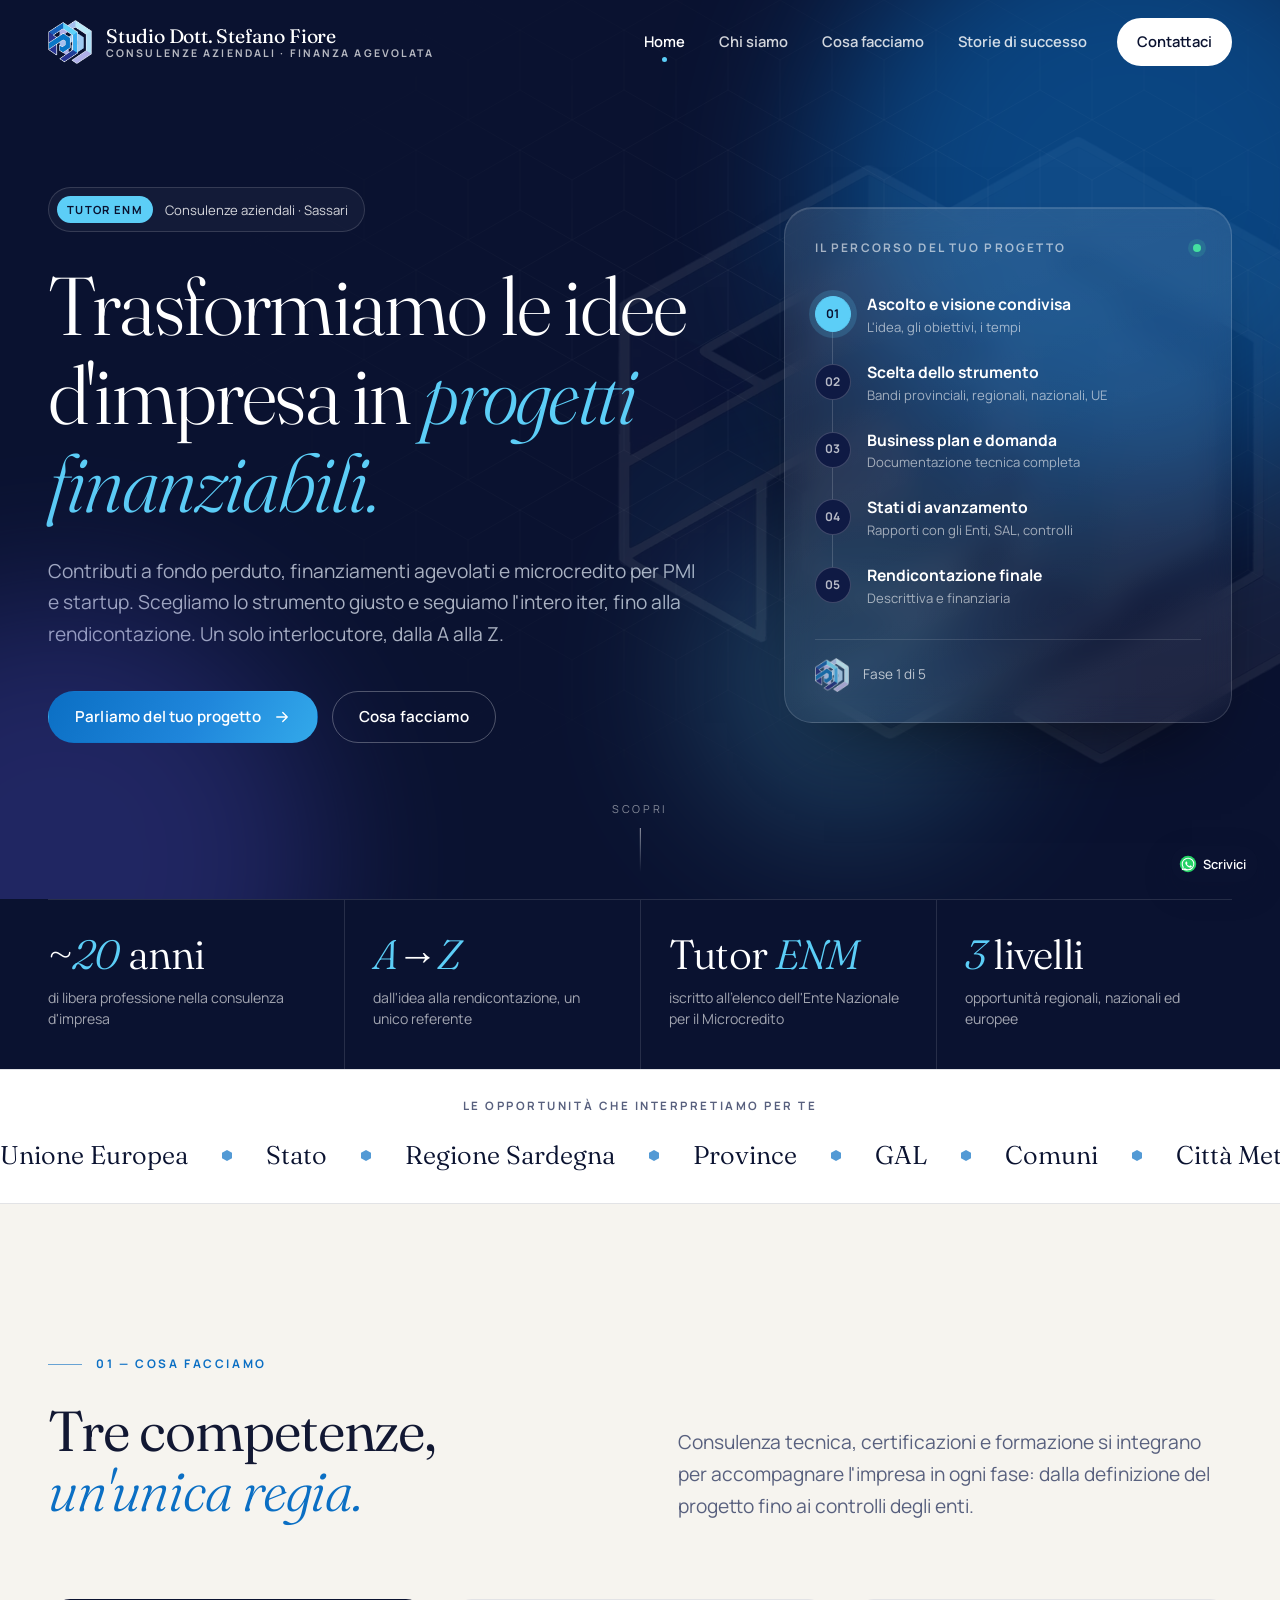
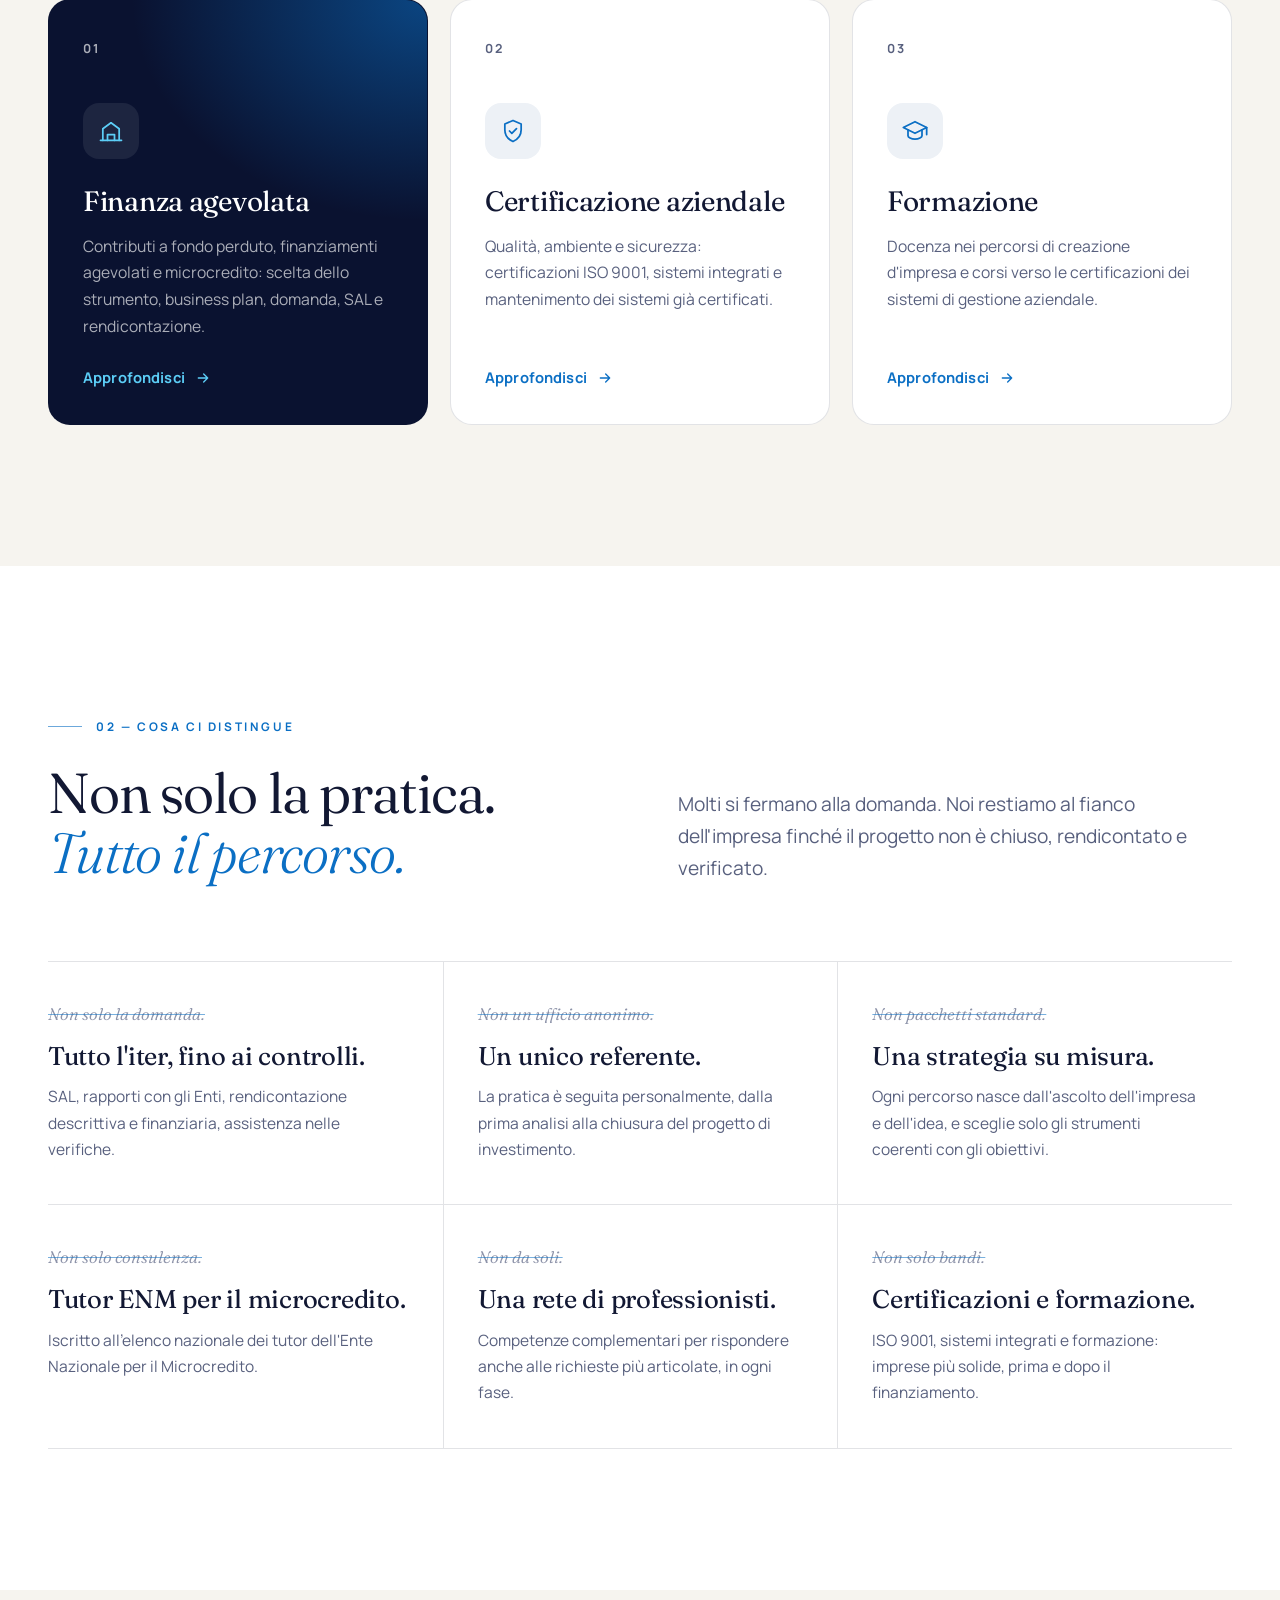
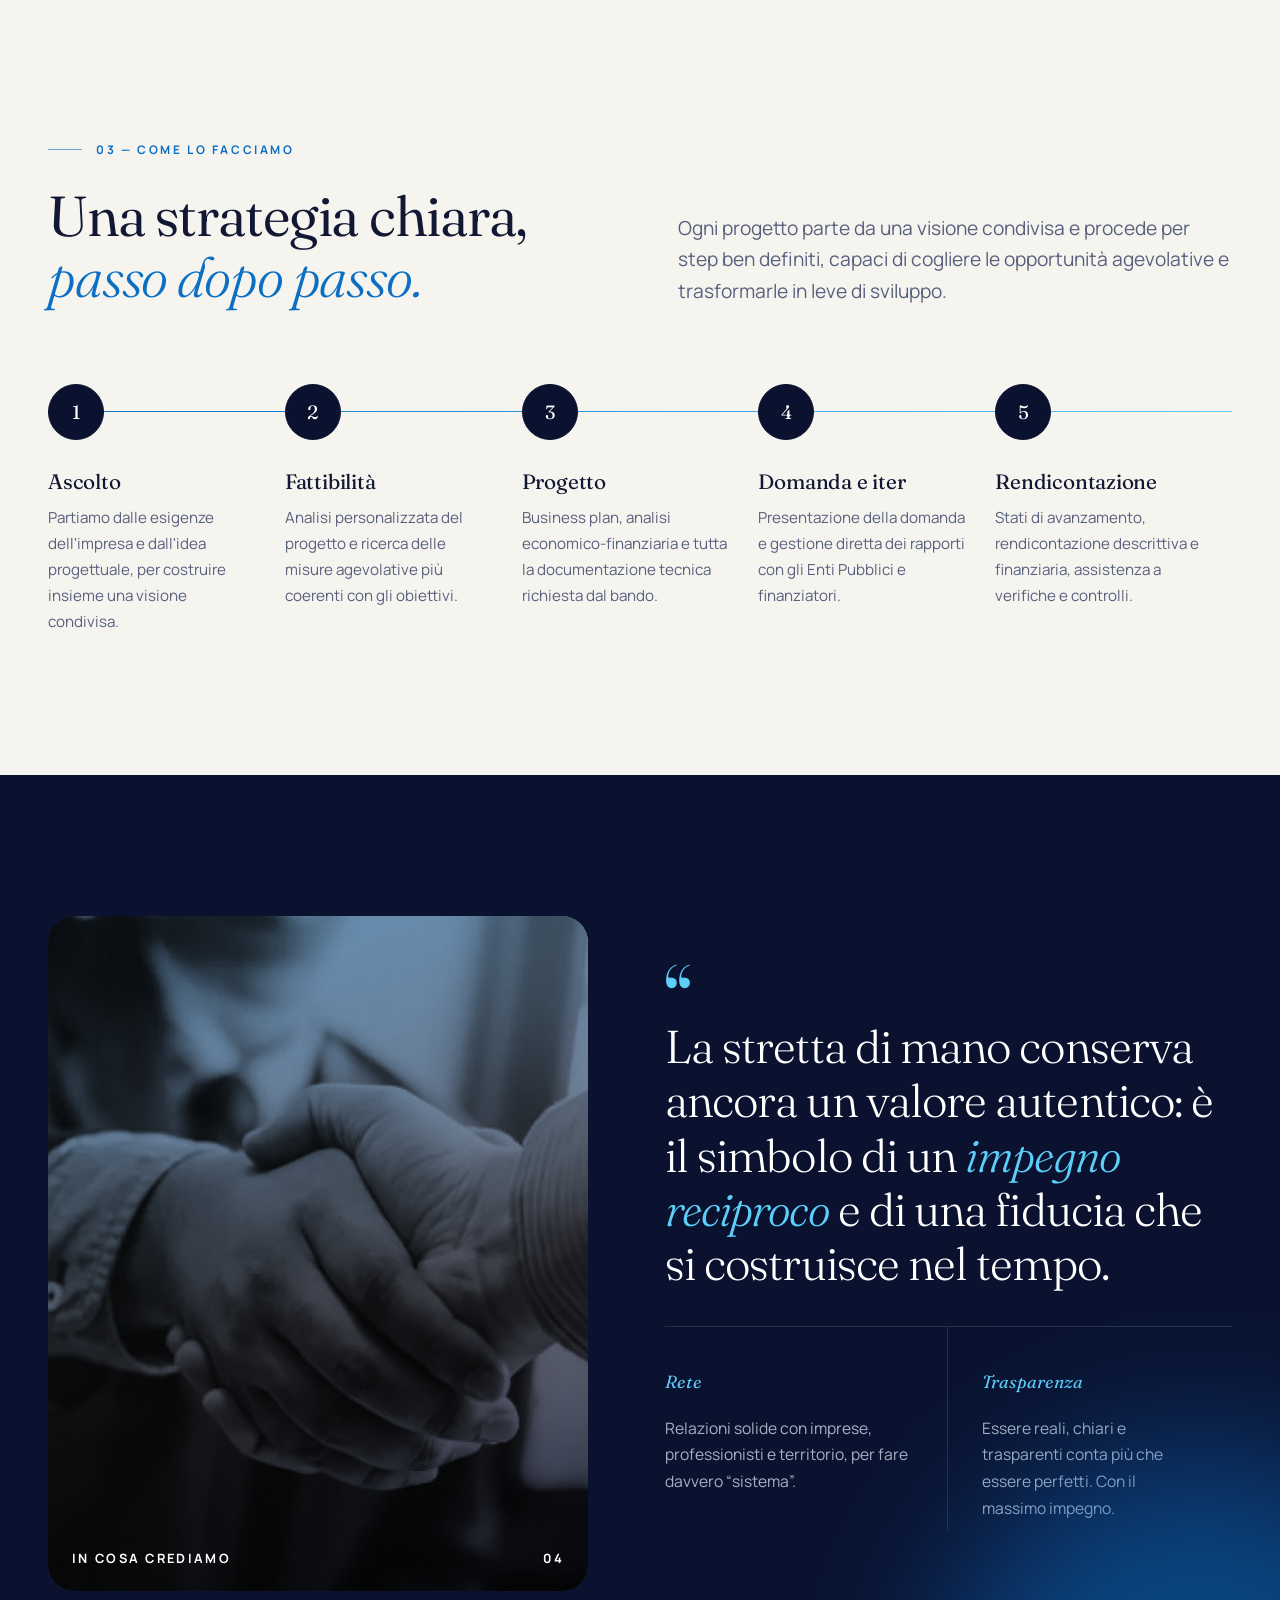
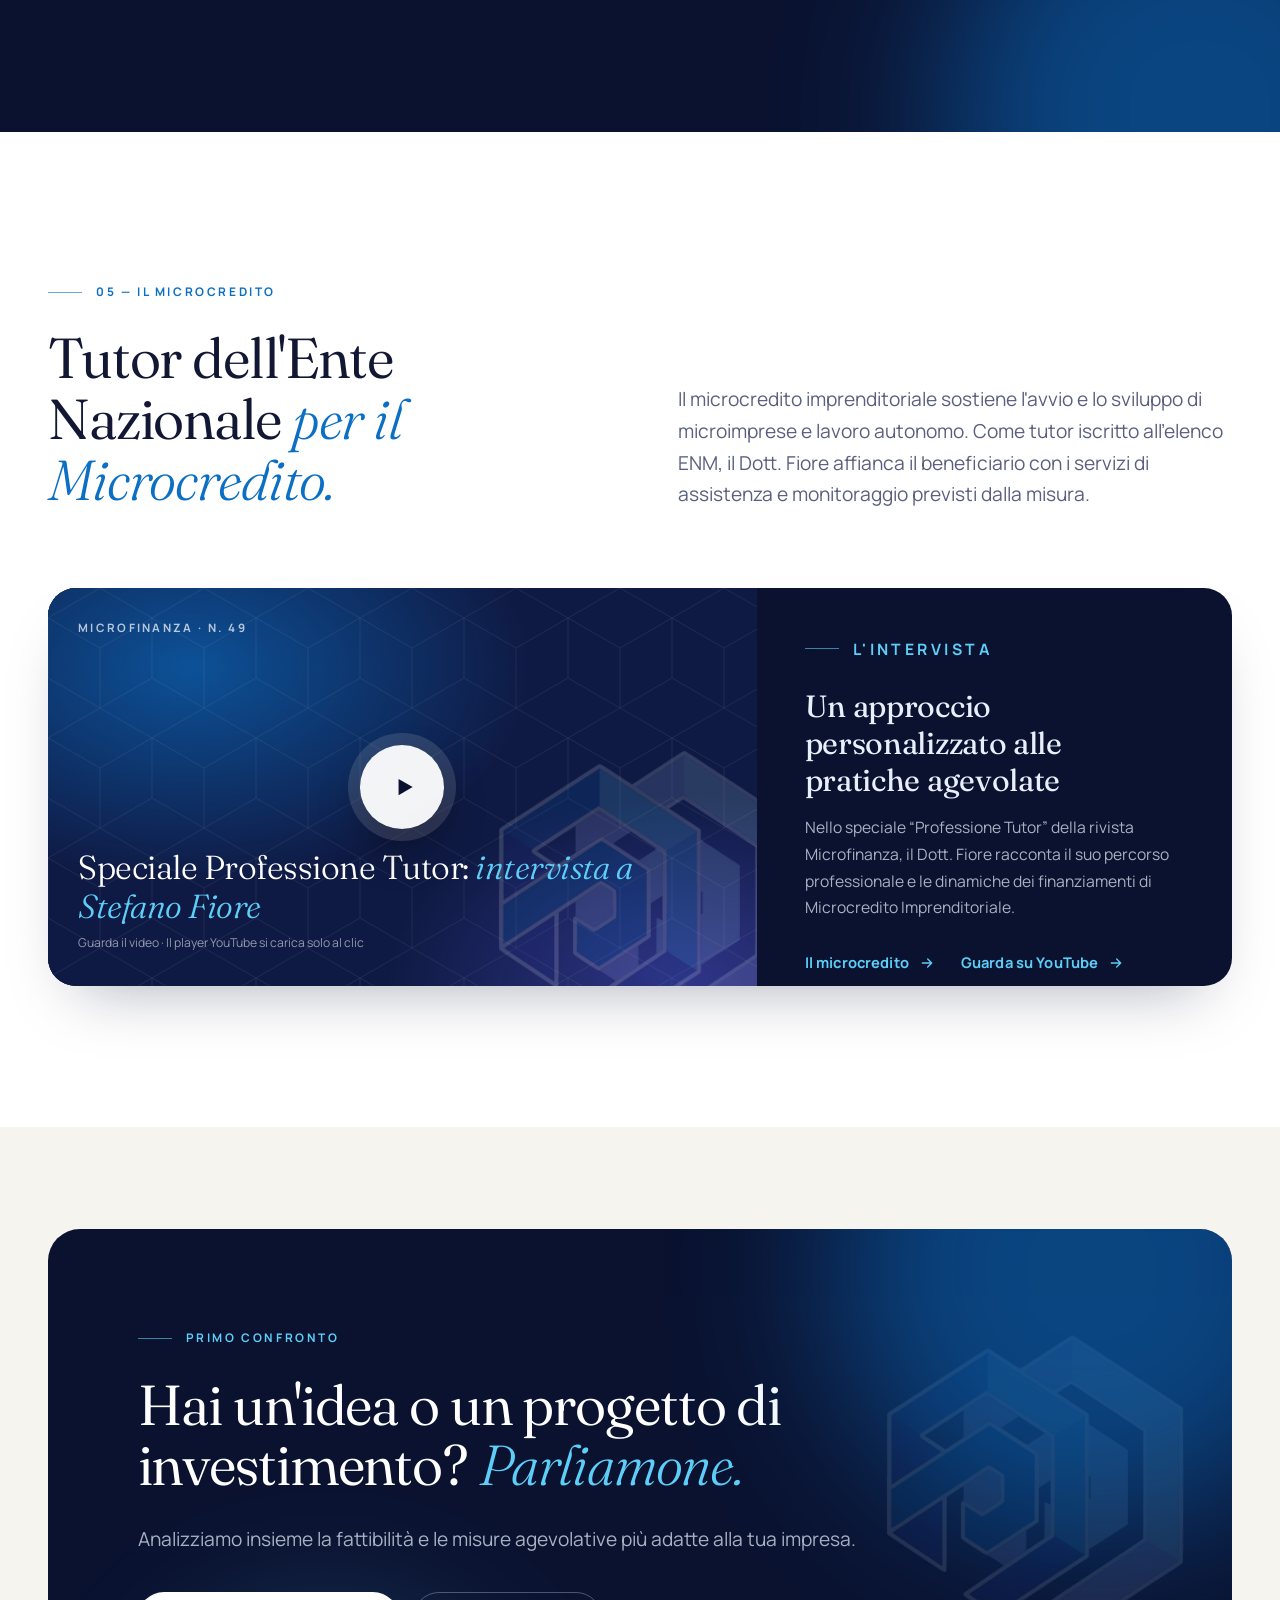
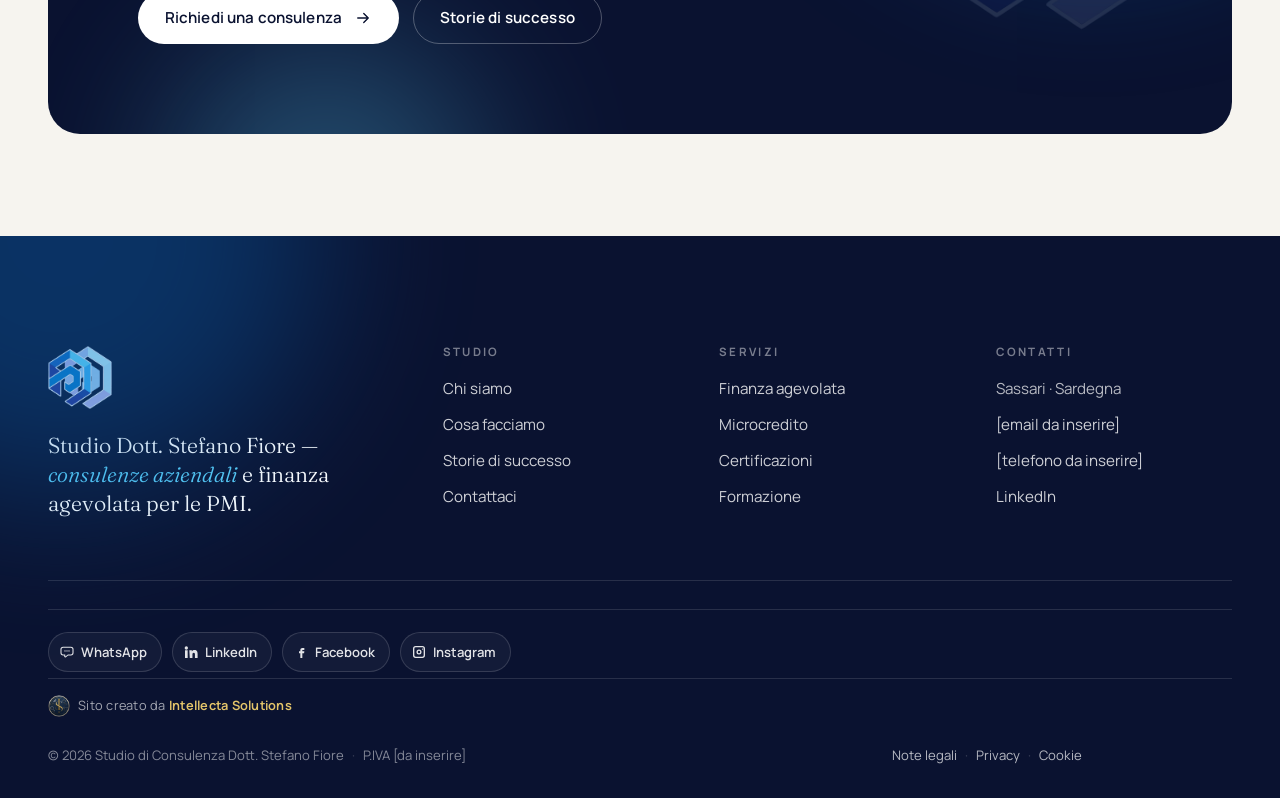
<file: index.html>
<!DOCTYPE html>
<html lang="it" class="no-js">
<head>
  <meta charset="utf-8">
  <meta name="viewport" content="width=device-width, initial-scale=1, viewport-fit=cover">
  <title>Consulenze aziendali finanza agevolata. Studio Dott. Stefano Fiore</title>
  <meta name="description" content="Studio di Consulenza del Dott. Stefano Fiore: finanza agevolata, microcredito, bandi e contributi a fondo perduto per PMI e startup. Dall'idea alla rendicontazione, dalla A alla Z.">
  <meta name="robots" content="noindex, nofollow">
  <meta name="theme-color" content="#0a1230">
  <meta property="og:type" content="website">
  <meta property="og:title" content="Consulenze aziendali finanza agevolata. Studio Dott. Stefano Fiore">
  <meta property="og:description" content="Trasformiamo le idee d'impresa in progetti finanziabili. Consulenza in finanza agevolata e microcredito, dalla A alla Z.">
  <meta property="og:image" content="assets/img/logo.webp">
  <meta property="og:locale" content="it_IT">
  <link rel="icon" type="image/png" href="assets/img/favicon.png">
  <link rel="apple-touch-icon" href="assets/img/apple-touch-icon.png">
  <link rel="preload" href="assets/fonts/fraunces-latin-opsz-normal.woff2" as="font" type="font/woff2" crossorigin>
  <link rel="preload" href="assets/fonts/manrope-latin-wght-normal.woff2" as="font" type="font/woff2" crossorigin>
  <link rel="stylesheet" href="assets/css/style.css">
  <script type="application/ld+json">
  {
    "@context": "https://schema.org",
    "@type": "ProfessionalService",
    "name": "Studio di Consulenza Dott. Stefano Fiore",
    "description": "Consulenza in finanza agevolata, microcredito, certificazioni aziendali e formazione per PMI e startup.",
    "founder": { "@type": "Person", "name": "Stefano Fiore", "honorificPrefix": "Dott.", "jobTitle": "Consulente in finanza agevolata · Tutor ENM" },
    "address": { "@type": "PostalAddress", "addressLocality": "Sassari", "addressRegion": "Sardegna", "addressCountry": "IT" },
    "areaServed": ["Sardegna", "Italia"],
    "sameAs": ["https://www.linkedin.com/in/stefano-fiore-a02bb4a3/"]
  }
  </script>
</head>
<body>
<a class="skip-link" href="index.html#contenuto">Vai al contenuto</a>

<header class="site-header">
  <div class="container">
    <a aria-label='Studio Dott. Stefano Fiore — Home' class='brand' href='index.html'>
      <span class="brand-mark">
        <img class="logo-light" src="assets/img/logo-light.webp" alt="" width="44" height="44">
        <img class="logo-dark" src="assets/img/logo.webp" alt="" width="44" height="44">
      </span>
      <span class="brand-text">
        <span class="brand-name">Studio Dott. Stefano Fiore</span>
        <span class="brand-tag">Consulenze aziendali · Finanza agevolata</span>
      </span>
    </a>
    <button class="menu-toggle" type="button" aria-expanded="false" aria-controls="nav" aria-label="Apri il menu"><span></span><span></span></button>
    <nav class="nav" id="nav" aria-label="Principale">
      <a aria-current='page' href='index.html'>Home</a>
      <a href='chi-siamo.html'>Chi siamo</a>
      <a href='cosa-facciamo.html'>Cosa facciamo</a>
      <a href='storie-di-successo.html'>Storie di successo</a>
      <a class='nav-cta' href='contatti.html'>Contattaci</a>
    </nav>
  </div>
</header>

<main id="contenuto">

  <!-- HERO -->
  <section class="hero on-dark">
    <div class="glow glow--royal" aria-hidden="true"></div>
    <div class="glow glow--lav" aria-hidden="true"></div>
    <div class="glow glow--sky" aria-hidden="true"></div>
    <div class="iso-pattern" aria-hidden="true"></div>
    <img class="hero-mark" src="assets/img/logo-light.webp" alt="" aria-hidden="true" width="640" height="634">

    <div class="container hero-grid">
      <div>
        <p class="hero-badge reveal"><b>Tutor ENM</b> Consulenze aziendali · Sassari</p>
        <h1 class="reveal" data-delay="1">Trasformiamo le idee d'impresa in <em>progetti finanziabili.</em></h1>
        <p class="lead reveal" data-delay="2">Contributi a fondo perduto, finanziamenti agevolati e microcredito per PMI e startup. Scegliamo lo strumento giusto e seguiamo l'intero iter, fino alla rendicontazione. Un solo interlocutore, dalla A alla Z.</p>
        <div class="hero-actions reveal" data-delay="3">
          <a class='btn btn--primary' href='contatti.html'>Parliamo del tuo progetto
            <svg viewBox="0 0 24 24" fill="none" stroke="currentColor" stroke-width="1.8" stroke-linecap="round" stroke-linejoin="round" aria-hidden="true"><path d="M5 12h14M13 6l6 6-6 6"/></svg>
          </a>
          <a class='btn btn--ghost' href='cosa-facciamo.html'>Cosa facciamo</a>
        </div>
      </div>

      <aside class="journey reveal" data-delay="3" aria-label="Il percorso di un progetto agevolato">
        <div class="journey-head"><span>Il percorso del tuo progetto</span><span class="dot" aria-hidden="true"></span></div>
        <ol>
          <li class="is-active"><span class="step-dot">01</span><span><span class="step-title">Ascolto e visione condivisa</span><span class="step-sub">L'idea, gli obiettivi, i tempi</span></span></li>
          <li><span class="step-dot">02</span><span><span class="step-title">Scelta dello strumento</span><span class="step-sub">Bandi provinciali, regionali, nazionali, UE</span></span></li>
          <li><span class="step-dot">03</span><span><span class="step-title">Business plan e domanda</span><span class="step-sub">Documentazione tecnica completa</span></span></li>
          <li><span class="step-dot">04</span><span><span class="step-title">Stati di avanzamento</span><span class="step-sub">Rapporti con gli Enti, SAL, controlli</span></span></li>
          <li><span class="step-dot">05</span><span><span class="step-title">Rendicontazione finale</span><span class="step-sub">Descrittiva e finanziaria</span></span></li>
        </ol>
        <div class="journey-foot">
          <img class="journey-mark" src="assets/img/logo-light.webp" alt="" width="34" height="34">
          <span class="journey-status" aria-live="off">Un affiancamento continuo, fase dopo fase</span>
        </div>
      </aside>
    </div>

    <a class="hero-scroll" href="index.html#servizi" aria-label="Scorri alla sezione successiva">Scopri<span></span></a>
  </section>

  <!-- CREDENZIALI -->
  <section class="credentials on-dark" aria-label="In sintesi">
    <div class="container">
      <div class="credentials-grid">
        <div class="credential reveal"><strong>~<em>20</em> anni</strong><span>di libera professione nella consulenza d'impresa</span></div>
        <div class="credential reveal" data-delay="1"><strong><em>A</em>→<em>Z</em></strong><span>dall'idea alla rendicontazione, un unico referente</span></div>
        <div class="credential reveal" data-delay="2"><strong>Tutor <em>ENM</em></strong><span>iscritto all'elenco dell'Ente Nazionale per il Microcredito</span></div>
        <div class="credential reveal" data-delay="3"><strong><em>3</em> livelli</strong><span>opportunità regionali, nazionali ed europee</span></div>
      </div>
    </div>
  </section>

  <!-- TICKER ENTI -->
  <div class="ticker" aria-label="Da chi arrivano le agevolazioni">
    <p class="ticker-label">Le opportunità che interpretiamo per te</p>
    <div class="ticker-track">
      <ul>
        <li>Unione Europea</li><li>Stato</li><li>Regione Sardegna</li><li>Province</li><li>GAL</li><li>Comuni</li><li>Città Metropolitane</li><li>Camere di Commercio</li><li>Istituti di credito</li><li>Fondazioni</li><li>Microcredito</li>
      </ul>
      <ul aria-hidden="true">
        <li>Unione Europea</li><li>Stato</li><li>Regione Sardegna</li><li>Province</li><li>GAL</li><li>Comuni</li><li>Città Metropolitane</li><li>Camere di Commercio</li><li>Istituti di credito</li><li>Fondazioni</li><li>Microcredito</li>
      </ul>
    </div>
  </div>

  <!-- SERVIZI -->
  <section class="section" id="servizi">
    <div class="container">
      <div class="section-head">
        <div class="reveal">
          <p class="eyebrow">01 — Cosa facciamo</p>
          <h2>Tre competenze, <em>un'unica regia.</em></h2>
        </div>
        <p class="lead reveal" data-delay="1">Consulenza tecnica, certificazioni e formazione si integrano per accompagnare l'impresa in ogni fase: dalla definizione del progetto fino ai controlli degli enti.</p>
      </div>

      <div class="services">
        <a class='service service--feature reveal' href='cosa-facciamo.html#finanza-agevolata'>
          <span class="service-num">01</span>
          <span class="service-icon"><svg viewBox="0 0 24 24" fill="none" stroke="currentColor" stroke-width="1.5" stroke-linecap="round" stroke-linejoin="round" aria-hidden="true"><path d="M3 20h18"/><path d="M5 20V10l7-5 7 5v10"/><path d="M9 20v-5h6v5"/><path d="M12 5v0"/></svg></span>
          <h3>Finanza agevolata</h3>
          <p>Contributi a fondo perduto, finanziamenti agevolati e microcredito: scelta dello strumento, business plan, domanda, SAL e rendicontazione.</p>
          <span class="link-arrow">Approfondisci <svg viewBox="0 0 24 24" fill="none" stroke="currentColor" stroke-width="2" stroke-linecap="round" stroke-linejoin="round" aria-hidden="true"><path d="M5 12h14M13 6l6 6-6 6"/></svg></span>
        </a>
        <a class='service reveal' data-delay='1' href='cosa-facciamo.html#certificazioni'>
          <span class="service-num">02</span>
          <span class="service-icon"><svg viewBox="0 0 24 24" fill="none" stroke="currentColor" stroke-width="1.5" stroke-linecap="round" stroke-linejoin="round" aria-hidden="true"><path d="M12 3l7 3v5c0 4.5-3 8.3-7 10-4-1.7-7-5.5-7-10V6z"/><path d="M9 12l2 2 4-4"/></svg></span>
          <h3>Certificazione aziendale</h3>
          <p>Qualità, ambiente e sicurezza: certificazioni ISO 9001, sistemi integrati e mantenimento dei sistemi già certificati.</p>
          <span class="link-arrow">Approfondisci <svg viewBox="0 0 24 24" fill="none" stroke="currentColor" stroke-width="2" stroke-linecap="round" stroke-linejoin="round" aria-hidden="true"><path d="M5 12h14M13 6l6 6-6 6"/></svg></span>
        </a>
        <a class='service reveal' data-delay='2' href='cosa-facciamo.html#formazione'>
          <span class="service-num">03</span>
          <span class="service-icon"><svg viewBox="0 0 24 24" fill="none" stroke="currentColor" stroke-width="1.5" stroke-linecap="round" stroke-linejoin="round" aria-hidden="true"><path d="M2 9l10-5 10 5-10 5z"/><path d="M6 11v5c0 1.5 2.7 3 6 3s6-1.5 6-3v-5"/><path d="M22 9v6"/></svg></span>
          <h3>Formazione</h3>
          <p>Docenza nei percorsi di creazione d'impresa e corsi verso le certificazioni dei sistemi di gestione aziendale.</p>
          <span class="link-arrow">Approfondisci <svg viewBox="0 0 24 24" fill="none" stroke="currentColor" stroke-width="2" stroke-linecap="round" stroke-linejoin="round" aria-hidden="true"><path d="M5 12h14M13 6l6 6-6 6"/></svg></span>
        </a>
      </div>
    </div>
  </section>

  <!-- COSA CI DISTINGUE -->
  <section class="section section--white" id="differenza">
    <div class="container">
      <div class="section-head">
        <div class="reveal">
          <p class="eyebrow">02 — Cosa ci distingue</p>
          <h2>Non solo la pratica. <em>Tutto il percorso.</em></h2>
        </div>
        <p class="lead reveal" data-delay="1">Molti si fermano alla domanda. Noi restiamo al fianco dell'impresa finché il progetto non è chiuso, rendicontato e verificato.</p>
      </div>
      <div class="diff-grid">
        <div class="diff reveal"><s>Non solo la domanda.</s><h3>Tutto l'iter, fino ai controlli.</h3><p>SAL, rapporti con gli Enti, rendicontazione descrittiva e finanziaria, assistenza nelle verifiche.</p></div>
        <div class="diff reveal" data-delay="1"><s>Non un ufficio anonimo.</s><h3>Un unico referente.</h3><p>La pratica è seguita personalmente, dalla prima analisi alla chiusura del progetto di investimento.</p></div>
        <div class="diff reveal" data-delay="2"><s>Non pacchetti standard.</s><h3>Una strategia su misura.</h3><p>Ogni percorso nasce dall'ascolto dell'impresa e dell'idea, e sceglie solo gli strumenti coerenti con gli obiettivi.</p></div>
        <div class="diff reveal"><s>Non solo consulenza.</s><h3>Tutor ENM per il microcredito.</h3><p>Iscritto all'elenco nazionale dei tutor dell'Ente Nazionale per il Microcredito.</p></div>
        <div class="diff reveal" data-delay="1"><s>Non da soli.</s><h3>Una rete di professionisti.</h3><p>Competenze complementari per rispondere anche alle richieste più articolate, in ogni fase.</p></div>
        <div class="diff reveal" data-delay="2"><s>Non solo bandi.</s><h3>Certificazioni e formazione.</h3><p>ISO 9001, sistemi integrati e formazione: imprese più solide, prima e dopo il finanziamento.</p></div>
      </div>
    </div>
  </section>

  <!-- METODO -->
  <section class="section">
    <div class="container">
      <div class="section-head">
        <div class="reveal">
          <p class="eyebrow">03 — Come lo facciamo</p>
          <h2>Una strategia chiara, <em>passo dopo passo.</em></h2>
        </div>
        <p class="lead reveal" data-delay="1">Ogni progetto parte da una visione condivisa e procede per step ben definiti, capaci di cogliere le opportunità agevolative e trasformarle in leve di sviluppo.</p>
      </div>

      <ol class="steps">
        <li class="progress-line" aria-hidden="true"></li>
        <li class="step"><span class="step-marker">1</span><div><h3>Ascolto</h3><p>Partiamo dalle esigenze dell'impresa e dall'idea progettuale, per costruire insieme una visione condivisa.</p></div></li>
        <li class="step"><span class="step-marker">2</span><div><h3>Fattibilità</h3><p>Analisi personalizzata del progetto e ricerca delle misure agevolative più coerenti con gli obiettivi.</p></div></li>
        <li class="step"><span class="step-marker">3</span><div><h3>Progetto</h3><p>Business plan, analisi economico-finanziaria e tutta la documentazione tecnica richiesta dal bando.</p></div></li>
        <li class="step"><span class="step-marker">4</span><div><h3>Domanda e iter</h3><p>Presentazione della domanda e gestione diretta dei rapporti con gli Enti Pubblici e finanziatori.</p></div></li>
        <li class="step"><span class="step-marker">5</span><div><h3>Rendicontazione</h3><p>Stati di avanzamento, rendicontazione descrittiva e finanziaria, assistenza a verifiche e controlli.</p></div></li>
      </ol>
    </div>
  </section>

  <!-- MANIFESTO -->
  <section class="section section--dark on-dark">
    <div class="glow glow--royal" style="width:520px;height:520px;right:-180px;bottom:-240px" aria-hidden="true"></div>
    <div class="container manifesto">
      <figure class="photo-frame" style="margin:0">
        <img src="assets/img/stretta-di-mano.webp" alt="Due professionisti si stringono la mano" width="1200" height="720" loading="lazy">
        <figcaption class="photo-caption"><span>In cosa crediamo</span><span>04</span></figcaption>
      </figure>
      <div>
        <span class="quote-mark reveal" aria-hidden="true">“</span>
        <blockquote class="quote reveal" data-delay="1">La stretta di mano conserva ancora un valore autentico: è il simbolo di un <em>impegno reciproco</em> e di una fiducia che si costruisce nel tempo.</blockquote>
        <div class="values reveal" data-delay="2" style="grid-template-columns:1fr 1fr">
          <div class="value"><span class="value-num">Rete</span><p>Relazioni solide con imprese, professionisti e territorio, per fare davvero “sistema”.</p></div>
          <div class="value"><span class="value-num">Trasparenza</span><p>Essere reali, chiari e trasparenti conta più che essere perfetti. Con il massimo impegno.</p></div>
        </div>
      </div>
    </div>
  </section>

  <!-- INTERVISTA -->
  <section class="section section--white">
    <div class="container">
      <div class="section-head">
        <div class="reveal">
          <p class="eyebrow">05 — Il microcredito</p>
          <h2>Tutor dell'Ente Nazionale <em>per il Microcredito.</em></h2>
        </div>
        <p class="lead reveal" data-delay="1">Il microcredito imprenditoriale sostiene l'avvio e lo sviluppo di microimprese e lavoro autonomo. Come tutor iscritto all'elenco ENM, il Dott. Fiore affianca il beneficiario con i servizi di assistenza e monitoraggio previsti dalla misura.</p>
      </div>

      <div class="video-card reveal">
        <div class="video-embed">
          <button class="video-poster" type="button" data-youtube="oFjdlyHHA90" data-start="47" data-title="Speciale Professione Tutor — Intervista a Stefano Fiore">
            <span class="iso-pattern" aria-hidden="true"></span>
            <img class="video-poster-mark" src="assets/img/logo-light.webp" alt="" aria-hidden="true" width="300" height="297">
            <span class="video-poster-top">Microfinanza · N. 49</span>
            <span class="play" aria-hidden="true"><svg viewBox="0 0 24 24" fill="currentColor"><path d="M7 4.5v15l13-7.5z"/></svg></span>
            <span>
              <span class="video-poster-title">Speciale Professione Tutor: <em>intervista a Stefano Fiore</em></span><br>
              <span class="video-note">Guarda il video · Il player YouTube si carica solo al clic</span>
            </span>
          </button>
        </div>
        <div class="video-body on-dark">
          <p class="eyebrow">L'intervista</p>
          <h3>Un approccio personalizzato alle pratiche agevolate</h3>
          <p>Nello speciale “Professione Tutor” della rivista Microfinanza, il Dott. Fiore racconta il suo percorso professionale e le dinamiche dei finanziamenti di Microcredito Imprenditoriale.</p>
          <p style="display:flex;flex-wrap:wrap;gap:12px 26px;margin:0"><a class='link-arrow' href='cosa-facciamo.html#microcredito'>Il microcredito <svg viewBox="0 0 24 24" fill="none" stroke="currentColor" stroke-width="2" stroke-linecap="round" stroke-linejoin="round" aria-hidden="true"><path d="M5 12h14M13 6l6 6-6 6"/></svg></a><a class="link-arrow" href="https://www.youtube.com/watch?v=oFjdlyHHA90&amp;t=47s" target="_blank" rel="noopener">Guarda su YouTube <svg viewBox="0 0 24 24" fill="none" stroke="currentColor" stroke-width="2" stroke-linecap="round" stroke-linejoin="round" aria-hidden="true"><path d="M5 12h14M13 6l6 6-6 6"/></svg></a></p>
        </div>
      </div>
    </div>
  </section>

  <!-- CTA -->
  <section class="section section--tight">
    <div class="container">
      <div class="cta-band on-dark reveal">
        <div class="glow glow--royal" aria-hidden="true"></div>
        <div class="glow glow--sky" aria-hidden="true"></div>
        <img class="cta-band-mark" src="assets/img/logo-light.webp" alt="" aria-hidden="true" width="300" height="297">
        <p class="eyebrow">Primo confronto</p>
        <h2>Hai un'idea o un progetto di investimento? <em>Parliamone.</em></h2>
        <p class="lead">Analizziamo insieme la fattibilità e le misure agevolative più adatte alla tua impresa.</p>
        <div class="cta-actions">
          <a class='btn btn--light' href='contatti.html'>Richiedi una consulenza
            <svg viewBox="0 0 24 24" fill="none" stroke="currentColor" stroke-width="1.8" stroke-linecap="round" stroke-linejoin="round" aria-hidden="true"><path d="M5 12h14M13 6l6 6-6 6"/></svg>
          </a>
          <a class='btn btn--ghost' href='storie-di-successo.html'>Storie di successo</a>
        </div>
      </div>
    </div>
  </section>

</main>

<footer class="site-footer on-dark">
  <div class="glow glow--royal" aria-hidden="true"></div>
  <div class="container">
    <div class="footer-top">
      <div class="footer-brand">
        <img src="assets/img/logo-light.webp" alt="Logo Studio Dott. Stefano Fiore" width="64" height="63" loading="lazy">
        <p>Studio Dott. Stefano Fiore — <em>consulenze aziendali</em> e finanza agevolata per le PMI.</p>
      </div>
      <div class="footer-col">
        <h4>Studio</h4>
        <ul>
          <li><a href='chi-siamo.html'>Chi siamo</a></li>
          <li><a href='cosa-facciamo.html'>Cosa facciamo</a></li>
          <li><a href='storie-di-successo.html'>Storie di successo</a></li>
          <li><a href='contatti.html'>Contattaci</a></li>
        </ul>
      </div>
      <div class="footer-col">
        <h4>Servizi</h4>
        <ul>
          <li><a href='cosa-facciamo.html#finanza-agevolata'>Finanza agevolata</a></li>
          <li><a href='cosa-facciamo.html#microcredito'>Microcredito</a></li>
          <li><a href='cosa-facciamo.html#certificazioni'>Certificazioni</a></li>
          <li><a href='cosa-facciamo.html#formazione'>Formazione</a></li>
        </ul>
      </div>
      <div class="footer-col">
        <h4>Contatti</h4>
        <ul>
          <li>Sassari · Sardegna</li>
          <li><a href="mailto:[email-da-inserire]">[email da inserire]</a></li>
          <li><a href="tel:[telefono]">[telefono da inserire]</a></li>
          <li><a href="https://www.linkedin.com/in/stefano-fiore-a02bb4a3/" target="_blank" rel="noopener">LinkedIn</a></li>
        </ul>
      </div>
    </div>
    <nav class="social" aria-label="Social e messaggistica">
      <a class="social-btn social-wa" href="https://wa.me/" target="_blank" rel="noopener" aria-label="WhatsApp">
        <svg viewBox="0 0 24 24" aria-hidden="true" fill="none">
  <path d="M6.2 4.8h11.6A3.2 3.2 0 0 1 21 8v5.2a3.2 3.2 0 0 1-3.2 3.2h-4.15l-3.7 2.85c-.55.42-1.35.03-1.35-.66v-2.19H6.2A3.2 3.2 0 0 1 3 13.2V8a3.2 3.2 0 0 1 3.2-3.2Z" stroke="currentColor" stroke-width="1.6"/>
  <circle cx="9" cy="10.4" r="1" fill="currentColor"/>
  <circle cx="12" cy="10.4" r="1" fill="currentColor"/>
  <circle cx="15" cy="10.4" r="1" fill="currentColor"/>
</svg>
        <span>WhatsApp</span>
      </a>
      <a class="social-btn" href="https://www.linkedin.com/in/stefano-fiore-a02bb4a3/" target="_blank" rel="noopener" aria-label="LinkedIn">
        <svg viewBox="0 0 24 24" aria-hidden="true"><path fill="currentColor" d="M4.98 3.5a2.5 2.5 0 1 1 0 5 2.5 2.5 0 0 1 0-5zM3 9.5h4V21H3zM9.5 9.5h3.8v1.6h.05c.53-1 1.83-2.05 3.77-2.05 4.03 0 4.78 2.65 4.78 6.1V21h-4v-5.2c0-1.24-.02-2.84-1.73-2.84-1.73 0-2 1.35-2 2.75V21h-4z"/></svg>
        <span>LinkedIn</span>
      </a>
      <a class="social-btn" href="https://www.facebook.com/studiostefanofiore" target="_blank" rel="noopener" aria-label="Facebook">
        <svg viewBox="0 0 24 24" aria-hidden="true"><path fill="currentColor" d="M14 9h3V6h-3c-1.7 0-3 1.3-3 3v2H9v3h2v7h3v-7h2.6l.4-3H14V9z"/></svg>
        <span>Facebook</span>
      </a>
      <a class="social-btn" href="https://www.instagram.com/studiostefanofiore/" target="_blank" rel="noopener" aria-label="Instagram">
        <svg viewBox="0 0 24 24" aria-hidden="true"><path fill="currentColor" d="M7 3h10a4 4 0 0 1 4 4v10a4 4 0 0 1-4 4H7a4 4 0 0 1-4-4V7a4 4 0 0 1 4-4zm10 2H7a2 2 0 0 0-2 2v10a2 2 0 0 0 2 2h10a2 2 0 0 0 2-2V7a2 2 0 0 0-2-2zm-5 3.2A3.8 3.8 0 1 1 8.2 12 3.8 3.8 0 0 1 12 8.2zm0 2A1.8 1.8 0 1 0 13.8 12 1.8 1.8 0 0 0 12 10.2zM17.4 6.6a1 1 0 1 1-1 1 1 1 0 0 1 1-1z"/></svg>
        <span>Instagram</span>
      </a>
    </nav>
    <div class="credits">
      <a class="credits-link" href="https://intellectasolutions.it" target="_blank" rel="noopener">
        <img class="credits-logo" src="assets/img/intellecta.png" alt="IntellectaSolutions" width="22" height="22">
        <span>Sito creato da <em class="credits-name">Intellecta Solutions</em></span>
      </a>
    </div>
    <div class="footer-bottom">
      <span>© <span data-year>2026</span> Studio di Consulenza Dott. Stefano Fiore<span class="sep">·</span>P.IVA [da inserire]</span>
      <span><a href="note-legali.html">Note legali</a><span class="sep">·</span><a href="privacy.html">Privacy</a><span class="sep">·</span><a href="cookie.html">Cookie</a></span>
    </div>
  </div>
</footer>


<a class="wa-float" href="https://wa.me/" target="_blank" rel="noopener">
  <svg viewBox="0 0 24 24" aria-hidden="true">
  <circle cx="12" cy="12" r="11" fill="#25D366"/>
  <path fill="#fff" d="M16.7 14.55c-.22-.11-1.28-.63-1.48-.7-.2-.07-.34-.11-.49.11-.14.22-.56.7-.68.84-.13.15-.25.16-.47.05-.22-.11-.91-.34-1.74-1.07-.64-.57-1.08-1.28-1.2-1.5-.13-.22-.01-.33.1-.44.1-.1.22-.25.32-.37.1-.13.14-.22.22-.36.07-.15.03-.27-.02-.38-.05-.11-.49-1.17-.67-1.6-.18-.42-.35-.36-.49-.37h-.41c-.15 0-.38.05-.57.27-.2.22-.75.73-.75 1.78s.77 2.07.87 2.21c.11.15 1.52 2.32 3.68 3.25.51.22.91.35 1.22.45.52.16.98.14 1.35.08.41-.06 1.28-.52 1.46-1.03.18-.5.18-.93.13-1.02-.05-.09-.2-.15-.42-.26zM12.04 3.6A8.38 8.38 0 0 0 3.67 12c0 1.48.39 2.92 1.13 4.19L3.6 20.4l2.28-.6A8.4 8.4 0 0 0 12.04 20.4h.01A8.38 8.38 0 0 0 20.42 12 8.38 8.38 0 0 0 12.05 3.6zm0 15.3h-.01a6.97 6.97 0 0 1-3.55-.98l-.25-.15-2.65.7.71-2.58-.17-.26A6.96 6.96 0 0 1 5.07 12c0-3.85 3.14-6.98 7-6.98 1.87 0 3.62.73 4.94 2.05A6.94 6.94 0 0 1 19.05 12c0 3.85-3.14 6.9-7 6.9z"/>
</svg>
  <span>Scrivici</span>
</a>
<script src="assets/js/main.js" defer></script>
</body>
</html>
</file>
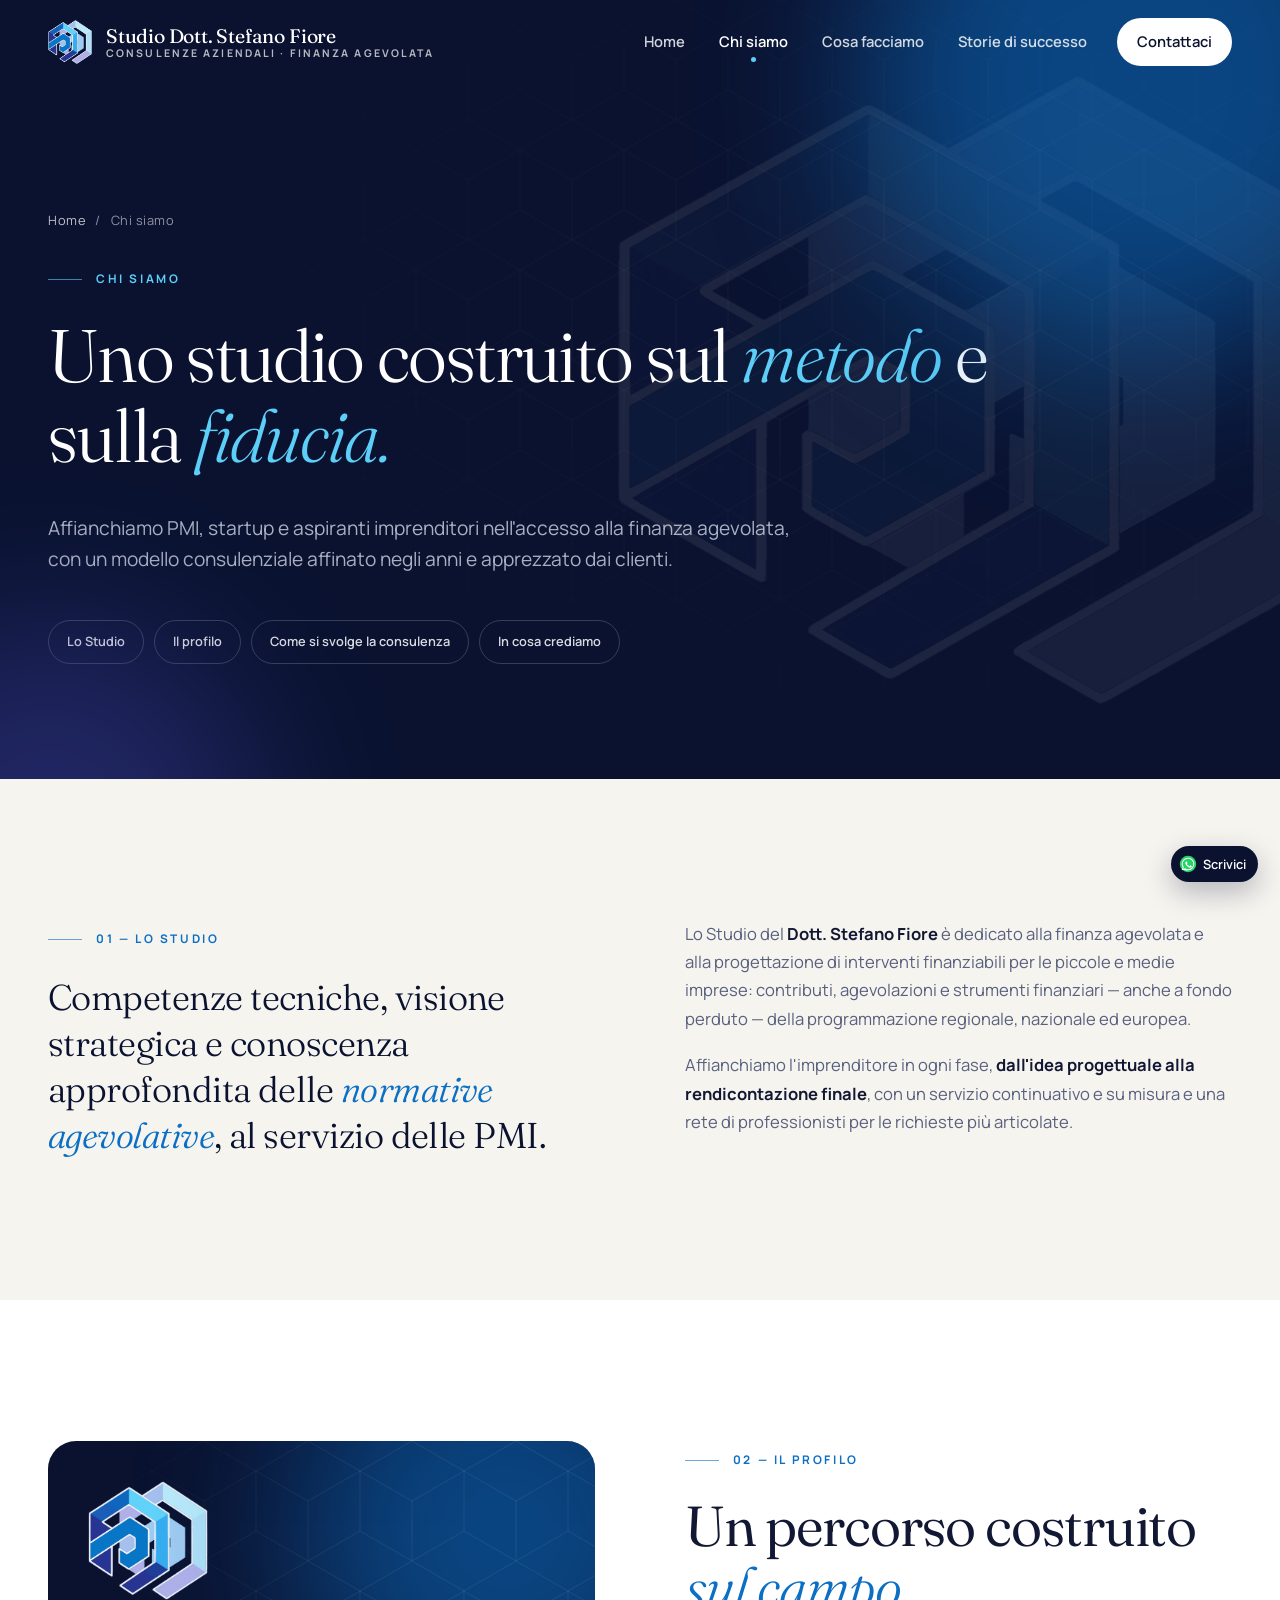
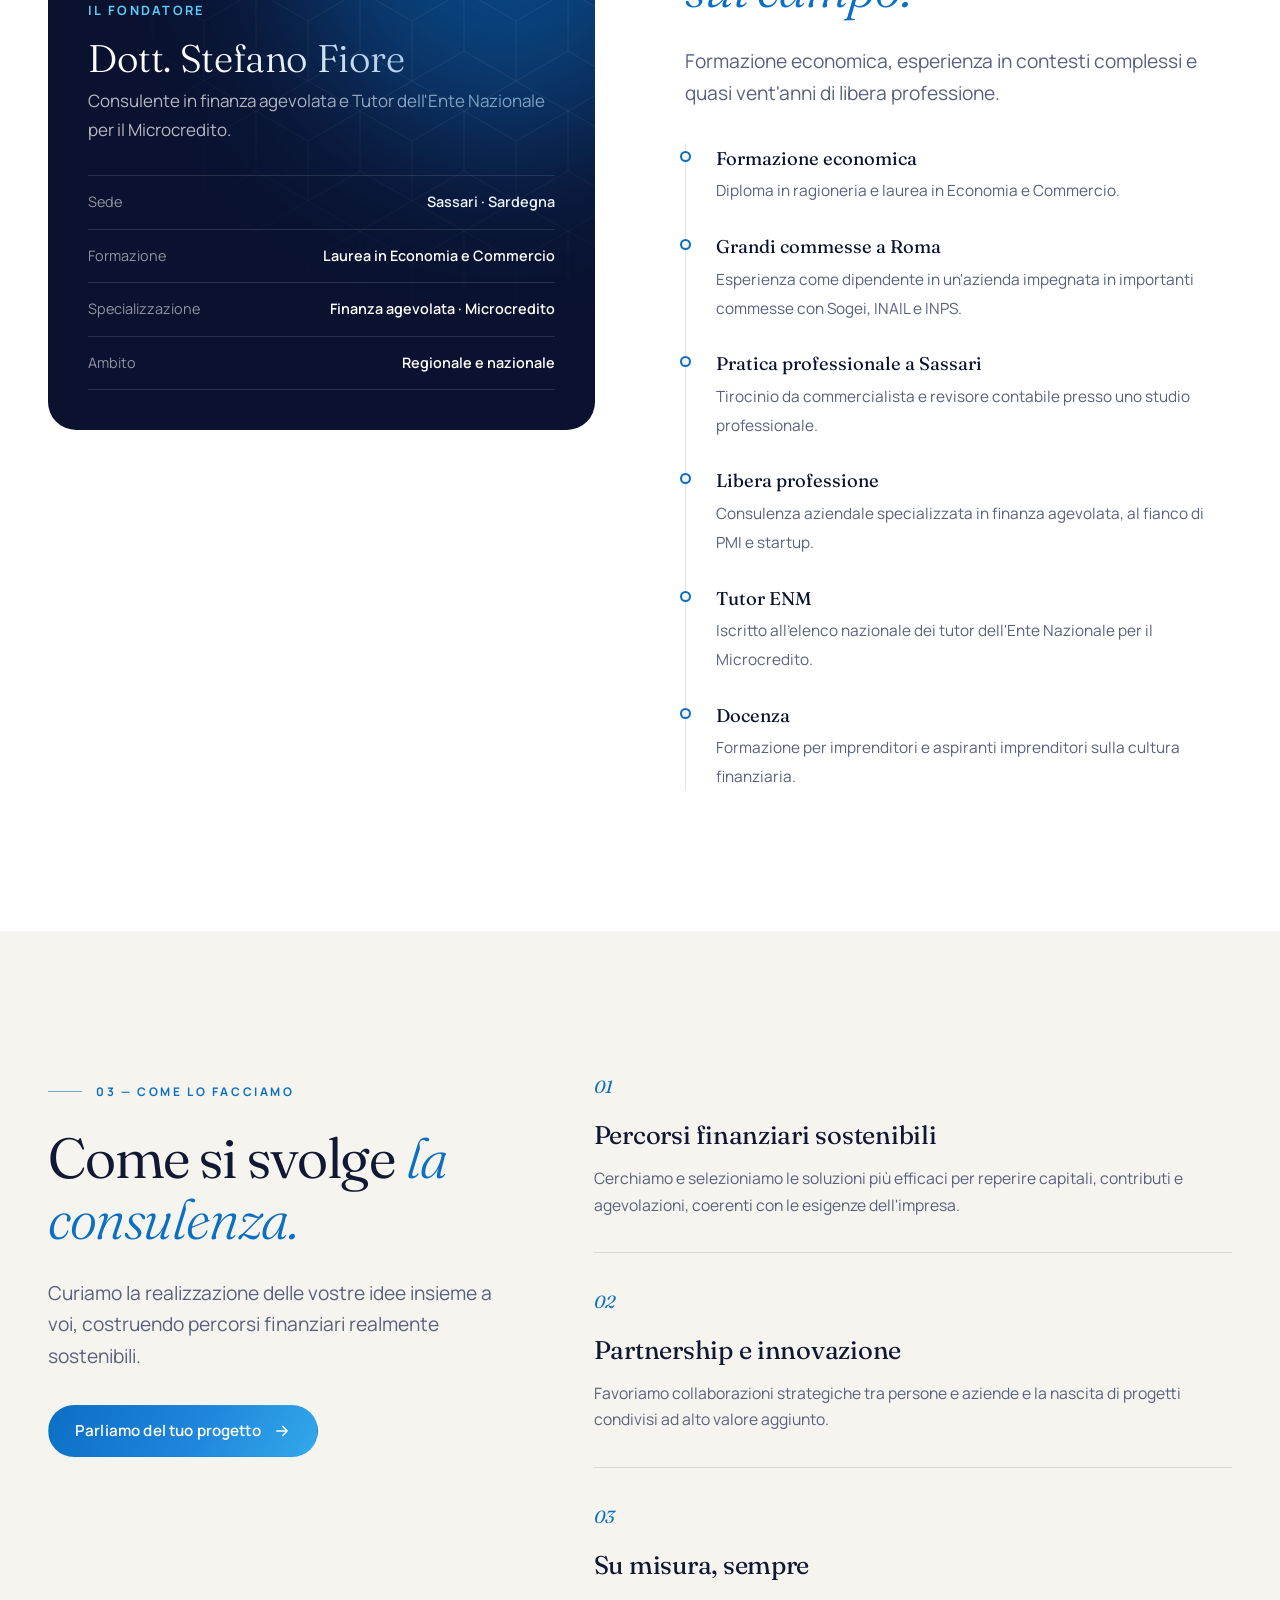
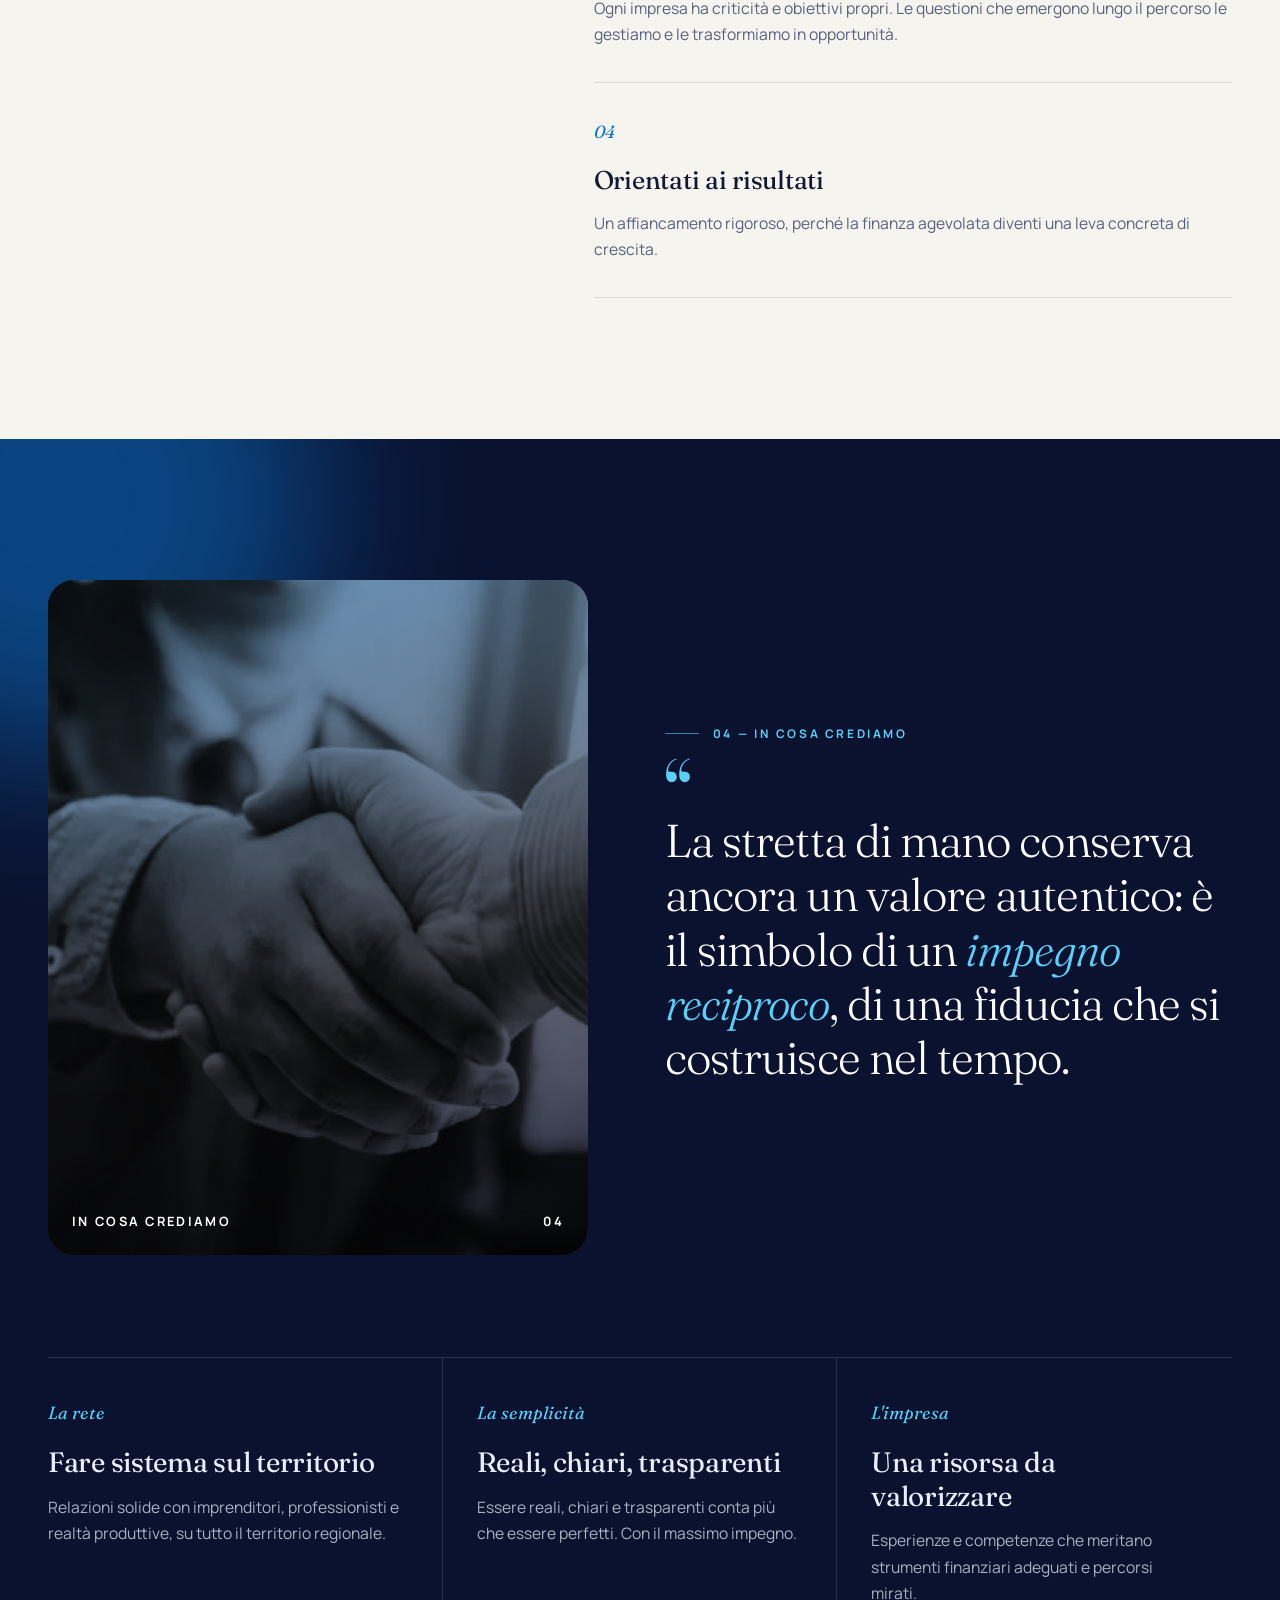
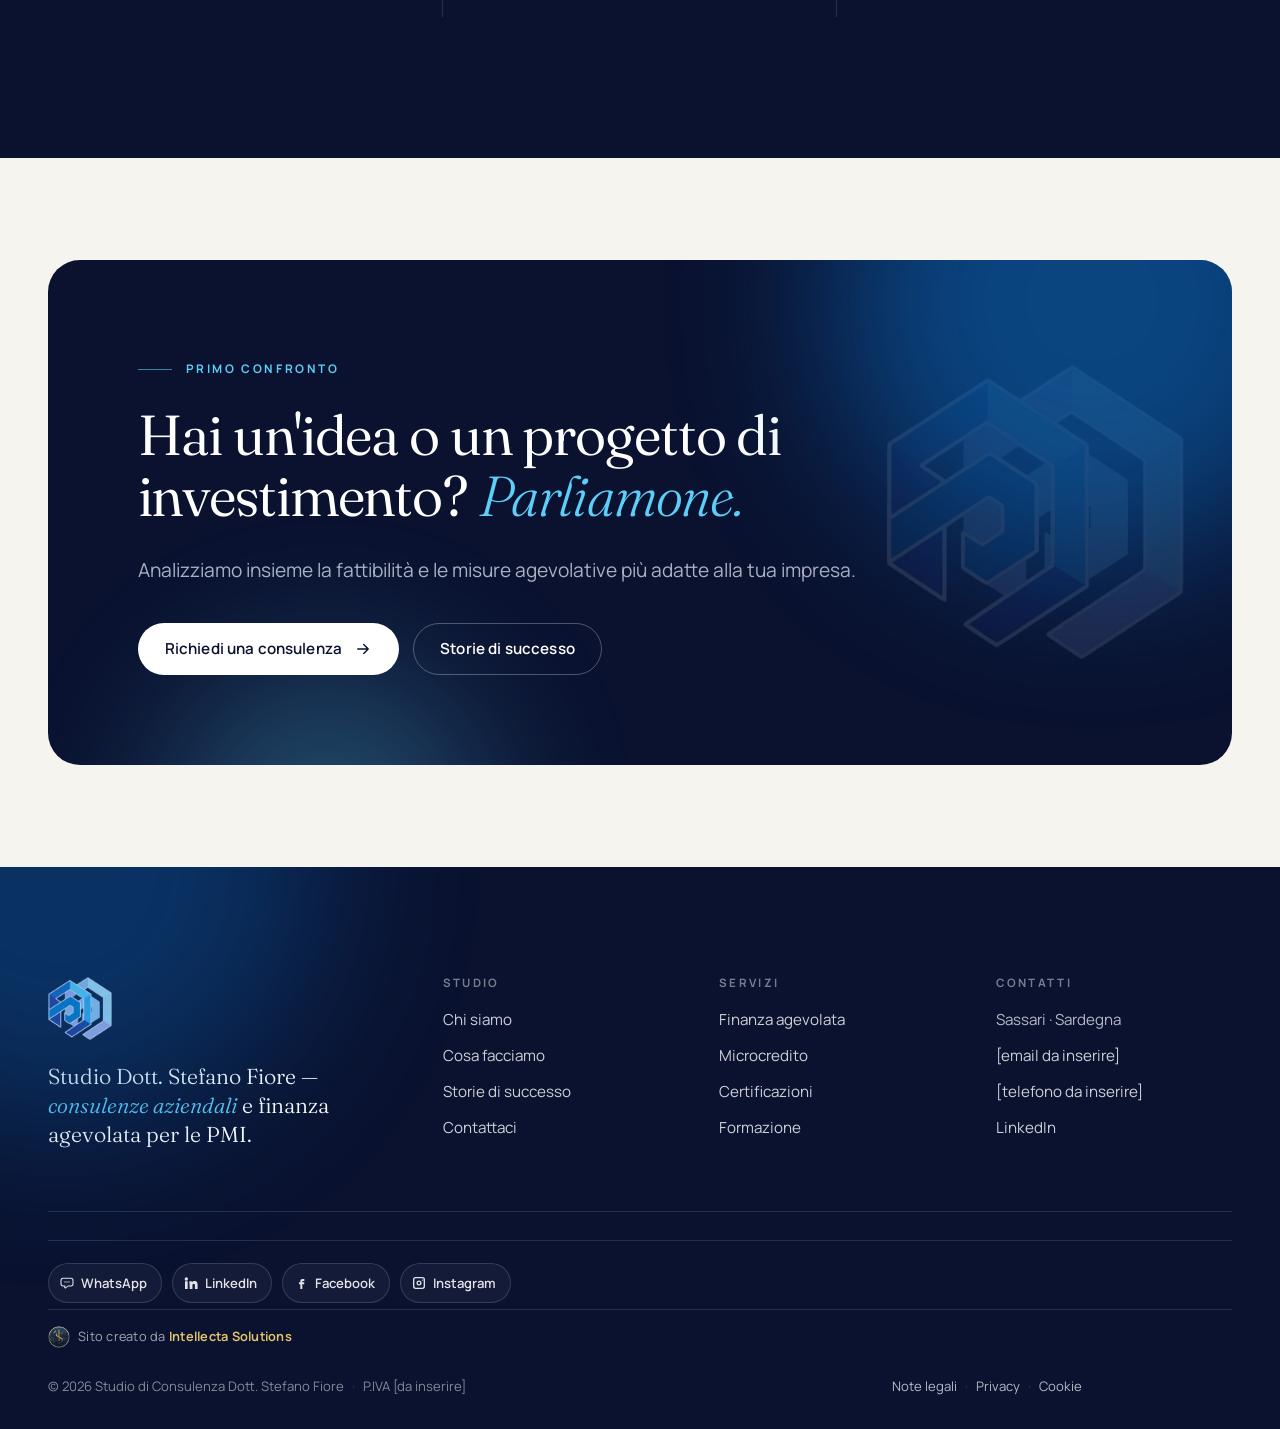
<file: chi-siamo.html>
<!DOCTYPE html>
<html lang="it" class="no-js">
<head>
  <meta charset="utf-8">
  <meta name="viewport" content="width=device-width, initial-scale=1, viewport-fit=cover">
  <title>Chi siamo · Consulenze aziendali finanza agevolata. Studio Dott. Stefano Fiore</title>
  <meta name="description" content="Lo Studio di Consulenza del Dott. Stefano Fiore: finanza agevolata per PMI e startup, un modello consulenziale su misura e una rete di professionisti. Tutor ENM a Sassari.">
  <meta name="robots" content="noindex, nofollow">
  <meta name="theme-color" content="#0a1230">
  <meta property="og:type" content="website">
  <meta property="og:title" content="Chi siamo · Consulenze aziendali finanza agevolata. Studio Dott. Stefano Fiore">
  <meta property="og:description" content="Lo Studio di Consulenza del Dott. Stefano Fiore: finanza agevolata per PMI e startup, un modello consulenziale su misura e una rete di professionisti. Tutor ENM a Sassari.">
  <meta property="og:image" content="assets/img/logo.webp">
  <meta property="og:locale" content="it_IT">
  <link rel="icon" type="image/png" href="assets/img/favicon.png">
  <link rel="apple-touch-icon" href="assets/img/apple-touch-icon.png">
  <link rel="preload" href="assets/fonts/fraunces-latin-opsz-normal.woff2" as="font" type="font/woff2" crossorigin>
  <link rel="preload" href="assets/fonts/manrope-latin-wght-normal.woff2" as="font" type="font/woff2" crossorigin>
  <link rel="stylesheet" href="assets/css/style.css">
  </head>
<body>
<a class="skip-link" href="chi-siamo.html#contenuto">Vai al contenuto</a>

<header class="site-header">
  <div class="container">
    <a aria-label='Studio Dott. Stefano Fiore — Home' class='brand' href='index.html'>
      <span class="brand-mark">
        <img class="logo-light" src="assets/img/logo-light.webp" alt="" width="44" height="44">
        <img class="logo-dark" src="assets/img/logo.webp" alt="" width="44" height="44">
      </span>
      <span class="brand-text">
        <span class="brand-name">Studio Dott. Stefano Fiore</span>
        <span class="brand-tag">Consulenze aziendali · Finanza agevolata</span>
      </span>
    </a>
    <button class="menu-toggle" type="button" aria-expanded="false" aria-controls="nav" aria-label="Apri il menu"><span></span><span></span></button>
    <nav class="nav" id="nav" aria-label="Principale">
      <a href='index.html'>Home</a>
      <a aria-current='page' href='chi-siamo.html'>Chi siamo</a>
      <a href='cosa-facciamo.html'>Cosa facciamo</a>
      <a href='storie-di-successo.html'>Storie di successo</a>
      <a class='nav-cta' href='contatti.html'>Contattaci</a>
    </nav>
  </div>
</header>

<main id="contenuto">
  <section class="page-hero on-dark">
    <div class="glow glow--royal" aria-hidden="true"></div>
    <div class="glow glow--lav" aria-hidden="true"></div>
    <div class="iso-pattern" aria-hidden="true"></div>
    <img class="hero-mark" src="assets/img/logo-light.webp" alt="" aria-hidden="true" width="640" height="634">
    <div class="container">
      <nav class="breadcrumb reveal" aria-label="Percorso"><a href='index.html'>Home</a><span aria-hidden="true">/</span><span>Chi siamo</span></nav>
      <p class="eyebrow reveal">Chi siamo</p>
      <h1 class="reveal" data-delay="1">Uno studio costruito sul <em>metodo</em> e sulla <em>fiducia.</em></h1>
      <p class="lead reveal" data-delay="2">Affianchiamo PMI, startup e aspiranti imprenditori nell'accesso alla finanza agevolata, con un modello consulenziale affinato negli anni e apprezzato dai clienti.</p>
      <div class="page-index reveal" data-delay="3">
        <a href="chi-siamo.html#studio">Lo Studio</a><a href="chi-siamo.html#profilo">Il profilo</a><a href="chi-siamo.html#consulenza">Come si svolge la consulenza</a><a href="chi-siamo.html#valori">In cosa crediamo</a>
      </div>
    </div>
  </section>

  <!-- LO STUDIO -->
  <section class="section" id="studio">
    <div class="container split split--top">
      <div class="reveal">
        <p class="eyebrow">01 — Lo Studio</p>
        <p class="statement">Competenze tecniche, visione strategica e conoscenza approfondita delle <em>normative agevolative</em>, al servizio delle PMI.</p>
      </div>
      <div class="prose reveal" data-delay="1">
        <p>Lo Studio del <strong>Dott. Stefano Fiore</strong> è dedicato alla finanza agevolata e alla progettazione di interventi finanziabili per le piccole e medie imprese: contributi, agevolazioni e strumenti finanziari — anche a fondo perduto — della programmazione regionale, nazionale ed europea.</p>
        <p>Affianchiamo l'imprenditore in ogni fase, <strong>dall'idea progettuale alla rendicontazione finale</strong>, con un servizio continuativo e su misura e una rete di professionisti per le richieste più articolate.</p>
      </div>
    </div>
  </section>

  <!-- PROFILO -->
  <section class="section section--white" id="profilo">
    <div class="container split split--top">
      <div class="profile-card on-dark reveal">
        <div class="glow glow--royal" aria-hidden="true"></div>
        <div class="iso-pattern" aria-hidden="true"></div>
        <img class="profile-card-mark" src="assets/img/logo-light.webp" alt="" width="120" height="119">
        <div>
          <p class="role">Il fondatore</p>
          <h3>Dott. Stefano Fiore</h3>
          <p style="color:rgba(255,255,255,.7);margin:0">Consulente in finanza agevolata e Tutor dell'Ente Nazionale per il Microcredito.</p>
          <ul class="profile-facts">
            <li><span>Sede</span><span>Sassari · Sardegna</span></li>
            <li><span>Formazione</span><span>Laurea in Economia e Commercio</span></li>
            <li><span>Specializzazione</span><span>Finanza agevolata · Microcredito</span></li>
            <li><span>Ambito</span><span>Regionale e nazionale</span></li>
          </ul>
        </div>
      </div>
      <div class="reveal" data-delay="1">
        <p class="eyebrow">02 — Il profilo</p>
        <h2>Un percorso costruito <em>sul campo.</em></h2>
        <p class="lead">Formazione economica, esperienza in contesti complessi e quasi vent'anni di libera professione.</p>
        <ul class="timeline-bio">
          <li><b>Formazione economica</b><span>Diploma in ragioneria e laurea in Economia e Commercio.</span></li>
          <li><b>Grandi commesse a Roma</b><span>Esperienza come dipendente in un'azienda impegnata in importanti commesse con Sogei, INAIL e INPS.</span></li>
          <li><b>Pratica professionale a Sassari</b><span>Tirocinio da commercialista e revisore contabile presso uno studio professionale.</span></li>
          <li><b>Libera professione</b><span>Consulenza aziendale specializzata in finanza agevolata, al fianco di PMI e startup.</span></li>
          <li><b>Tutor ENM</b><span>Iscritto all'elenco nazionale dei tutor dell'Ente Nazionale per il Microcredito.</span></li>
          <li><b>Docenza</b><span>Formazione per imprenditori e aspiranti imprenditori sulla cultura finanziaria.</span></li>
        </ul>
      </div>
    </div>
  </section>

  <!-- COME SI SVOLGE LA CONSULENZA -->
  <section class="section" id="consulenza">
    <div class="container feature-block">
      <div class="sticky reveal">
        <p class="eyebrow">03 — Come lo facciamo</p>
        <h2>Come si svolge <em>la consulenza.</em></h2>
        <p class="lead">Curiamo la realizzazione delle vostre idee insieme a voi, costruendo percorsi finanziari realmente sostenibili.</p>
        <p style="margin-top:32px"><a class='btn btn--primary' href='contatti.html'>Parliamo del tuo progetto <svg viewBox="0 0 24 24" fill="none" stroke="currentColor" stroke-width="1.8" stroke-linecap="round" stroke-linejoin="round" aria-hidden="true"><path d="M5 12h14M13 6l6 6-6 6"/></svg></a></p>
      </div>
      <div class="values values--stack">
        <div class="value reveal"><span class="value-num">01</span><h3>Percorsi finanziari sostenibili</h3><p>Cerchiamo e selezioniamo le soluzioni più efficaci per reperire capitali, contributi e agevolazioni, coerenti con le esigenze dell'impresa.</p></div>
        <div class="value reveal"><span class="value-num">02</span><h3>Partnership e innovazione</h3><p>Favoriamo collaborazioni strategiche tra persone e aziende e la nascita di progetti condivisi ad alto valore aggiunto.</p></div>
        <div class="value reveal"><span class="value-num">03</span><h3>Su misura, sempre</h3><p>Ogni impresa ha criticità e obiettivi propri. Le questioni che emergono lungo il percorso le gestiamo e le trasformiamo in opportunità.</p></div>
        <div class="value reveal"><span class="value-num">04</span><h3>Orientati ai risultati</h3><p>Un affiancamento rigoroso, perché la finanza agevolata diventi una leva concreta di crescita.</p></div>
      </div>
    </div>
  </section>

  <!-- IN COSA CREDIAMO -->
  <section class="section section--dark on-dark" id="valori">
    <div class="glow glow--royal" style="width:520px;height:520px;left:-200px;top:-200px" aria-hidden="true"></div>
    <div class="container">
      <div class="manifesto" style="margin-bottom:clamp(60px,8vw,110px)">
        <figure class="photo-frame" style="margin:0">
          <img src="assets/img/stretta-di-mano.webp" alt="Due professionisti si stringono la mano" width="1200" height="720" loading="lazy">
          <figcaption class="photo-caption"><span>In cosa crediamo</span><span>04</span></figcaption>
        </figure>
        <div>
          <p class="eyebrow reveal">04 — In cosa crediamo</p>
          <span class="quote-mark reveal" aria-hidden="true">“</span>
          <blockquote class="quote reveal" data-delay="1">La stretta di mano conserva ancora un valore autentico: è il simbolo di un <em>impegno reciproco</em>, di una fiducia che si costruisce nel tempo.</blockquote>
        </div>
      </div>
      <div class="values">
        <div class="value reveal"><span class="value-num">La rete</span><h3>Fare sistema sul territorio</h3><p>Relazioni solide con imprenditori, professionisti e realtà produttive, su tutto il territorio regionale.</p></div>
        <div class="value reveal" data-delay="1"><span class="value-num">La semplicità</span><h3>Reali, chiari, trasparenti</h3><p>Essere reali, chiari e trasparenti conta più che essere perfetti. Con il massimo impegno.</p></div>
        <div class="value reveal" data-delay="2"><span class="value-num">L'impresa</span><h3>Una risorsa da valorizzare</h3><p>Esperienze e competenze che meritano strumenti finanziari adeguati e percorsi mirati.</p></div>
      </div>
    </div>
  </section>

  <!-- CTA -->
  <section class="section section--tight">
    <div class="container">
      <div class="cta-band on-dark reveal">
        <div class="glow glow--royal" aria-hidden="true"></div>
        <div class="glow glow--sky" aria-hidden="true"></div>
        <img class="cta-band-mark" src="assets/img/logo-light.webp" alt="" aria-hidden="true" width="300" height="297">
        <p class="eyebrow">Primo confronto</p>
        <h2>Hai un'idea o un progetto di investimento? <em>Parliamone.</em></h2>
        <p class="lead">Analizziamo insieme la fattibilità e le misure agevolative più adatte alla tua impresa.</p>
        <div class="cta-actions">
          <a class='btn btn--light' href='contatti.html'>Richiedi una consulenza
            <svg viewBox="0 0 24 24" fill="none" stroke="currentColor" stroke-width="1.8" stroke-linecap="round" stroke-linejoin="round" aria-hidden="true"><path d="M5 12h14M13 6l6 6-6 6"/></svg>
          </a>
          <a class='btn btn--ghost' href='storie-di-successo.html'>Storie di successo</a>
        </div>
      </div>
    </div>
  </section>


</main>

<footer class="site-footer on-dark">
  <div class="glow glow--royal" aria-hidden="true"></div>
  <div class="container">
    <div class="footer-top">
      <div class="footer-brand">
        <img src="assets/img/logo-light.webp" alt="Logo Studio Dott. Stefano Fiore" width="64" height="63" loading="lazy">
        <p>Studio Dott. Stefano Fiore — <em>consulenze aziendali</em> e finanza agevolata per le PMI.</p>
      </div>
      <div class="footer-col">
        <h4>Studio</h4>
        <ul>
          <li><a href='chi-siamo.html'>Chi siamo</a></li>
          <li><a href='cosa-facciamo.html'>Cosa facciamo</a></li>
          <li><a href='storie-di-successo.html'>Storie di successo</a></li>
          <li><a href='contatti.html'>Contattaci</a></li>
        </ul>
      </div>
      <div class="footer-col">
        <h4>Servizi</h4>
        <ul>
          <li><a href='cosa-facciamo.html#finanza-agevolata'>Finanza agevolata</a></li>
          <li><a href='cosa-facciamo.html#microcredito'>Microcredito</a></li>
          <li><a href='cosa-facciamo.html#certificazioni'>Certificazioni</a></li>
          <li><a href='cosa-facciamo.html#formazione'>Formazione</a></li>
        </ul>
      </div>
      <div class="footer-col">
        <h4>Contatti</h4>
        <ul>
          <li>Sassari · Sardegna</li>
          <li><a href="mailto:[email-da-inserire]">[email da inserire]</a></li>
          <li><a href="tel:[telefono]">[telefono da inserire]</a></li>
          <li><a href="https://www.linkedin.com/in/stefano-fiore-a02bb4a3/" target="_blank" rel="noopener">LinkedIn</a></li>
        </ul>
      </div>
    </div>
    <nav class="social" aria-label="Social e messaggistica">
      <a class="social-btn social-wa" href="https://wa.me/" target="_blank" rel="noopener" aria-label="WhatsApp">
        <svg viewBox="0 0 24 24" aria-hidden="true" fill="none">
  <path d="M6.2 4.8h11.6A3.2 3.2 0 0 1 21 8v5.2a3.2 3.2 0 0 1-3.2 3.2h-4.15l-3.7 2.85c-.55.42-1.35.03-1.35-.66v-2.19H6.2A3.2 3.2 0 0 1 3 13.2V8a3.2 3.2 0 0 1 3.2-3.2Z" stroke="currentColor" stroke-width="1.6"/>
  <circle cx="9" cy="10.4" r="1" fill="currentColor"/>
  <circle cx="12" cy="10.4" r="1" fill="currentColor"/>
  <circle cx="15" cy="10.4" r="1" fill="currentColor"/>
</svg>
        <span>WhatsApp</span>
      </a>
      <a class="social-btn" href="https://www.linkedin.com/in/stefano-fiore-a02bb4a3/" target="_blank" rel="noopener" aria-label="LinkedIn">
        <svg viewBox="0 0 24 24" aria-hidden="true"><path fill="currentColor" d="M4.98 3.5a2.5 2.5 0 1 1 0 5 2.5 2.5 0 0 1 0-5zM3 9.5h4V21H3zM9.5 9.5h3.8v1.6h.05c.53-1 1.83-2.05 3.77-2.05 4.03 0 4.78 2.65 4.78 6.1V21h-4v-5.2c0-1.24-.02-2.84-1.73-2.84-1.73 0-2 1.35-2 2.75V21h-4z"/></svg>
        <span>LinkedIn</span>
      </a>
      <a class="social-btn" href="https://www.facebook.com/studiostefanofiore" target="_blank" rel="noopener" aria-label="Facebook">
        <svg viewBox="0 0 24 24" aria-hidden="true"><path fill="currentColor" d="M14 9h3V6h-3c-1.7 0-3 1.3-3 3v2H9v3h2v7h3v-7h2.6l.4-3H14V9z"/></svg>
        <span>Facebook</span>
      </a>
      <a class="social-btn" href="https://www.instagram.com/studiostefanofiore/" target="_blank" rel="noopener" aria-label="Instagram">
        <svg viewBox="0 0 24 24" aria-hidden="true"><path fill="currentColor" d="M7 3h10a4 4 0 0 1 4 4v10a4 4 0 0 1-4 4H7a4 4 0 0 1-4-4V7a4 4 0 0 1 4-4zm10 2H7a2 2 0 0 0-2 2v10a2 2 0 0 0 2 2h10a2 2 0 0 0 2-2V7a2 2 0 0 0-2-2zm-5 3.2A3.8 3.8 0 1 1 8.2 12 3.8 3.8 0 0 1 12 8.2zm0 2A1.8 1.8 0 1 0 13.8 12 1.8 1.8 0 0 0 12 10.2zM17.4 6.6a1 1 0 1 1-1 1 1 1 0 0 1 1-1z"/></svg>
        <span>Instagram</span>
      </a>
    </nav>
    <div class="credits">
      <a class="credits-link" href="https://intellectasolutions.it" target="_blank" rel="noopener">
        <img class="credits-logo" src="assets/img/intellecta.png" alt="IntellectaSolutions" width="22" height="22">
        <span>Sito creato da <em class="credits-name">Intellecta Solutions</em></span>
      </a>
    </div>
    <div class="footer-bottom">
      <span>© <span data-year>2026</span> Studio di Consulenza Dott. Stefano Fiore<span class="sep">·</span>P.IVA [da inserire]</span>
      <span><a href="note-legali.html">Note legali</a><span class="sep">·</span><a href="privacy.html">Privacy</a><span class="sep">·</span><a href="cookie.html">Cookie</a></span>
    </div>
  </div>
</footer>


<a class="wa-float" href="https://wa.me/" target="_blank" rel="noopener">
  <svg viewBox="0 0 24 24" aria-hidden="true">
  <circle cx="12" cy="12" r="11" fill="#25D366"/>
  <path fill="#fff" d="M16.7 14.55c-.22-.11-1.28-.63-1.48-.7-.2-.07-.34-.11-.49.11-.14.22-.56.7-.68.84-.13.15-.25.16-.47.05-.22-.11-.91-.34-1.74-1.07-.64-.57-1.08-1.28-1.2-1.5-.13-.22-.01-.33.1-.44.1-.1.22-.25.32-.37.1-.13.14-.22.22-.36.07-.15.03-.27-.02-.38-.05-.11-.49-1.17-.67-1.6-.18-.42-.35-.36-.49-.37h-.41c-.15 0-.38.05-.57.27-.2.22-.75.73-.75 1.78s.77 2.07.87 2.21c.11.15 1.52 2.32 3.68 3.25.51.22.91.35 1.22.45.52.16.98.14 1.35.08.41-.06 1.28-.52 1.46-1.03.18-.5.18-.93.13-1.02-.05-.09-.2-.15-.42-.26zM12.04 3.6A8.38 8.38 0 0 0 3.67 12c0 1.48.39 2.92 1.13 4.19L3.6 20.4l2.28-.6A8.4 8.4 0 0 0 12.04 20.4h.01A8.38 8.38 0 0 0 20.42 12 8.38 8.38 0 0 0 12.05 3.6zm0 15.3h-.01a6.97 6.97 0 0 1-3.55-.98l-.25-.15-2.65.7.71-2.58-.17-.26A6.96 6.96 0 0 1 5.07 12c0-3.85 3.14-6.98 7-6.98 1.87 0 3.62.73 4.94 2.05A6.94 6.94 0 0 1 19.05 12c0 3.85-3.14 6.9-7 6.9z"/>
</svg>
  <span>Scrivici</span>
</a>
<script src="assets/js/main.js" defer></script>
</body>
</html>
</file>
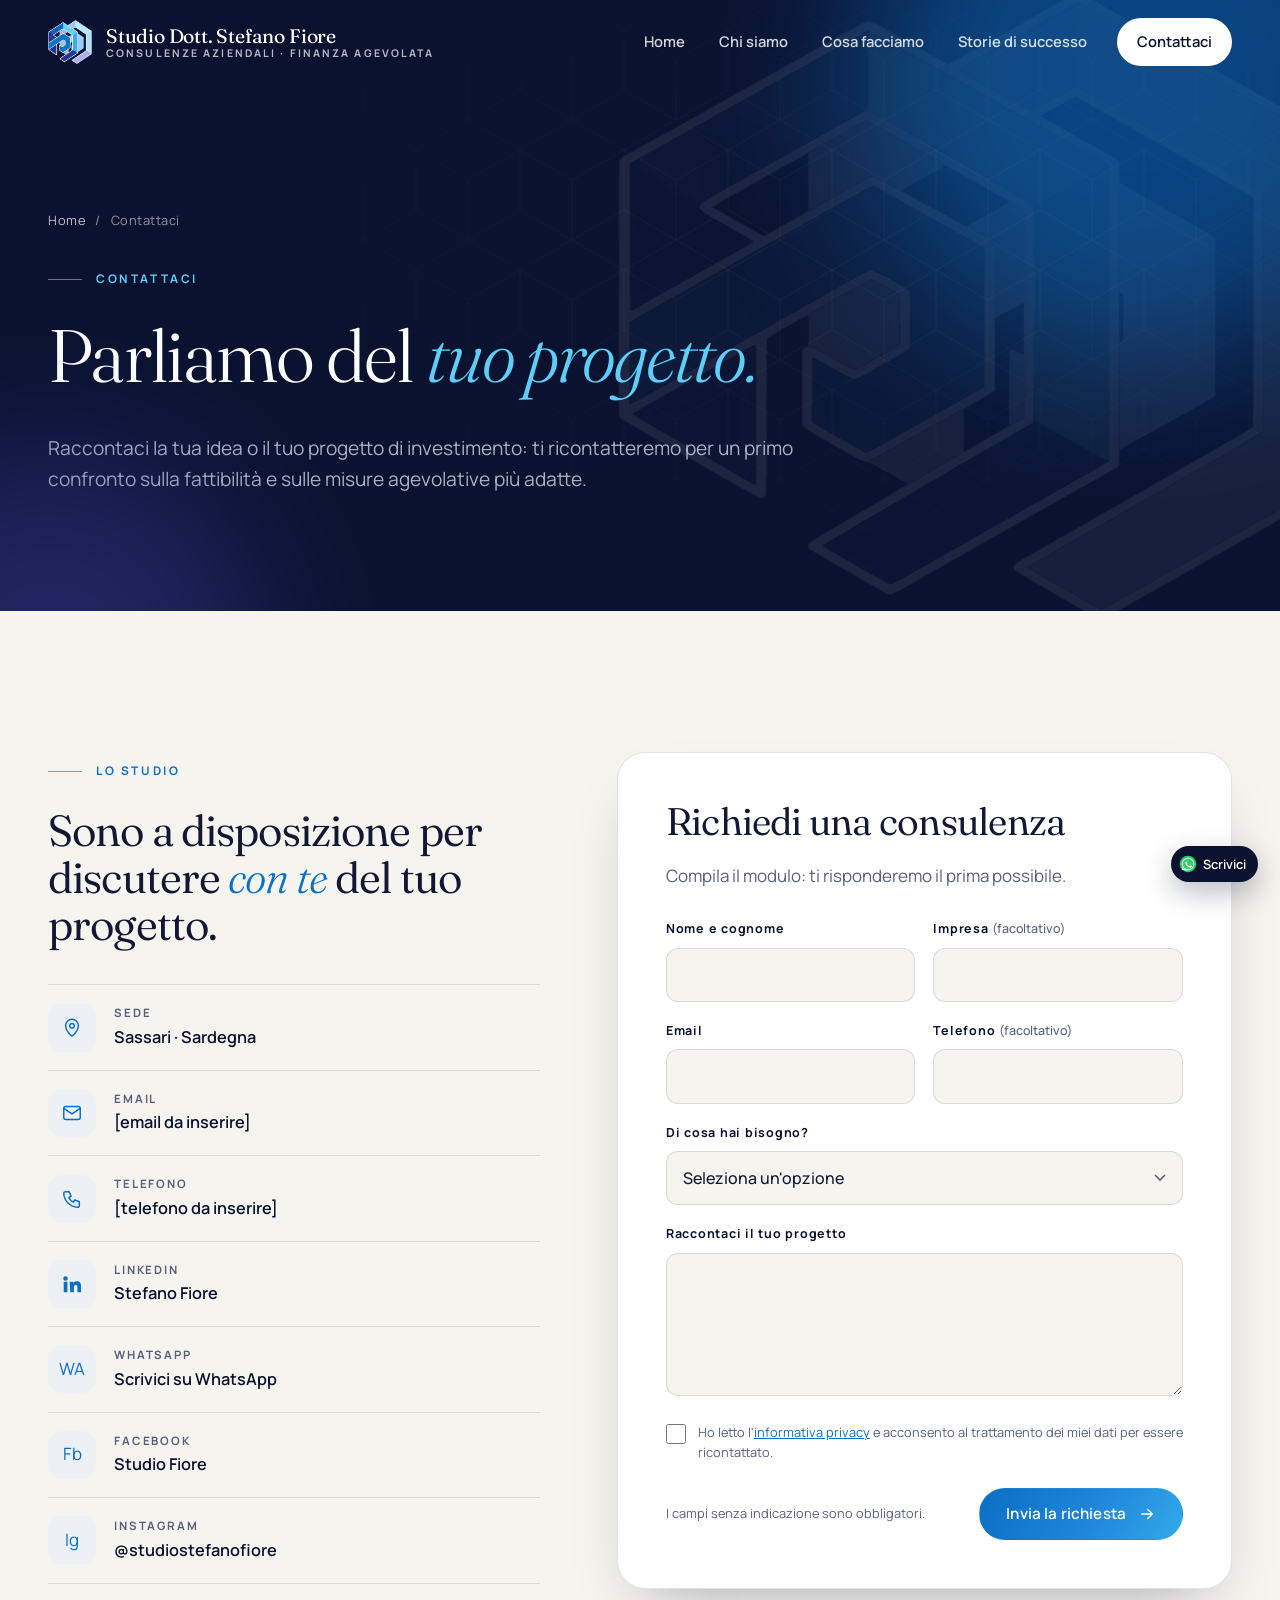
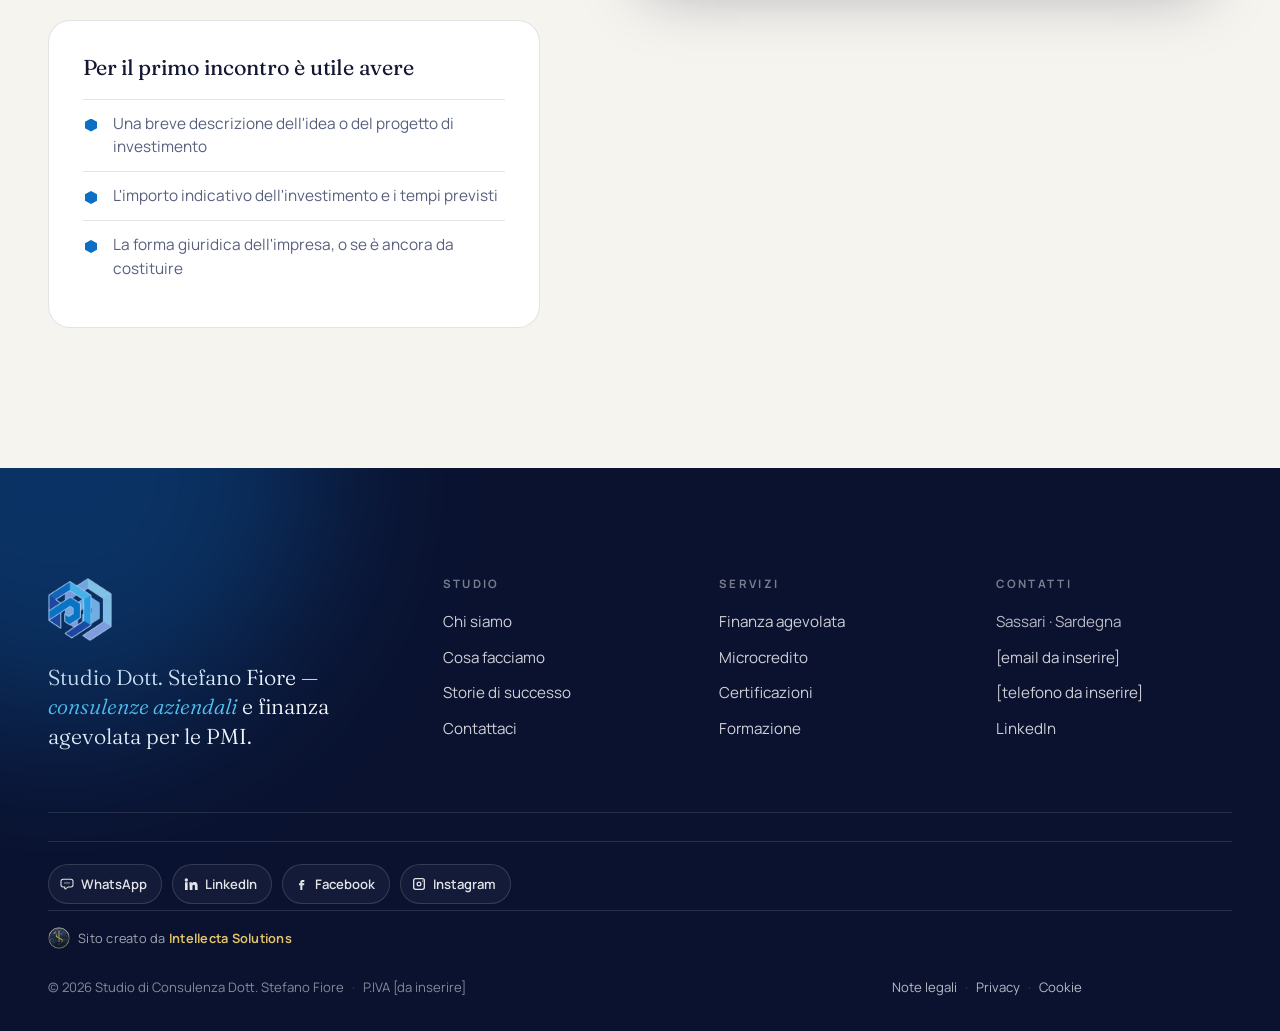
<file: contatti.html>
<!DOCTYPE html>
<html lang="it" class="no-js">
<head>
  <meta charset="utf-8">
  <meta name="viewport" content="width=device-width, initial-scale=1, viewport-fit=cover">
  <title>Contatti · Consulenze aziendali finanza agevolata. Studio Dott. Stefano Fiore</title>
  <meta name="description" content="Contatta lo Studio Dott. Stefano Fiore a Sassari per valutare il tuo progetto d'impresa e le agevolazioni più adatte: finanza agevolata, microcredito, certificazioni, formazione.">
  <meta name="robots" content="noindex, nofollow">
  <meta name="theme-color" content="#0a1230">
  <meta property="og:type" content="website">
  <meta property="og:title" content="Contatti · Consulenze aziendali finanza agevolata. Studio Dott. Stefano Fiore">
  <meta property="og:description" content="Contatta lo Studio Dott. Stefano Fiore a Sassari per valutare il tuo progetto d'impresa e le agevolazioni più adatte: finanza agevolata, microcredito, certificazioni, formazione.">
  <meta property="og:image" content="assets/img/logo.webp">
  <meta property="og:locale" content="it_IT">
  <link rel="icon" type="image/png" href="assets/img/favicon.png">
  <link rel="apple-touch-icon" href="assets/img/apple-touch-icon.png">
  <link rel="preload" href="assets/fonts/fraunces-latin-opsz-normal.woff2" as="font" type="font/woff2" crossorigin>
  <link rel="preload" href="assets/fonts/manrope-latin-wght-normal.woff2" as="font" type="font/woff2" crossorigin>
  <link rel="stylesheet" href="assets/css/style.css">
  </head>
<body>
<a class="skip-link" href="contatti.html#contenuto">Vai al contenuto</a>

<header class="site-header">
  <div class="container">
    <a aria-label='Studio Dott. Stefano Fiore — Home' class='brand' href='index.html'>
      <span class="brand-mark">
        <img class="logo-light" src="assets/img/logo-light.webp" alt="" width="44" height="44">
        <img class="logo-dark" src="assets/img/logo.webp" alt="" width="44" height="44">
      </span>
      <span class="brand-text">
        <span class="brand-name">Studio Dott. Stefano Fiore</span>
        <span class="brand-tag">Consulenze aziendali · Finanza agevolata</span>
      </span>
    </a>
    <button class="menu-toggle" type="button" aria-expanded="false" aria-controls="nav" aria-label="Apri il menu"><span></span><span></span></button>
    <nav class="nav" id="nav" aria-label="Principale">
      <a href='index.html'>Home</a>
      <a href='chi-siamo.html'>Chi siamo</a>
      <a href='cosa-facciamo.html'>Cosa facciamo</a>
      <a href='storie-di-successo.html'>Storie di successo</a>
      <a aria-current='page' class='nav-cta' href='contatti.html'>Contattaci</a>
    </nav>
  </div>
</header>

<main id="contenuto">
  <section class="page-hero on-dark">
    <div class="glow glow--royal" aria-hidden="true"></div>
    <div class="glow glow--lav" aria-hidden="true"></div>
    <div class="iso-pattern" aria-hidden="true"></div>
    <img class="hero-mark" src="assets/img/logo-light.webp" alt="" aria-hidden="true" width="640" height="634">
    <div class="container">
      <nav class="breadcrumb reveal" aria-label="Percorso"><a href='index.html'>Home</a><span aria-hidden="true">/</span><span>Contattaci</span></nav>
      <p class="eyebrow reveal">Contattaci</p>
      <h1 class="reveal" data-delay="1">Parliamo del <em>tuo progetto.</em></h1>
      <p class="lead reveal" data-delay="2">Raccontaci la tua idea o il tuo progetto di investimento: ti ricontatteremo per un primo confronto sulla fattibilità e sulle misure agevolative più adatte.</p>
    </div>
  </section>

  <section class="section">
    <div class="container contact-grid">
      <div class="reveal">
        <p class="eyebrow">Lo Studio</p>
        <h2 style="font-size:clamp(1.9rem,3.4vw,2.8rem)">Sono a disposizione per discutere <em>con te</em> del tuo progetto.</h2>
        <ul class="contact-list">
          <li>
            <span class="ci"><svg viewBox="0 0 24 24" fill="none" stroke="currentColor" stroke-width="1.6" stroke-linecap="round" stroke-linejoin="round" aria-hidden="true"><path d="M12 21s-7-6.2-7-11.5A7 7 0 0 1 19 9.5C19 14.8 12 21 12 21z"/><circle cx="12" cy="9.5" r="2.5"/></svg></span>
            <span><small>Sede</small><b>Sassari · Sardegna</b></span>
          </li>
          <li>
            <span class="ci"><svg viewBox="0 0 24 24" fill="none" stroke="currentColor" stroke-width="1.6" stroke-linecap="round" stroke-linejoin="round" aria-hidden="true"><rect x="3" y="5" width="18" height="14" rx="2"/><path d="M3 7l9 6 9-6"/></svg></span>
            <span><small>Email</small><a href="mailto:[email-da-inserire]">[email da inserire]</a></span>
          </li>
          <li>
            <span class="ci"><svg viewBox="0 0 24 24" fill="none" stroke="currentColor" stroke-width="1.6" stroke-linecap="round" stroke-linejoin="round" aria-hidden="true"><path d="M5 4h4l2 5-2.5 1.5a11 11 0 0 0 5 5L15 13l5 2v4a2 2 0 0 1-2 2A16 16 0 0 1 3 6a2 2 0 0 1 2-2"/></svg></span>
            <span><small>Telefono</small><a href="tel:[telefono]">[telefono da inserire]</a></span>
          </li>
          <li>
            <span class="ci"><svg viewBox="0 0 24 24" fill="currentColor" aria-hidden="true"><path d="M4.98 3.5a2.5 2.5 0 1 1 0 5 2.5 2.5 0 0 1 0-5zM3 9.5h4V21H3zM9.5 9.5h3.8v1.6h.05c.53-1 1.83-2.05 3.77-2.05 4.03 0 4.78 2.65 4.78 6.1V21h-4v-5.2c0-1.24-.02-2.84-1.73-2.84-1.73 0-2 1.35-2 2.75V21h-4z"/></svg></span>
            <span><small>LinkedIn</small><a href="https://www.linkedin.com/in/stefano-fiore-a02bb4a3/" target="_blank" rel="noopener">Stefano Fiore</a></span>
          </li>
          <li>
            <span class="ci" aria-hidden="true">WA</span>
            <span><small>WhatsApp</small><a href="https://wa.me/" target="_blank" rel="noopener">Scrivici su WhatsApp</a></span>
          </li>
          <li>
            <span class="ci" aria-hidden="true">Fb</span>
            <span><small>Facebook</small><a href="https://www.facebook.com/studiostefanofiore" target="_blank" rel="noopener">Studio Fiore</a></span>
          </li>
          <li>
            <span class="ci" aria-hidden="true">Ig</span>
            <span><small>Instagram</small><a href="https://www.instagram.com/studiostefanofiore/" target="_blank" rel="noopener">@studiostefanofiore</a></span>
          </li>
        </ul>
        <div class="info-panel" style="margin-top:36px">
          <h3>Per il primo incontro è utile avere</h3>
          <ul>
            <li>Una breve descrizione dell'idea o del progetto di investimento</li>
            <li>L'importo indicativo dell'investimento e i tempi previsti</li>
            <li>La forma giuridica dell'impresa, o se è ancora da costituire</li>
          </ul>
        </div>
      </div>

      <div class="form-card reveal" data-delay="1">
        <form name="contatti-studio-fiore" method="POST" action="https://studio-stefano-fiore.netlify.app/contatti/grazie.html" data-netlify="true" netlify-honeypot="bot-field">
          <input type="hidden" name="form-name" value="contatti-studio-fiore">
          <p class="hp-field" aria-hidden="true"><label>Non compilare questo campo: <input name="bot-field" tabindex="-1" autocomplete="off"></label></p>
          <h2>Richiedi una consulenza</h2>
          <p class="muted" style="margin-bottom:28px">Compila il modulo: ti risponderemo il prima possibile.</p>
          <div class="form-grid">
            <div class="field"><label for="f-nome">Nome e cognome</label><input id="f-nome" name="nome" type="text" autocomplete="name" required></div>
            <div class="field"><label for="f-azienda">Impresa <span class="opt">(facoltativo)</span></label><input id="f-azienda" name="azienda" type="text" autocomplete="organization"></div>
            <div class="field"><label for="f-email">Email</label><input id="f-email" name="email" type="email" autocomplete="email" required></div>
            <div class="field"><label for="f-tel">Telefono <span class="opt">(facoltativo)</span></label><input id="f-tel" name="telefono" type="tel" autocomplete="tel"></div>
            <div class="field full">
              <label for="f-tipo">Di cosa hai bisogno?</label>
              <select id="f-tipo" name="richiesta" required>
                <option value="" disabled selected>Seleziona un'opzione</option>
                <option>Avviare una nuova impresa (startup)</option>
                <option>Finanziare un investimento di un'impresa attiva</option>
                <option>Microcredito imprenditoriale</option>
                <option>Certificazioni ISO / sistemi integrati</option>
                <option>Formazione</option>
                <option>Altro</option>
              </select>
            </div>
            <div class="field full"><label for="f-msg">Raccontaci il tuo progetto</label><textarea id="f-msg" name="messaggio" rows="5" required></textarea></div>
            <label class="consent full"><input type="checkbox" name="privacy" value="accettata" required><span>Ho letto l'<a href='privacy.html'>informativa privacy</a> e acconsento al trattamento dei miei dati per essere ricontattato.</span></label>
          </div>
          <div class="form-foot" style="margin-top:26px">
            <small>I campi senza indicazione sono obbligatori.</small>
            <button class="btn btn--primary" type="submit">Invia la richiesta <svg viewBox="0 0 24 24" fill="none" stroke="currentColor" stroke-width="1.8" stroke-linecap="round" stroke-linejoin="round" aria-hidden="true"><path d="M5 12h14M13 6l6 6-6 6"/></svg></button>
          </div>
          <p class="form-error" role="alert" hidden>Si è verificato un problema con l'invio. Riprova tra qualche istante oppure scrivici via email.</p>
        </form>
        <div class="form-success" hidden>
          <div class="ok"><svg viewBox="0 0 24 24" fill="none" stroke="currentColor" stroke-width="2" stroke-linecap="round" stroke-linejoin="round" aria-hidden="true"><path d="M5 12l5 5 9-10"/></svg></div>
          <h2>Grazie, richiesta ricevuta.</h2>
          <p class="muted">Ti ricontatteremo il prima possibile per fissare un primo confronto sul tuo progetto.</p>
        </div>
      </div>
    </div>
  </section>

</main>

<footer class="site-footer on-dark">
  <div class="glow glow--royal" aria-hidden="true"></div>
  <div class="container">
    <div class="footer-top">
      <div class="footer-brand">
        <img src="assets/img/logo-light.webp" alt="Logo Studio Dott. Stefano Fiore" width="64" height="63" loading="lazy">
        <p>Studio Dott. Stefano Fiore — <em>consulenze aziendali</em> e finanza agevolata per le PMI.</p>
      </div>
      <div class="footer-col">
        <h4>Studio</h4>
        <ul>
          <li><a href='chi-siamo.html'>Chi siamo</a></li>
          <li><a href='cosa-facciamo.html'>Cosa facciamo</a></li>
          <li><a href='storie-di-successo.html'>Storie di successo</a></li>
          <li><a href='contatti.html'>Contattaci</a></li>
        </ul>
      </div>
      <div class="footer-col">
        <h4>Servizi</h4>
        <ul>
          <li><a href='cosa-facciamo.html#finanza-agevolata'>Finanza agevolata</a></li>
          <li><a href='cosa-facciamo.html#microcredito'>Microcredito</a></li>
          <li><a href='cosa-facciamo.html#certificazioni'>Certificazioni</a></li>
          <li><a href='cosa-facciamo.html#formazione'>Formazione</a></li>
        </ul>
      </div>
      <div class="footer-col">
        <h4>Contatti</h4>
        <ul>
          <li>Sassari · Sardegna</li>
          <li><a href="mailto:[email-da-inserire]">[email da inserire]</a></li>
          <li><a href="tel:[telefono]">[telefono da inserire]</a></li>
          <li><a href="https://www.linkedin.com/in/stefano-fiore-a02bb4a3/" target="_blank" rel="noopener">LinkedIn</a></li>
        </ul>
      </div>
    </div>
    <nav class="social" aria-label="Social e messaggistica">
      <a class="social-btn social-wa" href="https://wa.me/" target="_blank" rel="noopener" aria-label="WhatsApp">
        <svg viewBox="0 0 24 24" aria-hidden="true" fill="none">
  <path d="M6.2 4.8h11.6A3.2 3.2 0 0 1 21 8v5.2a3.2 3.2 0 0 1-3.2 3.2h-4.15l-3.7 2.85c-.55.42-1.35.03-1.35-.66v-2.19H6.2A3.2 3.2 0 0 1 3 13.2V8a3.2 3.2 0 0 1 3.2-3.2Z" stroke="currentColor" stroke-width="1.6"/>
  <circle cx="9" cy="10.4" r="1" fill="currentColor"/>
  <circle cx="12" cy="10.4" r="1" fill="currentColor"/>
  <circle cx="15" cy="10.4" r="1" fill="currentColor"/>
</svg>
        <span>WhatsApp</span>
      </a>
      <a class="social-btn" href="https://www.linkedin.com/in/stefano-fiore-a02bb4a3/" target="_blank" rel="noopener" aria-label="LinkedIn">
        <svg viewBox="0 0 24 24" aria-hidden="true"><path fill="currentColor" d="M4.98 3.5a2.5 2.5 0 1 1 0 5 2.5 2.5 0 0 1 0-5zM3 9.5h4V21H3zM9.5 9.5h3.8v1.6h.05c.53-1 1.83-2.05 3.77-2.05 4.03 0 4.78 2.65 4.78 6.1V21h-4v-5.2c0-1.24-.02-2.84-1.73-2.84-1.73 0-2 1.35-2 2.75V21h-4z"/></svg>
        <span>LinkedIn</span>
      </a>
      <a class="social-btn" href="https://www.facebook.com/studiostefanofiore" target="_blank" rel="noopener" aria-label="Facebook">
        <svg viewBox="0 0 24 24" aria-hidden="true"><path fill="currentColor" d="M14 9h3V6h-3c-1.7 0-3 1.3-3 3v2H9v3h2v7h3v-7h2.6l.4-3H14V9z"/></svg>
        <span>Facebook</span>
      </a>
      <a class="social-btn" href="https://www.instagram.com/studiostefanofiore/" target="_blank" rel="noopener" aria-label="Instagram">
        <svg viewBox="0 0 24 24" aria-hidden="true"><path fill="currentColor" d="M7 3h10a4 4 0 0 1 4 4v10a4 4 0 0 1-4 4H7a4 4 0 0 1-4-4V7a4 4 0 0 1 4-4zm10 2H7a2 2 0 0 0-2 2v10a2 2 0 0 0 2 2h10a2 2 0 0 0 2-2V7a2 2 0 0 0-2-2zm-5 3.2A3.8 3.8 0 1 1 8.2 12 3.8 3.8 0 0 1 12 8.2zm0 2A1.8 1.8 0 1 0 13.8 12 1.8 1.8 0 0 0 12 10.2zM17.4 6.6a1 1 0 1 1-1 1 1 1 0 0 1 1-1z"/></svg>
        <span>Instagram</span>
      </a>
    </nav>
    <div class="credits">
      <a class="credits-link" href="https://intellectasolutions.it" target="_blank" rel="noopener">
        <img class="credits-logo" src="assets/img/intellecta.png" alt="IntellectaSolutions" width="22" height="22">
        <span>Sito creato da <em class="credits-name">Intellecta Solutions</em></span>
      </a>
    </div>
    <div class="footer-bottom">
      <span>© <span data-year>2026</span> Studio di Consulenza Dott. Stefano Fiore<span class="sep">·</span>P.IVA [da inserire]</span>
      <span><a href="note-legali.html">Note legali</a><span class="sep">·</span><a href="privacy.html">Privacy</a><span class="sep">·</span><a href="cookie.html">Cookie</a></span>
    </div>
  </div>
</footer>


<a class="wa-float" href="https://wa.me/" target="_blank" rel="noopener">
  <svg viewBox="0 0 24 24" aria-hidden="true">
  <circle cx="12" cy="12" r="11" fill="#25D366"/>
  <path fill="#fff" d="M16.7 14.55c-.22-.11-1.28-.63-1.48-.7-.2-.07-.34-.11-.49.11-.14.22-.56.7-.68.84-.13.15-.25.16-.47.05-.22-.11-.91-.34-1.74-1.07-.64-.57-1.08-1.28-1.2-1.5-.13-.22-.01-.33.1-.44.1-.1.22-.25.32-.37.1-.13.14-.22.22-.36.07-.15.03-.27-.02-.38-.05-.11-.49-1.17-.67-1.6-.18-.42-.35-.36-.49-.37h-.41c-.15 0-.38.05-.57.27-.2.22-.75.73-.75 1.78s.77 2.07.87 2.21c.11.15 1.52 2.32 3.68 3.25.51.22.91.35 1.22.45.52.16.98.14 1.35.08.41-.06 1.28-.52 1.46-1.03.18-.5.18-.93.13-1.02-.05-.09-.2-.15-.42-.26zM12.04 3.6A8.38 8.38 0 0 0 3.67 12c0 1.48.39 2.92 1.13 4.19L3.6 20.4l2.28-.6A8.4 8.4 0 0 0 12.04 20.4h.01A8.38 8.38 0 0 0 20.42 12 8.38 8.38 0 0 0 12.05 3.6zm0 15.3h-.01a6.97 6.97 0 0 1-3.55-.98l-.25-.15-2.65.7.71-2.58-.17-.26A6.96 6.96 0 0 1 5.07 12c0-3.85 3.14-6.98 7-6.98 1.87 0 3.62.73 4.94 2.05A6.94 6.94 0 0 1 19.05 12c0 3.85-3.14 6.9-7 6.9z"/>
</svg>
  <span>Scrivici</span>
</a>
<script src="assets/js/main.js" defer></script>
</body>
</html>
</file>
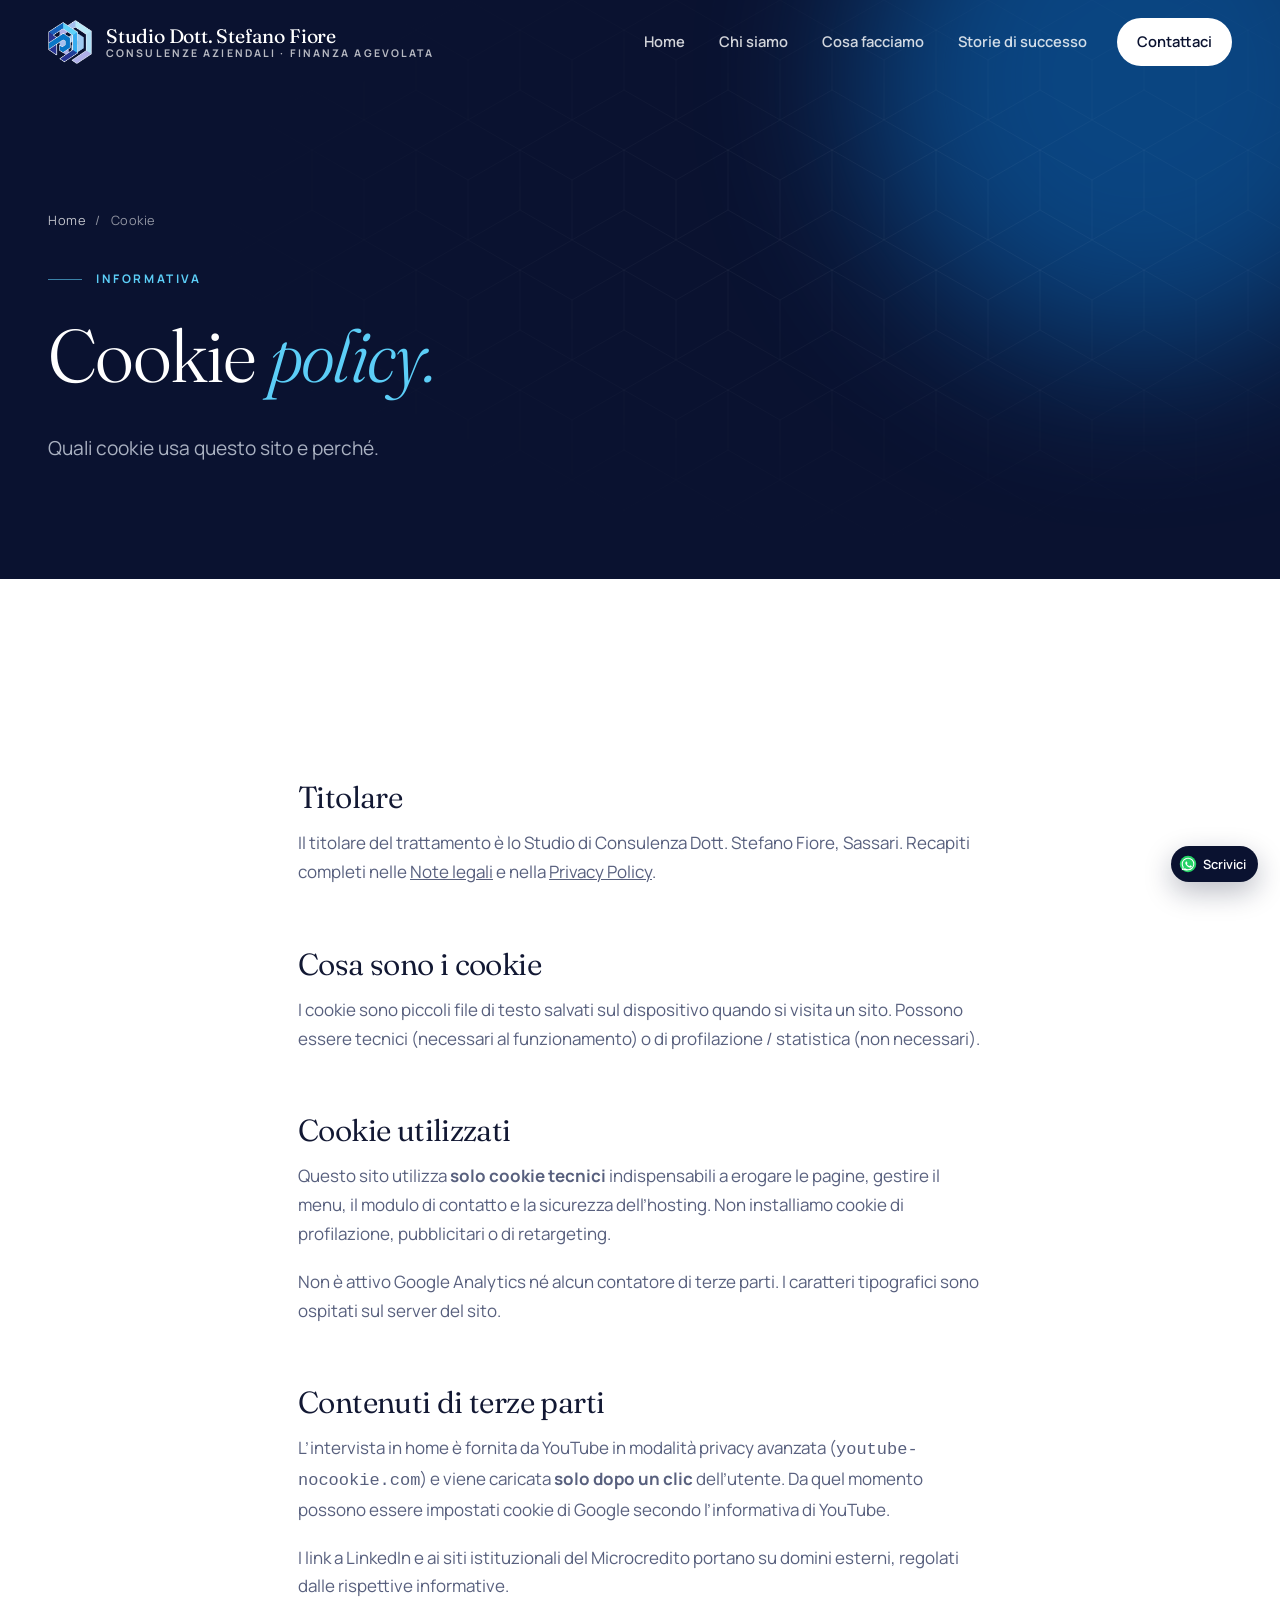
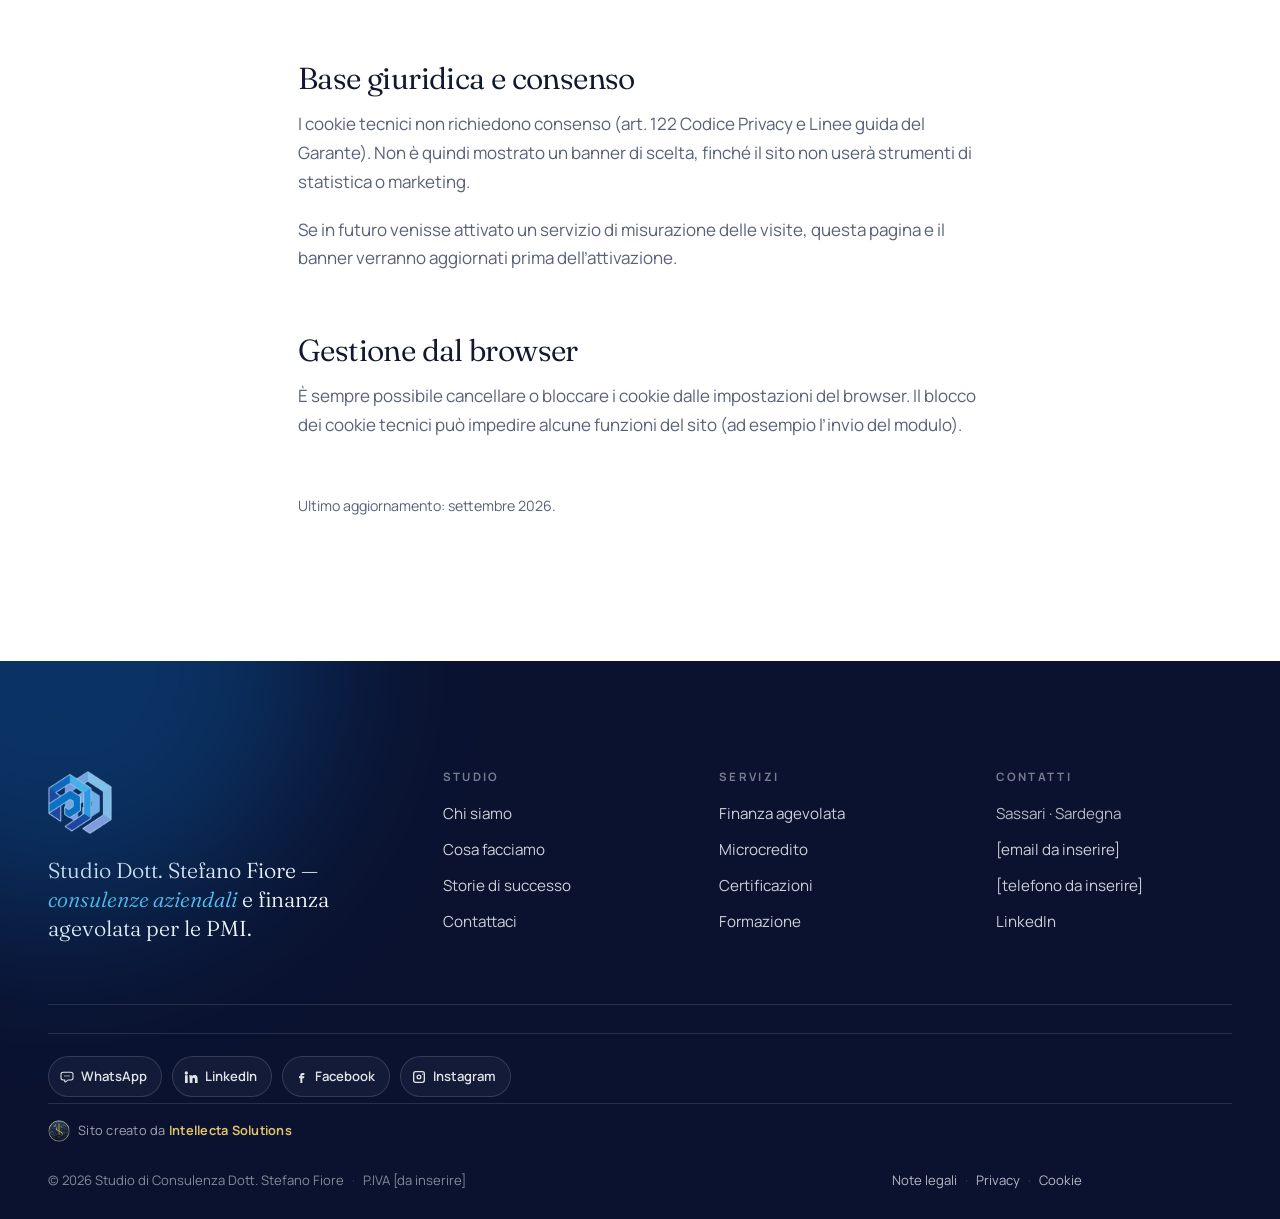
<file: cookie.html>
<!DOCTYPE html>
<html lang="it" class="no-js">
<head>
  <meta charset="utf-8">
  <meta name="viewport" content="width=device-width, initial-scale=1, viewport-fit=cover">
  <title>Cookie Policy · Studio Dott. Stefano Fiore</title>
  <meta name="description" content="Informativa sui cookie utilizzati dal sito dello Studio Dott. Stefano Fiore.">
  <meta name="robots" content="noindex, nofollow">
  <meta name="theme-color" content="#0a1230">
  <link rel="icon" type="image/png" href="assets/img/favicon.png">
  <link rel="apple-touch-icon" href="assets/img/apple-touch-icon.png">
  <link rel="stylesheet" href="assets/css/style.css">
</head>
<body>
<a class="skip-link" href="cookie.html#contenuto">Vai al contenuto</a>

<header class="site-header">
  <div class="container">
    <a aria-label="Studio Dott. Stefano Fiore — Home" class="brand" href="index.html">
      <span class="brand-mark">
        <img class="logo-light" src="assets/img/logo-light.webp" alt="" width="44" height="44">
        <img class="logo-dark" src="assets/img/logo.webp" alt="" width="44" height="44">
      </span>
      <span class="brand-text">
        <span class="brand-name">Studio Dott. Stefano Fiore</span>
        <span class="brand-tag">Consulenze aziendali · Finanza agevolata</span>
      </span>
    </a>
    <button class="menu-toggle" type="button" aria-expanded="false" aria-controls="nav" aria-label="Apri il menu"><span></span><span></span></button>
    <nav class="nav" id="nav" aria-label="Principale">
      <a href="index.html">Home</a>
      <a href="chi-siamo.html">Chi siamo</a>
      <a href="cosa-facciamo.html">Cosa facciamo</a>
      <a href="storie-di-successo.html">Storie di successo</a>
      <a class="nav-cta" href="contatti.html">Contattaci</a>
    </nav>
  </div>
</header>

<main id="contenuto">
  <section class="page-hero on-dark">
    <div class="glow glow--royal" aria-hidden="true"></div>
    <div class="iso-pattern" aria-hidden="true"></div>
    <div class="container">
      <nav class="breadcrumb reveal" aria-label="Percorso"><a href="index.html">Home</a><span aria-hidden="true">/</span><span>Cookie</span></nav>
      <p class="eyebrow reveal">Informativa</p>
      <h1 class="reveal" data-delay="1">Cookie <em>policy.</em></h1>
      <p class="lead reveal" data-delay="2">Quali cookie usa questo sito e perché.</p>
    </div>
  </section>

  <section class="section section--white">
    <div class="container legal">
      <h2>Titolare</h2>
      <p>Il titolare del trattamento è lo Studio di Consulenza Dott. Stefano Fiore, Sassari. Recapiti completi nelle <a href="note-legali.html">Note legali</a> e nella <a href="privacy.html">Privacy Policy</a>.</p>

      <h2>Cosa sono i cookie</h2>
      <p>I cookie sono piccoli file di testo salvati sul dispositivo quando si visita un sito. Possono essere tecnici (necessari al funzionamento) o di profilazione / statistica (non necessari).</p>

      <h2>Cookie utilizzati</h2>
      <p>Questo sito utilizza <strong>solo cookie tecnici</strong> indispensabili a erogare le pagine, gestire il menu, il modulo di contatto e la sicurezza dell’hosting. Non installiamo cookie di profilazione, pubblicitari o di retargeting.</p>
      <p>Non è attivo Google Analytics né alcun contatore di terze parti. I caratteri tipografici sono ospitati sul server del sito.</p>

      <h2>Contenuti di terze parti</h2>
      <p>L’intervista in home è fornita da YouTube in modalità privacy avanzata (<code>youtube-nocookie.com</code>) e viene caricata <strong>solo dopo un clic</strong> dell’utente. Da quel momento possono essere impostati cookie di Google secondo l’informativa di YouTube.</p>
      <p>I link a LinkedIn e ai siti istituzionali del Microcredito portano su domini esterni, regolati dalle rispettive informative.</p>

      <h2>Base giuridica e consenso</h2>
      <p>I cookie tecnici non richiedono consenso (art. 122 Codice Privacy e Linee guida del Garante). Non è quindi mostrato un banner di scelta, finché il sito non userà strumenti di statistica o marketing.</p>
      <p>Se in futuro venisse attivato un servizio di misurazione delle visite, questa pagina e il banner verranno aggiornati prima dell’attivazione.</p>

      <h2>Gestione dal browser</h2>
      <p>È sempre possibile cancellare o bloccare i cookie dalle impostazioni del browser. Il blocco dei cookie tecnici può impedire alcune funzioni del sito (ad esempio l’invio del modulo).</p>

      <p class="muted" style="margin-top:3em"><small>Ultimo aggiornamento: settembre 2026.</small></p>
    </div>
  </section>
</main>

<footer class="site-footer on-dark">
  <div class="glow glow--royal" aria-hidden="true"></div>
  <div class="container">
    <div class="footer-top">
      <div class="footer-brand">
        <img src="assets/img/logo-light.webp" alt="Logo Studio Dott. Stefano Fiore" width="64" height="63" loading="lazy">
        <p>Studio Dott. Stefano Fiore — <em>consulenze aziendali</em> e finanza agevolata per le PMI.</p>
      </div>
      <div class="footer-col">
        <h4>Studio</h4>
        <ul>
          <li><a href="chi-siamo.html">Chi siamo</a></li>
          <li><a href="cosa-facciamo.html">Cosa facciamo</a></li>
          <li><a href="storie-di-successo.html">Storie di successo</a></li>
          <li><a href="contatti.html">Contattaci</a></li>
        </ul>
      </div>
      <div class="footer-col">
        <h4>Servizi</h4>
        <ul>
          <li><a href="cosa-facciamo.html#finanza-agevolata">Finanza agevolata</a></li>
          <li><a href="cosa-facciamo.html#microcredito">Microcredito</a></li>
          <li><a href="cosa-facciamo.html#certificazioni">Certificazioni</a></li>
          <li><a href="cosa-facciamo.html#formazione">Formazione</a></li>
        </ul>
      </div>
      <div class="footer-col">
        <h4>Contatti</h4>
        <ul>
          <li>Sassari · Sardegna</li>
          <li><a href="mailto:[email-da-inserire]">[email da inserire]</a></li>
          <li><a href="tel:[telefono]">[telefono da inserire]</a></li>
          <li><a href="https://www.linkedin.com/in/stefano-fiore-a02bb4a3/" target="_blank" rel="noopener">LinkedIn</a></li>
        </ul>
      </div>
    </div>
    <nav class="social" aria-label="Social e messaggistica">
      <a class="social-btn social-wa" href="https://wa.me/" target="_blank" rel="noopener" aria-label="WhatsApp">
        <svg viewBox="0 0 24 24" aria-hidden="true" fill="none">
  <path d="M6.2 4.8h11.6A3.2 3.2 0 0 1 21 8v5.2a3.2 3.2 0 0 1-3.2 3.2h-4.15l-3.7 2.85c-.55.42-1.35.03-1.35-.66v-2.19H6.2A3.2 3.2 0 0 1 3 13.2V8a3.2 3.2 0 0 1 3.2-3.2Z" stroke="currentColor" stroke-width="1.6"/>
  <circle cx="9" cy="10.4" r="1" fill="currentColor"/>
  <circle cx="12" cy="10.4" r="1" fill="currentColor"/>
  <circle cx="15" cy="10.4" r="1" fill="currentColor"/>
</svg>
        <span>WhatsApp</span>
      </a>
      <a class="social-btn" href="https://www.linkedin.com/in/stefano-fiore-a02bb4a3/" target="_blank" rel="noopener" aria-label="LinkedIn">
        <svg viewBox="0 0 24 24" aria-hidden="true"><path fill="currentColor" d="M4.98 3.5a2.5 2.5 0 1 1 0 5 2.5 2.5 0 0 1 0-5zM3 9.5h4V21H3zM9.5 9.5h3.8v1.6h.05c.53-1 1.83-2.05 3.77-2.05 4.03 0 4.78 2.65 4.78 6.1V21h-4v-5.2c0-1.24-.02-2.84-1.73-2.84-1.73 0-2 1.35-2 2.75V21h-4z"/></svg>
        <span>LinkedIn</span>
      </a>
      <a class="social-btn" href="https://www.facebook.com/studiostefanofiore" target="_blank" rel="noopener" aria-label="Facebook">
        <svg viewBox="0 0 24 24" aria-hidden="true"><path fill="currentColor" d="M14 9h3V6h-3c-1.7 0-3 1.3-3 3v2H9v3h2v7h3v-7h2.6l.4-3H14V9z"/></svg>
        <span>Facebook</span>
      </a>
      <a class="social-btn" href="https://www.instagram.com/studiostefanofiore/" target="_blank" rel="noopener" aria-label="Instagram">
        <svg viewBox="0 0 24 24" aria-hidden="true"><path fill="currentColor" d="M7 3h10a4 4 0 0 1 4 4v10a4 4 0 0 1-4 4H7a4 4 0 0 1-4-4V7a4 4 0 0 1 4-4zm10 2H7a2 2 0 0 0-2 2v10a2 2 0 0 0 2 2h10a2 2 0 0 0 2-2V7a2 2 0 0 0-2-2zm-5 3.2A3.8 3.8 0 1 1 8.2 12 3.8 3.8 0 0 1 12 8.2zm0 2A1.8 1.8 0 1 0 13.8 12 1.8 1.8 0 0 0 12 10.2zM17.4 6.6a1 1 0 1 1-1 1 1 1 0 0 1 1-1z"/></svg>
        <span>Instagram</span>
      </a>
    </nav>
    <div class="credits">
      <a class="credits-link" href="https://intellectasolutions.it" target="_blank" rel="noopener">
        <img class="credits-logo" src="assets/img/intellecta.png" alt="IntellectaSolutions" width="22" height="22">
        <span>Sito creato da <em class="credits-name">Intellecta Solutions</em></span>
      </a>
    </div>
    <div class="footer-bottom">
      <span>© <span data-year>2026</span> Studio di Consulenza Dott. Stefano Fiore<span class="sep">·</span>P.IVA [da inserire]</span>
      <span><a href="note-legali.html">Note legali</a><span class="sep">·</span><a href="privacy.html">Privacy</a><span class="sep">·</span><a href="cookie.html">Cookie</a></span>
    </div>
  </div>
</footer>

<a class="wa-float" href="https://wa.me/" target="_blank" rel="noopener">
  <svg viewBox="0 0 24 24" aria-hidden="true">
  <circle cx="12" cy="12" r="11" fill="#25D366"/>
  <path fill="#fff" d="M16.7 14.55c-.22-.11-1.28-.63-1.48-.7-.2-.07-.34-.11-.49.11-.14.22-.56.7-.68.84-.13.15-.25.16-.47.05-.22-.11-.91-.34-1.74-1.07-.64-.57-1.08-1.28-1.2-1.5-.13-.22-.01-.33.1-.44.1-.1.22-.25.32-.37.1-.13.14-.22.22-.36.07-.15.03-.27-.02-.38-.05-.11-.49-1.17-.67-1.6-.18-.42-.35-.36-.49-.37h-.41c-.15 0-.38.05-.57.27-.2.22-.75.73-.75 1.78s.77 2.07.87 2.21c.11.15 1.52 2.32 3.68 3.25.51.22.91.35 1.22.45.52.16.98.14 1.35.08.41-.06 1.28-.52 1.46-1.03.18-.5.18-.93.13-1.02-.05-.09-.2-.15-.42-.26zM12.04 3.6A8.38 8.38 0 0 0 3.67 12c0 1.48.39 2.92 1.13 4.19L3.6 20.4l2.28-.6A8.4 8.4 0 0 0 12.04 20.4h.01A8.38 8.38 0 0 0 20.42 12 8.38 8.38 0 0 0 12.05 3.6zm0 15.3h-.01a6.97 6.97 0 0 1-3.55-.98l-.25-.15-2.65.7.71-2.58-.17-.26A6.96 6.96 0 0 1 5.07 12c0-3.85 3.14-6.98 7-6.98 1.87 0 3.62.73 4.94 2.05A6.94 6.94 0 0 1 19.05 12c0 3.85-3.14 6.9-7 6.9z"/>
</svg>
  <span>Scrivici</span>
</a>
<script src="assets/js/main.js" defer></script>
</body>
</html>
</file>
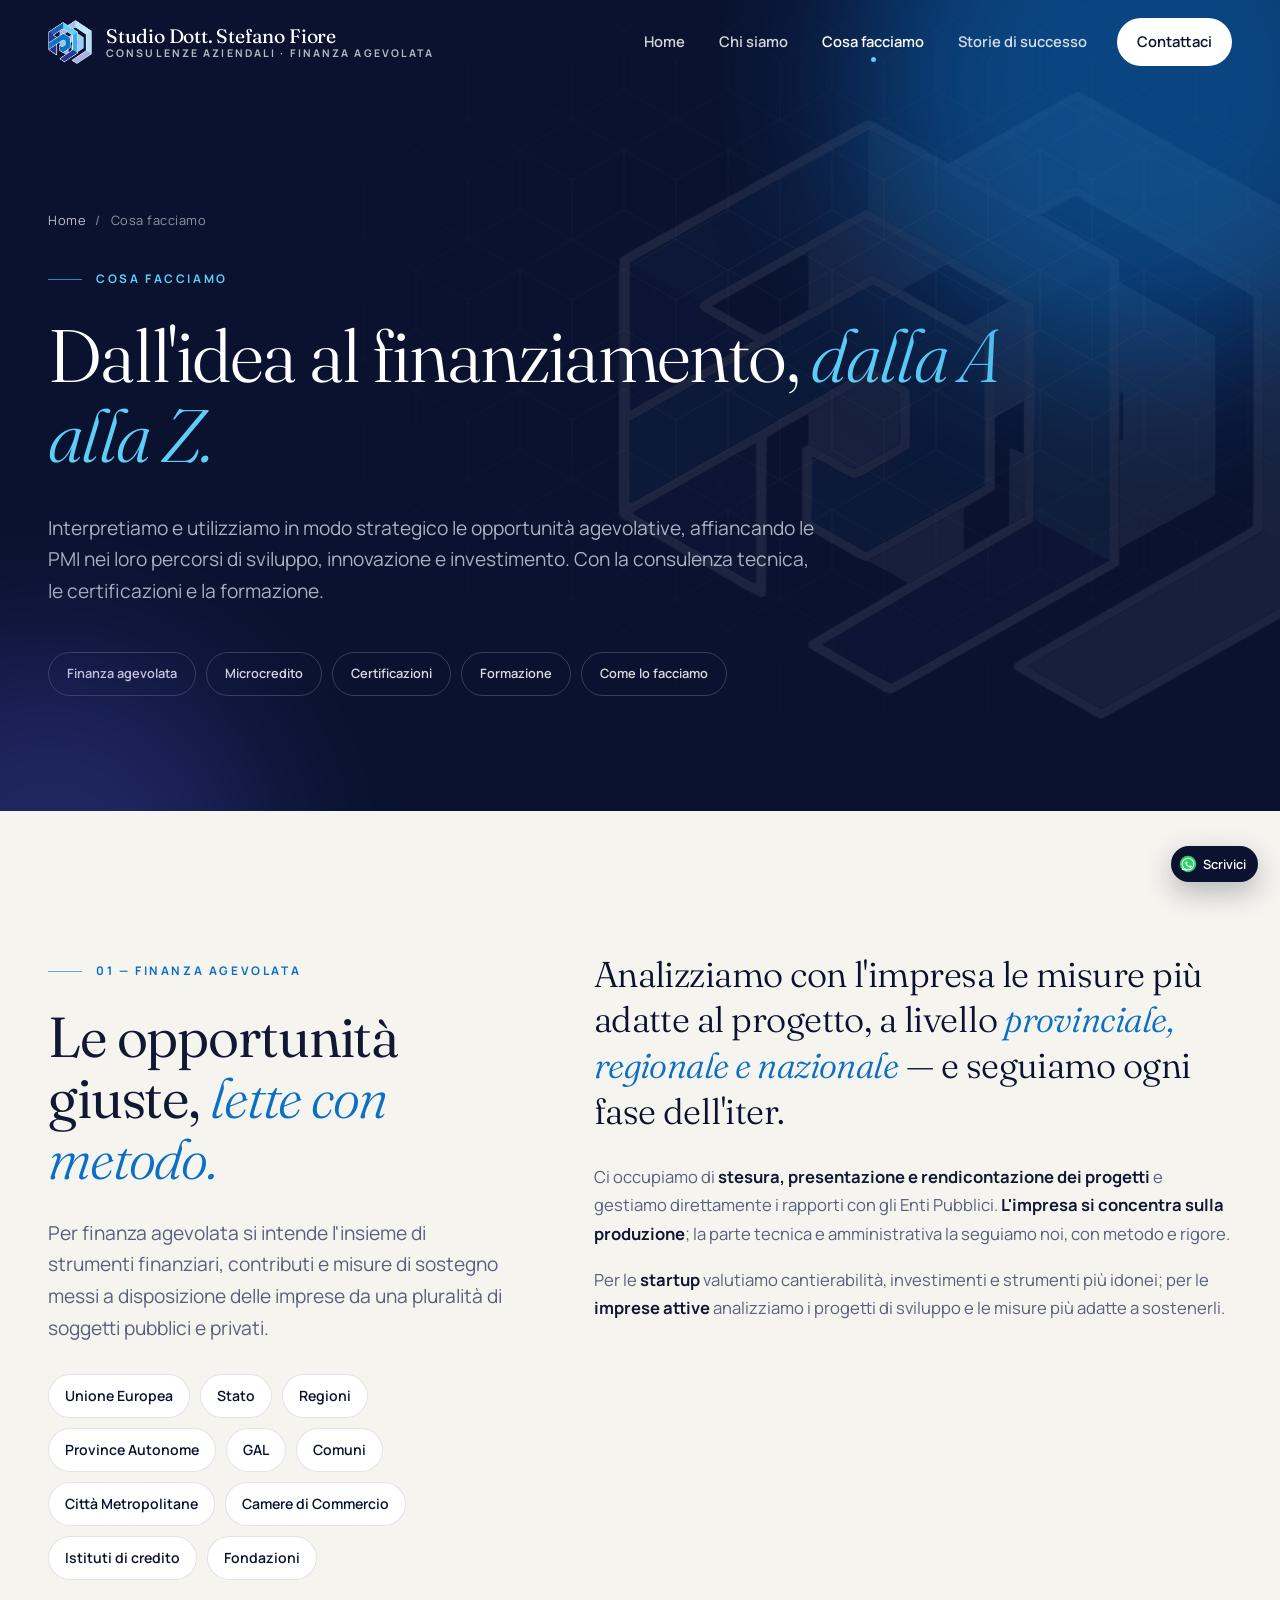
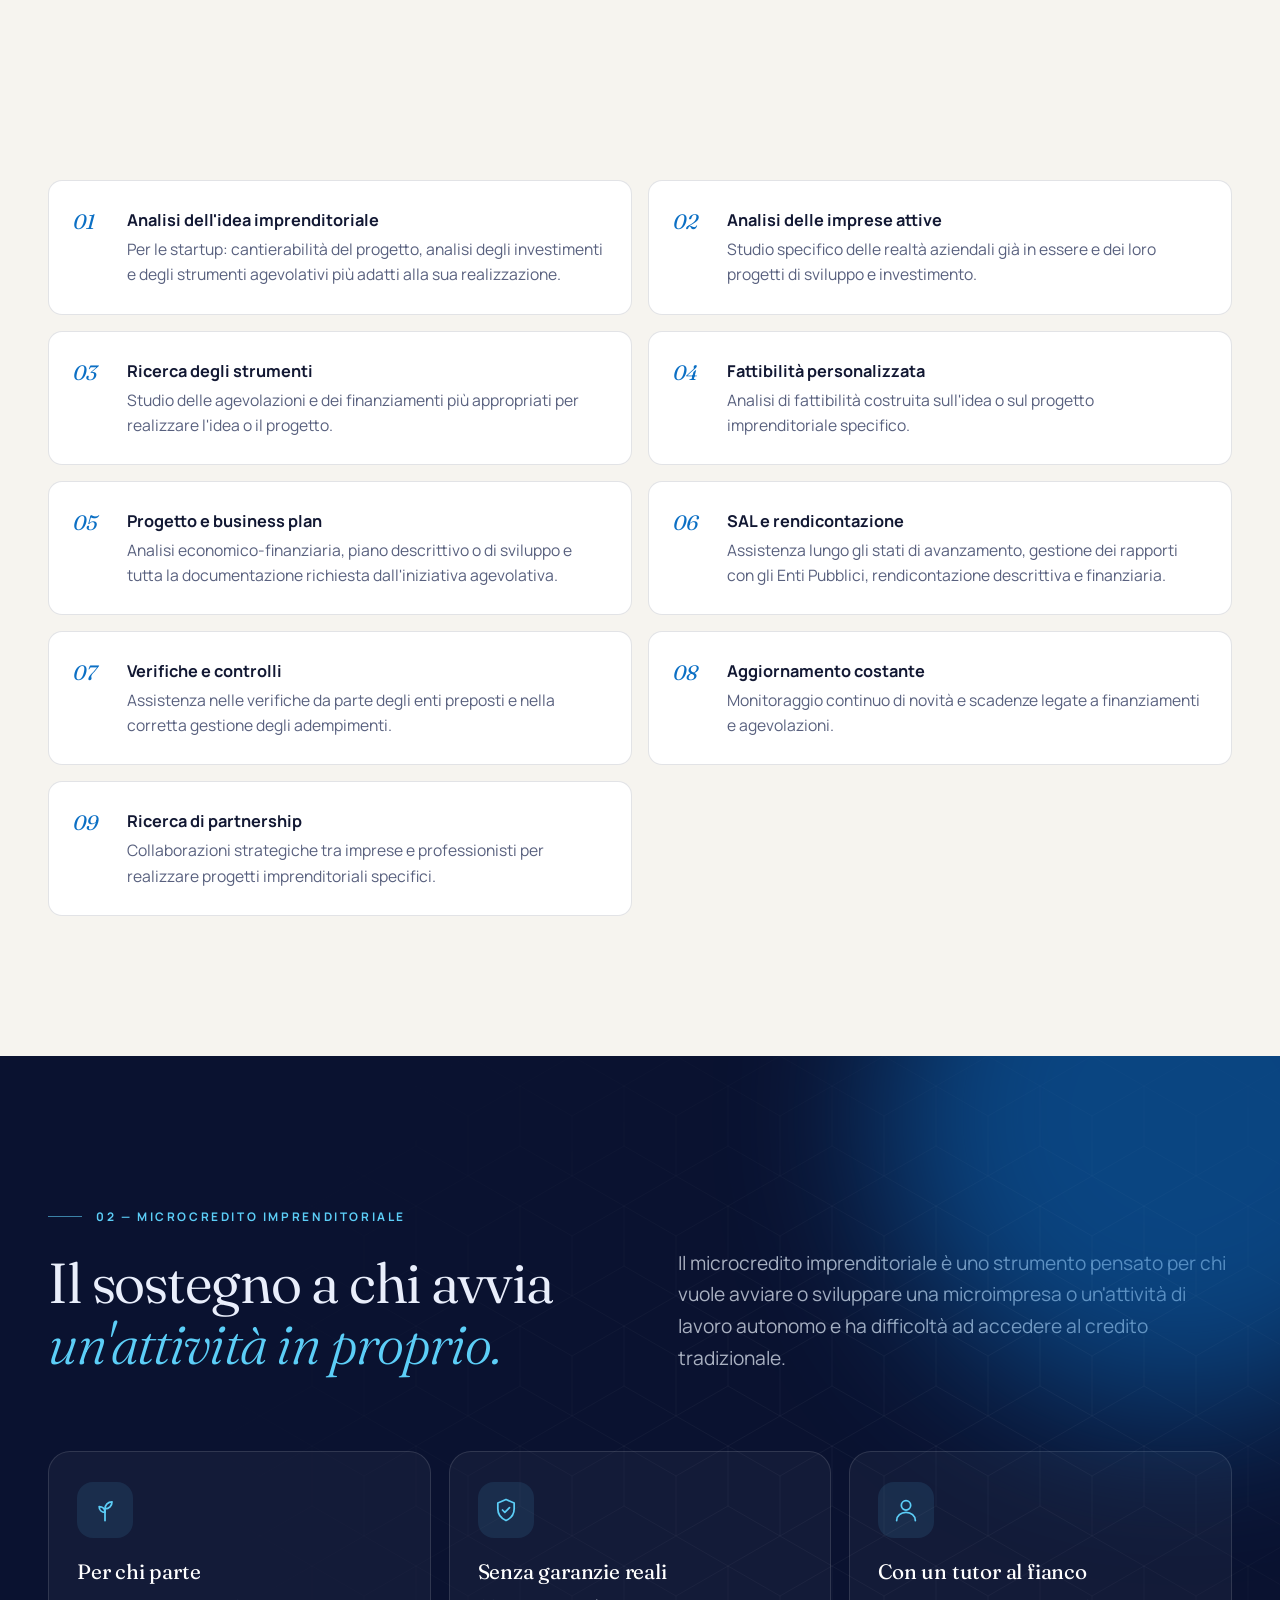
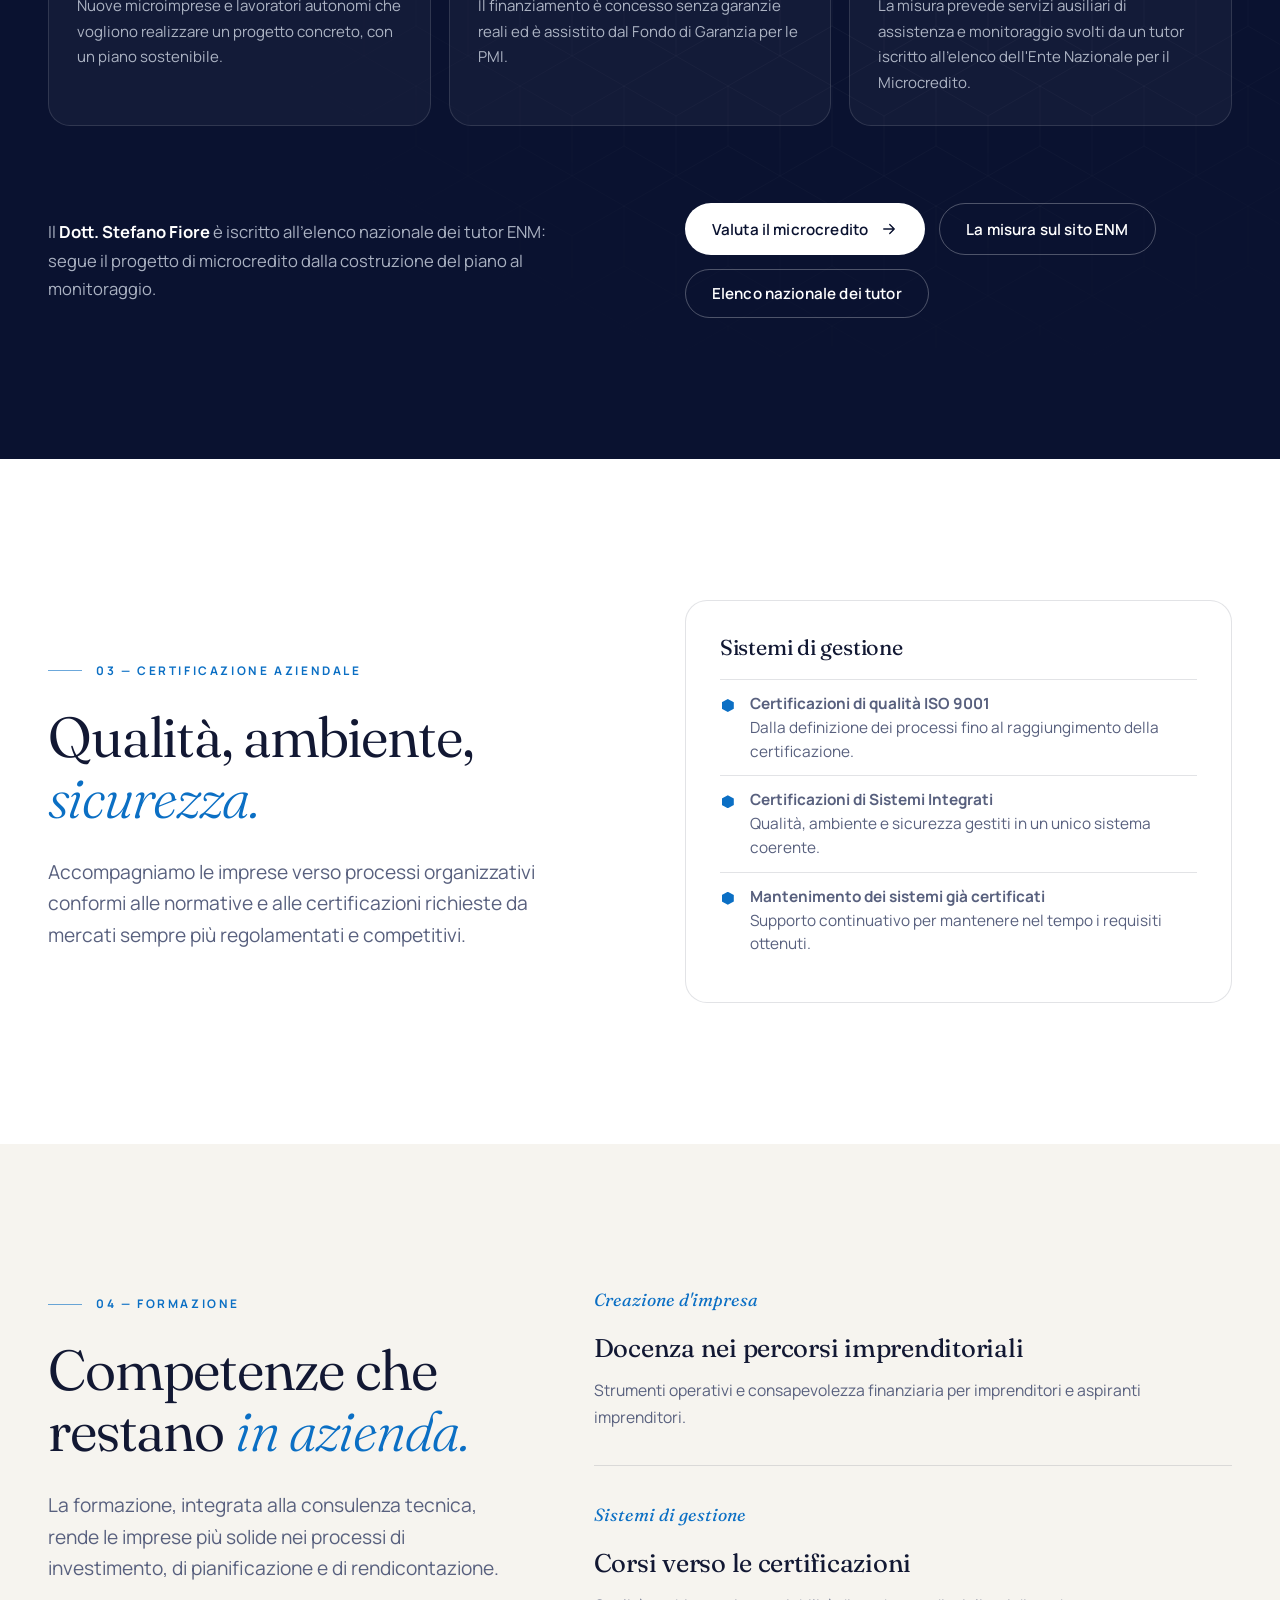
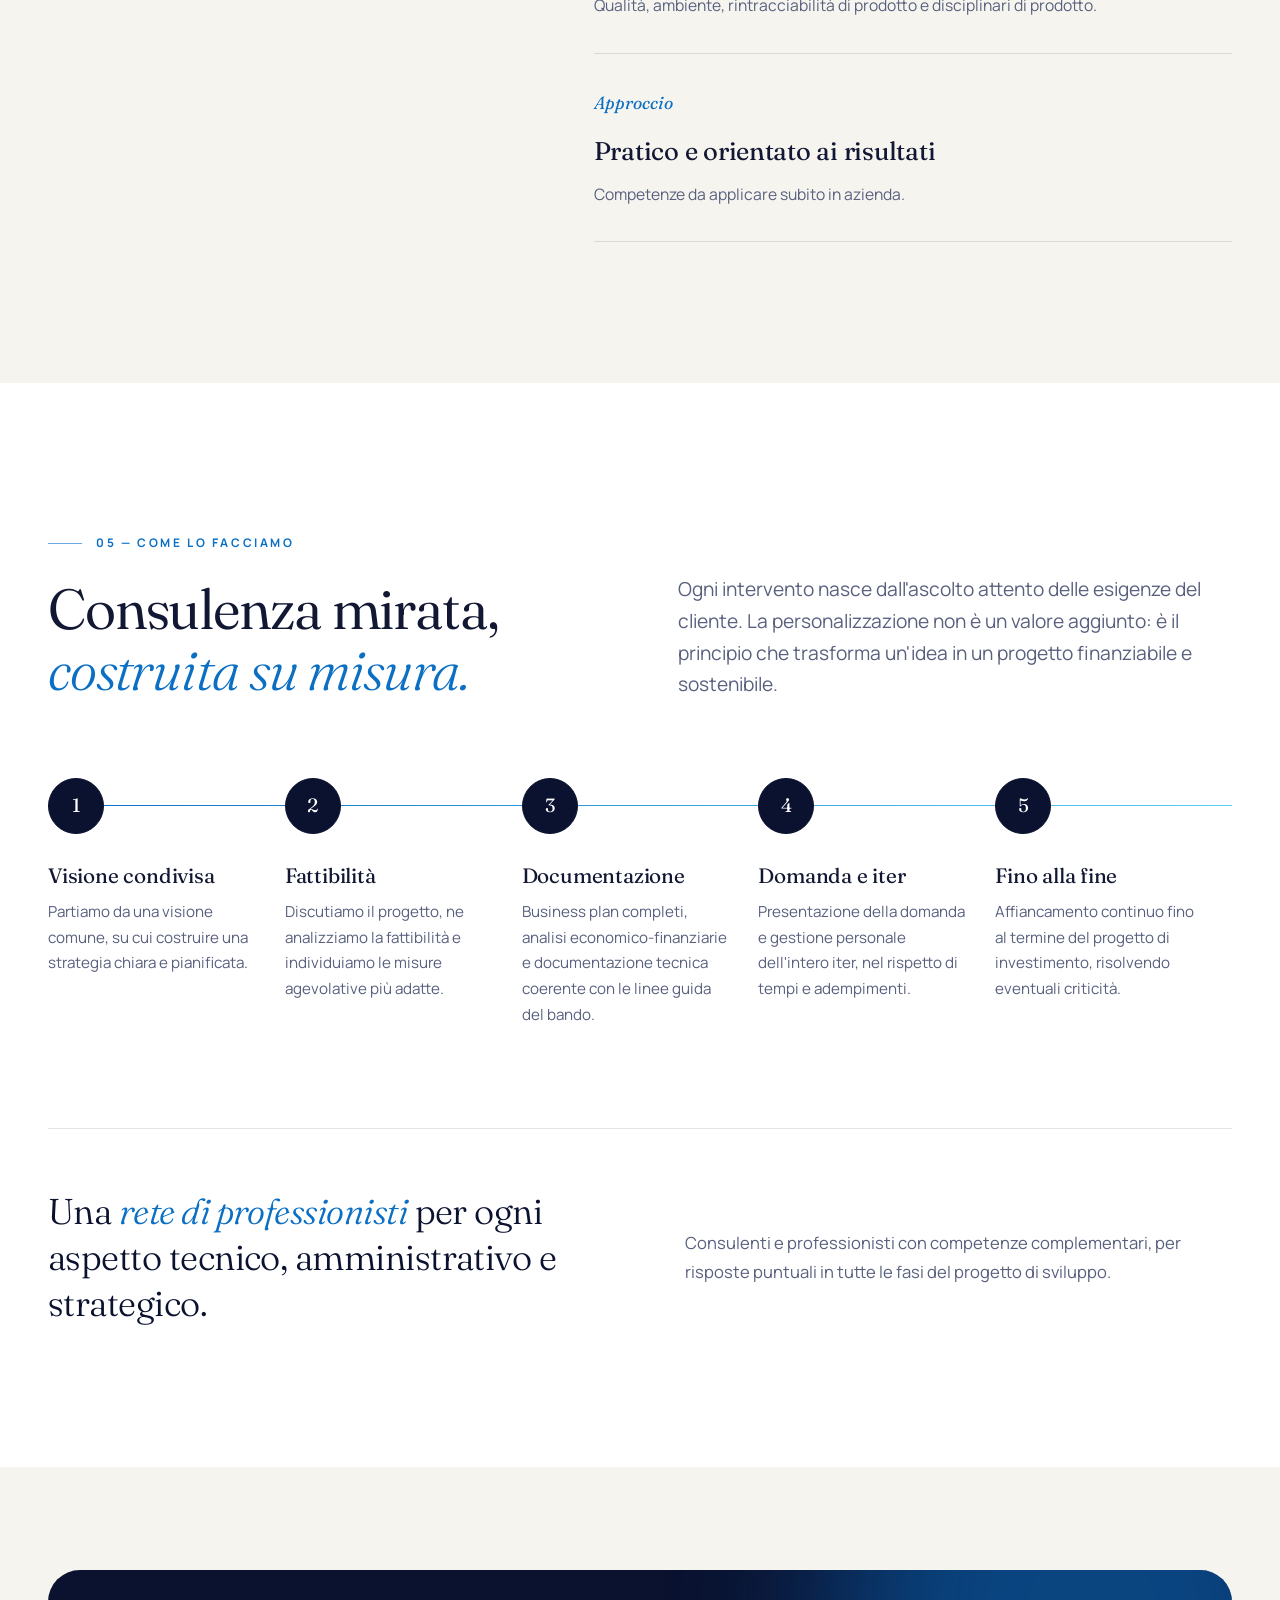
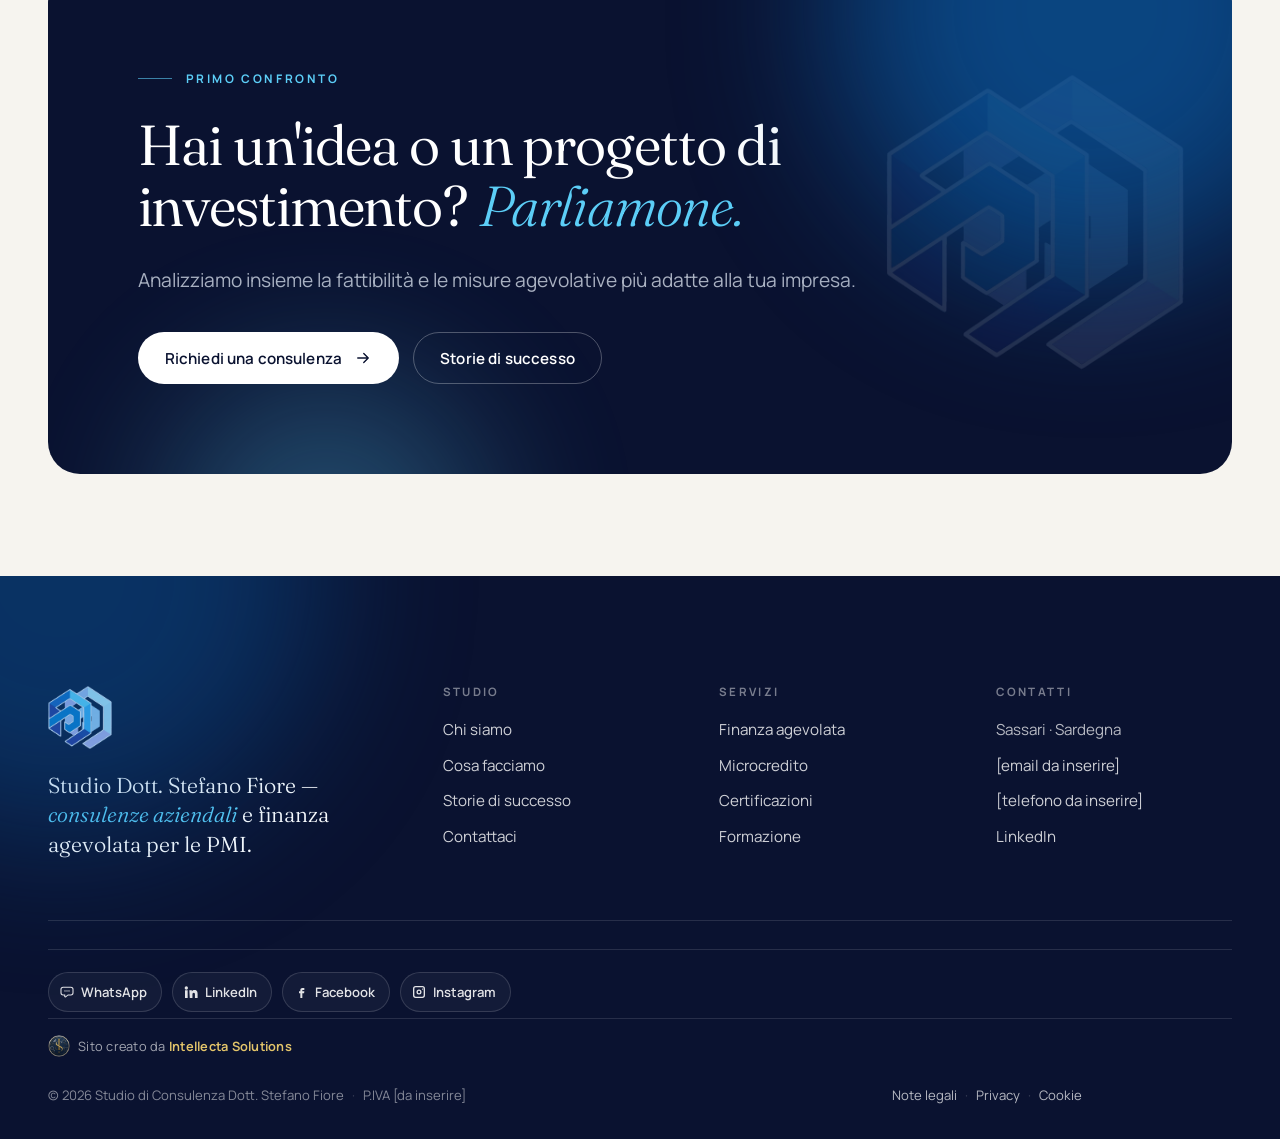
<file: cosa-facciamo.html>
<!DOCTYPE html>
<html lang="it" class="no-js">
<head>
  <meta charset="utf-8">
  <meta name="viewport" content="width=device-width, initial-scale=1, viewport-fit=cover">
  <title>Cosa facciamo · Consulenze aziendali finanza agevolata. Studio Dott. Stefano Fiore</title>
  <meta name="description" content="Finanza agevolata, microcredito imprenditoriale, certificazioni ISO 9001 e sistemi integrati, formazione: i servizi dello Studio Dott. Stefano Fiore per PMI e startup.">
  <meta name="robots" content="noindex, nofollow">
  <meta name="theme-color" content="#0a1230">
  <meta property="og:type" content="website">
  <meta property="og:title" content="Cosa facciamo · Consulenze aziendali finanza agevolata. Studio Dott. Stefano Fiore">
  <meta property="og:description" content="Finanza agevolata, microcredito imprenditoriale, certificazioni ISO 9001 e sistemi integrati, formazione: i servizi dello Studio Dott. Stefano Fiore per PMI e startup.">
  <meta property="og:image" content="assets/img/logo.webp">
  <meta property="og:locale" content="it_IT">
  <link rel="icon" type="image/png" href="assets/img/favicon.png">
  <link rel="apple-touch-icon" href="assets/img/apple-touch-icon.png">
  <link rel="preload" href="assets/fonts/fraunces-latin-opsz-normal.woff2" as="font" type="font/woff2" crossorigin>
  <link rel="preload" href="assets/fonts/manrope-latin-wght-normal.woff2" as="font" type="font/woff2" crossorigin>
  <link rel="stylesheet" href="assets/css/style.css">
  </head>
<body>
<a class="skip-link" href="cosa-facciamo.html#contenuto">Vai al contenuto</a>

<header class="site-header">
  <div class="container">
    <a aria-label='Studio Dott. Stefano Fiore — Home' class='brand' href='index.html'>
      <span class="brand-mark">
        <img class="logo-light" src="assets/img/logo-light.webp" alt="" width="44" height="44">
        <img class="logo-dark" src="assets/img/logo.webp" alt="" width="44" height="44">
      </span>
      <span class="brand-text">
        <span class="brand-name">Studio Dott. Stefano Fiore</span>
        <span class="brand-tag">Consulenze aziendali · Finanza agevolata</span>
      </span>
    </a>
    <button class="menu-toggle" type="button" aria-expanded="false" aria-controls="nav" aria-label="Apri il menu"><span></span><span></span></button>
    <nav class="nav" id="nav" aria-label="Principale">
      <a href='index.html'>Home</a>
      <a href='chi-siamo.html'>Chi siamo</a>
      <a aria-current='page' href='cosa-facciamo.html'>Cosa facciamo</a>
      <a href='storie-di-successo.html'>Storie di successo</a>
      <a class='nav-cta' href='contatti.html'>Contattaci</a>
    </nav>
  </div>
</header>

<main id="contenuto">
  <section class="page-hero on-dark">
    <div class="glow glow--royal" aria-hidden="true"></div>
    <div class="glow glow--lav" aria-hidden="true"></div>
    <div class="iso-pattern" aria-hidden="true"></div>
    <img class="hero-mark" src="assets/img/logo-light.webp" alt="" aria-hidden="true" width="640" height="634">
    <div class="container">
      <nav class="breadcrumb reveal" aria-label="Percorso"><a href='index.html'>Home</a><span aria-hidden="true">/</span><span>Cosa facciamo</span></nav>
      <p class="eyebrow reveal">Cosa facciamo</p>
      <h1 class="reveal" data-delay="1">Dall'idea al finanziamento, <em>dalla A alla&nbsp;Z.</em></h1>
      <p class="lead reveal" data-delay="2">Interpretiamo e utilizziamo in modo strategico le opportunità agevolative, affiancando le PMI nei loro percorsi di sviluppo, innovazione e investimento. Con la consulenza tecnica, le certificazioni e la formazione.</p>
      <div class="page-index reveal" data-delay="3">
        <a href="cosa-facciamo.html#finanza-agevolata">Finanza agevolata</a><a href="cosa-facciamo.html#microcredito">Microcredito</a><a href="cosa-facciamo.html#certificazioni">Certificazioni</a><a href="cosa-facciamo.html#formazione">Formazione</a><a href="cosa-facciamo.html#metodo">Come lo facciamo</a>
      </div>
    </div>
  </section>

  <!-- FINANZA AGEVOLATA -->
  <section class="section" id="finanza-agevolata">
    <div class="container">
      <div class="feature-block">
        <div class="sticky reveal">
          <p class="eyebrow">01 — Finanza agevolata</p>
          <h2>Le opportunità giuste, <em>lette con metodo.</em></h2>
          <p class="lead">Per finanza agevolata si intende l'insieme di strumenti finanziari, contributi e misure di sostegno messi a disposizione delle imprese da una pluralità di soggetti pubblici e privati.</p>
          <div class="sources" aria-label="Soggetti che erogano agevolazioni">
            <span>Unione Europea</span><span>Stato</span><span>Regioni</span><span>Province Autonome</span><span>GAL</span><span>Comuni</span><span>Città Metropolitane</span><span>Camere di Commercio</span><span>Istituti di credito</span><span>Fondazioni</span>
          </div>
        </div>
        <div class="prose reveal" data-delay="1">
          <p class="statement" style="margin-bottom:28px">Analizziamo con l'impresa le misure più adatte al progetto, a livello <em>provinciale, regionale e nazionale</em> — e seguiamo ogni fase dell'iter.</p>
          <p>Ci occupiamo di <strong>stesura, presentazione e rendicontazione dei progetti</strong> e gestiamo direttamente i rapporti con gli Enti Pubblici. <strong>L'impresa si concentra sulla produzione</strong>; la parte tecnica e amministrativa la seguiamo noi, con metodo e rigore.</p>
          <p>Per le <strong>startup</strong> valutiamo cantierabilità, investimenti e strumenti più idonei; per le <strong>imprese attive</strong> analizziamo i progetti di sviluppo e le misure più adatte a sostenerli.</p>
        </div>
      </div>

      <div style="margin-top:clamp(60px,8vw,110px)">
        <div class="section-head" style="margin-bottom:40px">
          <h3 class="reveal" style="font-size:clamp(1.7rem,3vw,2.4rem);margin:0">Cosa facciamo, <em>in sintesi.</em></h3>
          <p class="muted reveal" data-delay="1" style="margin:0">Un affiancamento completo e continuativo, dalla prima analisi all'ultimo controllo.</p>
        </div>
        <ol class="checklist">
          <li class="reveal"><strong>Analisi dell'idea imprenditoriale</strong>Per le startup: cantierabilità del progetto, analisi degli investimenti e degli strumenti agevolativi più adatti alla sua realizzazione.</li>
          <li class="reveal" data-delay="1"><strong>Analisi delle imprese attive</strong>Studio specifico delle realtà aziendali già in essere e dei loro progetti di sviluppo e investimento.</li>
          <li class="reveal"><strong>Ricerca degli strumenti</strong>Studio delle agevolazioni e dei finanziamenti più appropriati per realizzare l'idea o il progetto.</li>
          <li class="reveal" data-delay="1"><strong>Fattibilità personalizzata</strong>Analisi di fattibilità costruita sull'idea o sul progetto imprenditoriale specifico.</li>
          <li class="reveal"><strong>Progetto e business plan</strong>Analisi economico-finanziaria, piano descrittivo o di sviluppo e tutta la documentazione richiesta dall'iniziativa agevolativa.</li>
          <li class="reveal" data-delay="1"><strong>SAL e rendicontazione</strong>Assistenza lungo gli stati di avanzamento, gestione dei rapporti con gli Enti Pubblici, rendicontazione descrittiva e finanziaria.</li>
          <li class="reveal"><strong>Verifiche e controlli</strong>Assistenza nelle verifiche da parte degli enti preposti e nella corretta gestione degli adempimenti.</li>
          <li class="reveal" data-delay="1"><strong>Aggiornamento costante</strong>Monitoraggio continuo di novità e scadenze legate a finanziamenti e agevolazioni.</li>
          <li class="reveal"><strong>Ricerca di partnership</strong>Collaborazioni strategiche tra imprese e professionisti per realizzare progetti imprenditoriali specifici.</li>
        </ol>
      </div>
    </div>
  </section>

  <!-- MICROCREDITO -->
  <section class="section section--dark on-dark" id="microcredito">
    <div class="glow glow--royal" style="width:600px;height:600px;right:-200px;top:-240px" aria-hidden="true"></div>
    <div class="iso-pattern" aria-hidden="true"></div>
    <div class="container">
      <div class="section-head">
        <div class="reveal">
          <p class="eyebrow">02 — Microcredito imprenditoriale</p>
          <h2>Il sostegno a chi avvia <em>un'attività in proprio.</em></h2>
        </div>
        <p class="lead reveal" data-delay="1">Il microcredito imprenditoriale è uno strumento pensato per chi vuole avviare o sviluppare una microimpresa o un'attività di lavoro autonomo e ha difficoltà ad accedere al credito tradizionale.</p>
      </div>
      <div class="tile-grid">
        <div class="tile reveal">
          <span class="service-icon"><svg viewBox="0 0 24 24" fill="none" stroke="currentColor" stroke-width="1.5" stroke-linecap="round" stroke-linejoin="round" aria-hidden="true"><path d="M12 21V11"/><path d="M12 11c0-3.5 2.5-6 6-6 0 3.5-2.5 6-6 6z"/><path d="M12 14c0-3-2-5-5-5 0 3 2 5 5 5z"/></svg></span>
          <h3>Per chi parte</h3>
          <p>Nuove microimprese e lavoratori autonomi che vogliono realizzare un progetto concreto, con un piano sostenibile.</p>
        </div>
        <div class="tile reveal" data-delay="1">
          <span class="service-icon"><svg viewBox="0 0 24 24" fill="none" stroke="currentColor" stroke-width="1.5" stroke-linecap="round" stroke-linejoin="round" aria-hidden="true"><path d="M12 3l7 3v5c0 4.5-3 8.3-7 10-4-1.7-7-5.5-7-10V6z"/><path d="M9 12l2 2 4-4"/></svg></span>
          <h3>Senza garanzie reali</h3>
          <p>Il finanziamento è concesso senza garanzie reali ed è assistito dal Fondo di Garanzia per le PMI.</p>
        </div>
        <div class="tile reveal" data-delay="2">
          <span class="service-icon"><svg viewBox="0 0 24 24" fill="none" stroke="currentColor" stroke-width="1.5" stroke-linecap="round" stroke-linejoin="round" aria-hidden="true"><circle cx="12" cy="8" r="4"/><path d="M4 21c0-4 3.6-7 8-7s8 3 8 7"/></svg></span>
          <h3>Con un tutor al fianco</h3>
          <p>La misura prevede servizi ausiliari di assistenza e monitoraggio svolti da un tutor iscritto all'elenco dell'Ente Nazionale per il Microcredito.</p>
        </div>
      </div>
      <div class="split reveal" style="margin-top:clamp(50px,6vw,80px);align-items:center">
        <p class="prose" style="margin:0">Il <strong>Dott. Stefano Fiore</strong> è iscritto all'elenco nazionale dei tutor ENM: segue il progetto di microcredito dalla costruzione del piano al monitoraggio.</p>
        <div class="cta-actions" style="justify-content:flex-start">
          <a class='btn btn--light' href='contatti.html'>Valuta il microcredito <svg viewBox="0 0 24 24" fill="none" stroke="currentColor" stroke-width="1.8" stroke-linecap="round" stroke-linejoin="round" aria-hidden="true"><path d="M5 12h14M13 6l6 6-6 6"/></svg></a>
          <a class="btn btn--ghost" href="https://www.microcredito.gov.it/finanziamenti/117-comunicazione/1590-microcredito-imprenditoriale.html" target="_blank" rel="noopener">La misura sul sito ENM</a>
          <a class="btn btn--ghost" href="https://tutor.microcredito.gov.it/elenco-nazionale-obbligatorio/tutor-elenco-nazionale-obbligatorio-persone-fisiche/" target="_blank" rel="noopener">Elenco nazionale dei tutor</a>
        </div>
      </div>
    </div>
  </section>

  <!-- CERTIFICAZIONI -->
  <section class="section section--white" id="certificazioni">
    <div class="container split">
      <div class="reveal">
        <p class="eyebrow">03 — Certificazione aziendale</p>
        <h2>Qualità, ambiente, <em>sicurezza.</em></h2>
        <p class="lead">Accompagniamo le imprese verso processi organizzativi conformi alle normative e alle certificazioni richieste da mercati sempre più regolamentati e competitivi.</p>
      </div>
      <div class="info-panel reveal" data-delay="1">
        <h3>Sistemi di gestione</h3>
        <ul>
          <li><strong>Certificazioni di qualità ISO 9001</strong><br>Dalla definizione dei processi fino al raggiungimento della certificazione.</li>
          <li><strong>Certificazioni di Sistemi Integrati</strong><br>Qualità, ambiente e sicurezza gestiti in un unico sistema coerente.</li>
          <li><strong>Mantenimento dei sistemi già certificati</strong><br>Supporto continuativo per mantenere nel tempo i requisiti ottenuti.</li>
        </ul>
      </div>
    </div>
  </section>

  <!-- FORMAZIONE -->
  <section class="section" id="formazione">
    <div class="container feature-block">
      <div class="sticky reveal">
        <p class="eyebrow">04 — Formazione</p>
        <h2>Competenze che restano <em>in azienda.</em></h2>
        <p class="lead">La formazione, integrata alla consulenza tecnica, rende le imprese più solide nei processi di investimento, di pianificazione e di rendicontazione.</p>
      </div>
      <div class="values values--stack">
        <div class="value reveal"><span class="value-num">Creazione d'impresa</span><h3>Docenza nei percorsi imprenditoriali</h3><p>Strumenti operativi e consapevolezza finanziaria per imprenditori e aspiranti imprenditori.</p></div>
        <div class="value reveal"><span class="value-num">Sistemi di gestione</span><h3>Corsi verso le certificazioni</h3><p>Qualità, ambiente, rintracciabilità di prodotto e disciplinari di prodotto.</p></div>
        <div class="value reveal"><span class="value-num">Approccio</span><h3>Pratico e orientato ai risultati</h3><p>Competenze da applicare subito in azienda.</p></div>
      </div>
    </div>
  </section>

  <!-- COME LO FACCIAMO -->
  <section class="section section--white" id="metodo">
    <div class="container">
      <div class="section-head">
        <div class="reveal">
          <p class="eyebrow">05 — Come lo facciamo</p>
          <h2>Consulenza mirata, <em>costruita su misura.</em></h2>
        </div>
        <p class="lead reveal" data-delay="1">Ogni intervento nasce dall'ascolto attento delle esigenze del cliente. La personalizzazione non è un valore aggiunto: è il principio che trasforma un'idea in un progetto finanziabile e sostenibile.</p>
      </div>
      <ol class="steps">
        <li class="progress-line" aria-hidden="true"></li>
        <li class="step"><span class="step-marker">1</span><div><h3>Visione condivisa</h3><p>Partiamo da una visione comune, su cui costruire una strategia chiara e pianificata.</p></div></li>
        <li class="step"><span class="step-marker">2</span><div><h3>Fattibilità</h3><p>Discutiamo il progetto, ne analizziamo la fattibilità e individuiamo le misure agevolative più adatte.</p></div></li>
        <li class="step"><span class="step-marker">3</span><div><h3>Documentazione</h3><p>Business plan completi, analisi economico-finanziarie e documentazione tecnica coerente con le linee guida del bando.</p></div></li>
        <li class="step"><span class="step-marker">4</span><div><h3>Domanda e iter</h3><p>Presentazione della domanda e gestione personale dell'intero iter, nel rispetto di tempi e adempimenti.</p></div></li>
        <li class="step"><span class="step-marker">5</span><div><h3>Fino alla fine</h3><p>Affiancamento continuo fino al termine del progetto di investimento, risolvendo eventuali criticità.</p></div></li>
      </ol>
      <div class="split reveal" style="margin-top:clamp(60px,8vw,100px);padding-top:clamp(40px,5vw,60px);border-top:1px solid var(--line)">
        <p class="statement" style="margin:0">Una <em>rete di professionisti</em> per ogni aspetto tecnico, amministrativo e strategico.</p>
        <p class="prose" style="margin:0">Consulenti e professionisti con competenze complementari, per risposte puntuali in tutte le fasi del progetto di sviluppo.</p>
      </div>
    </div>
  </section>

  <!-- CTA -->
  <section class="section section--tight">
    <div class="container">
      <div class="cta-band on-dark reveal">
        <div class="glow glow--royal" aria-hidden="true"></div>
        <div class="glow glow--sky" aria-hidden="true"></div>
        <img class="cta-band-mark" src="assets/img/logo-light.webp" alt="" aria-hidden="true" width="300" height="297">
        <p class="eyebrow">Primo confronto</p>
        <h2>Hai un'idea o un progetto di investimento? <em>Parliamone.</em></h2>
        <p class="lead">Analizziamo insieme la fattibilità e le misure agevolative più adatte alla tua impresa.</p>
        <div class="cta-actions">
          <a class='btn btn--light' href='contatti.html'>Richiedi una consulenza
            <svg viewBox="0 0 24 24" fill="none" stroke="currentColor" stroke-width="1.8" stroke-linecap="round" stroke-linejoin="round" aria-hidden="true"><path d="M5 12h14M13 6l6 6-6 6"/></svg>
          </a>
          <a class='btn btn--ghost' href='storie-di-successo.html'>Storie di successo</a>
        </div>
      </div>
    </div>
  </section>


</main>

<footer class="site-footer on-dark">
  <div class="glow glow--royal" aria-hidden="true"></div>
  <div class="container">
    <div class="footer-top">
      <div class="footer-brand">
        <img src="assets/img/logo-light.webp" alt="Logo Studio Dott. Stefano Fiore" width="64" height="63" loading="lazy">
        <p>Studio Dott. Stefano Fiore — <em>consulenze aziendali</em> e finanza agevolata per le PMI.</p>
      </div>
      <div class="footer-col">
        <h4>Studio</h4>
        <ul>
          <li><a href='chi-siamo.html'>Chi siamo</a></li>
          <li><a href='cosa-facciamo.html'>Cosa facciamo</a></li>
          <li><a href='storie-di-successo.html'>Storie di successo</a></li>
          <li><a href='contatti.html'>Contattaci</a></li>
        </ul>
      </div>
      <div class="footer-col">
        <h4>Servizi</h4>
        <ul>
          <li><a href='cosa-facciamo.html#finanza-agevolata'>Finanza agevolata</a></li>
          <li><a href='cosa-facciamo.html#microcredito'>Microcredito</a></li>
          <li><a href='cosa-facciamo.html#certificazioni'>Certificazioni</a></li>
          <li><a href='cosa-facciamo.html#formazione'>Formazione</a></li>
        </ul>
      </div>
      <div class="footer-col">
        <h4>Contatti</h4>
        <ul>
          <li>Sassari · Sardegna</li>
          <li><a href="mailto:[email-da-inserire]">[email da inserire]</a></li>
          <li><a href="tel:[telefono]">[telefono da inserire]</a></li>
          <li><a href="https://www.linkedin.com/in/stefano-fiore-a02bb4a3/" target="_blank" rel="noopener">LinkedIn</a></li>
        </ul>
      </div>
    </div>
    <nav class="social" aria-label="Social e messaggistica">
      <a class="social-btn social-wa" href="https://wa.me/" target="_blank" rel="noopener" aria-label="WhatsApp">
        <svg viewBox="0 0 24 24" aria-hidden="true" fill="none">
  <path d="M6.2 4.8h11.6A3.2 3.2 0 0 1 21 8v5.2a3.2 3.2 0 0 1-3.2 3.2h-4.15l-3.7 2.85c-.55.42-1.35.03-1.35-.66v-2.19H6.2A3.2 3.2 0 0 1 3 13.2V8a3.2 3.2 0 0 1 3.2-3.2Z" stroke="currentColor" stroke-width="1.6"/>
  <circle cx="9" cy="10.4" r="1" fill="currentColor"/>
  <circle cx="12" cy="10.4" r="1" fill="currentColor"/>
  <circle cx="15" cy="10.4" r="1" fill="currentColor"/>
</svg>
        <span>WhatsApp</span>
      </a>
      <a class="social-btn" href="https://www.linkedin.com/in/stefano-fiore-a02bb4a3/" target="_blank" rel="noopener" aria-label="LinkedIn">
        <svg viewBox="0 0 24 24" aria-hidden="true"><path fill="currentColor" d="M4.98 3.5a2.5 2.5 0 1 1 0 5 2.5 2.5 0 0 1 0-5zM3 9.5h4V21H3zM9.5 9.5h3.8v1.6h.05c.53-1 1.83-2.05 3.77-2.05 4.03 0 4.78 2.65 4.78 6.1V21h-4v-5.2c0-1.24-.02-2.84-1.73-2.84-1.73 0-2 1.35-2 2.75V21h-4z"/></svg>
        <span>LinkedIn</span>
      </a>
      <a class="social-btn" href="https://www.facebook.com/studiostefanofiore" target="_blank" rel="noopener" aria-label="Facebook">
        <svg viewBox="0 0 24 24" aria-hidden="true"><path fill="currentColor" d="M14 9h3V6h-3c-1.7 0-3 1.3-3 3v2H9v3h2v7h3v-7h2.6l.4-3H14V9z"/></svg>
        <span>Facebook</span>
      </a>
      <a class="social-btn" href="https://www.instagram.com/studiostefanofiore/" target="_blank" rel="noopener" aria-label="Instagram">
        <svg viewBox="0 0 24 24" aria-hidden="true"><path fill="currentColor" d="M7 3h10a4 4 0 0 1 4 4v10a4 4 0 0 1-4 4H7a4 4 0 0 1-4-4V7a4 4 0 0 1 4-4zm10 2H7a2 2 0 0 0-2 2v10a2 2 0 0 0 2 2h10a2 2 0 0 0 2-2V7a2 2 0 0 0-2-2zm-5 3.2A3.8 3.8 0 1 1 8.2 12 3.8 3.8 0 0 1 12 8.2zm0 2A1.8 1.8 0 1 0 13.8 12 1.8 1.8 0 0 0 12 10.2zM17.4 6.6a1 1 0 1 1-1 1 1 1 0 0 1 1-1z"/></svg>
        <span>Instagram</span>
      </a>
    </nav>
    <div class="credits">
      <a class="credits-link" href="https://intellectasolutions.it" target="_blank" rel="noopener">
        <img class="credits-logo" src="assets/img/intellecta.png" alt="IntellectaSolutions" width="22" height="22">
        <span>Sito creato da <em class="credits-name">Intellecta Solutions</em></span>
      </a>
    </div>
    <div class="footer-bottom">
      <span>© <span data-year>2026</span> Studio di Consulenza Dott. Stefano Fiore<span class="sep">·</span>P.IVA [da inserire]</span>
      <span><a href="note-legali.html">Note legali</a><span class="sep">·</span><a href="privacy.html">Privacy</a><span class="sep">·</span><a href="cookie.html">Cookie</a></span>
    </div>
  </div>
</footer>


<a class="wa-float" href="https://wa.me/" target="_blank" rel="noopener">
  <svg viewBox="0 0 24 24" aria-hidden="true">
  <circle cx="12" cy="12" r="11" fill="#25D366"/>
  <path fill="#fff" d="M16.7 14.55c-.22-.11-1.28-.63-1.48-.7-.2-.07-.34-.11-.49.11-.14.22-.56.7-.68.84-.13.15-.25.16-.47.05-.22-.11-.91-.34-1.74-1.07-.64-.57-1.08-1.28-1.2-1.5-.13-.22-.01-.33.1-.44.1-.1.22-.25.32-.37.1-.13.14-.22.22-.36.07-.15.03-.27-.02-.38-.05-.11-.49-1.17-.67-1.6-.18-.42-.35-.36-.49-.37h-.41c-.15 0-.38.05-.57.27-.2.22-.75.73-.75 1.78s.77 2.07.87 2.21c.11.15 1.52 2.32 3.68 3.25.51.22.91.35 1.22.45.52.16.98.14 1.35.08.41-.06 1.28-.52 1.46-1.03.18-.5.18-.93.13-1.02-.05-.09-.2-.15-.42-.26zM12.04 3.6A8.38 8.38 0 0 0 3.67 12c0 1.48.39 2.92 1.13 4.19L3.6 20.4l2.28-.6A8.4 8.4 0 0 0 12.04 20.4h.01A8.38 8.38 0 0 0 20.42 12 8.38 8.38 0 0 0 12.05 3.6zm0 15.3h-.01a6.97 6.97 0 0 1-3.55-.98l-.25-.15-2.65.7.71-2.58-.17-.26A6.96 6.96 0 0 1 5.07 12c0-3.85 3.14-6.98 7-6.98 1.87 0 3.62.73 4.94 2.05A6.94 6.94 0 0 1 19.05 12c0 3.85-3.14 6.9-7 6.9z"/>
</svg>
  <span>Scrivici</span>
</a>
<script src="assets/js/main.js" defer></script>
</body>
</html>
</file>
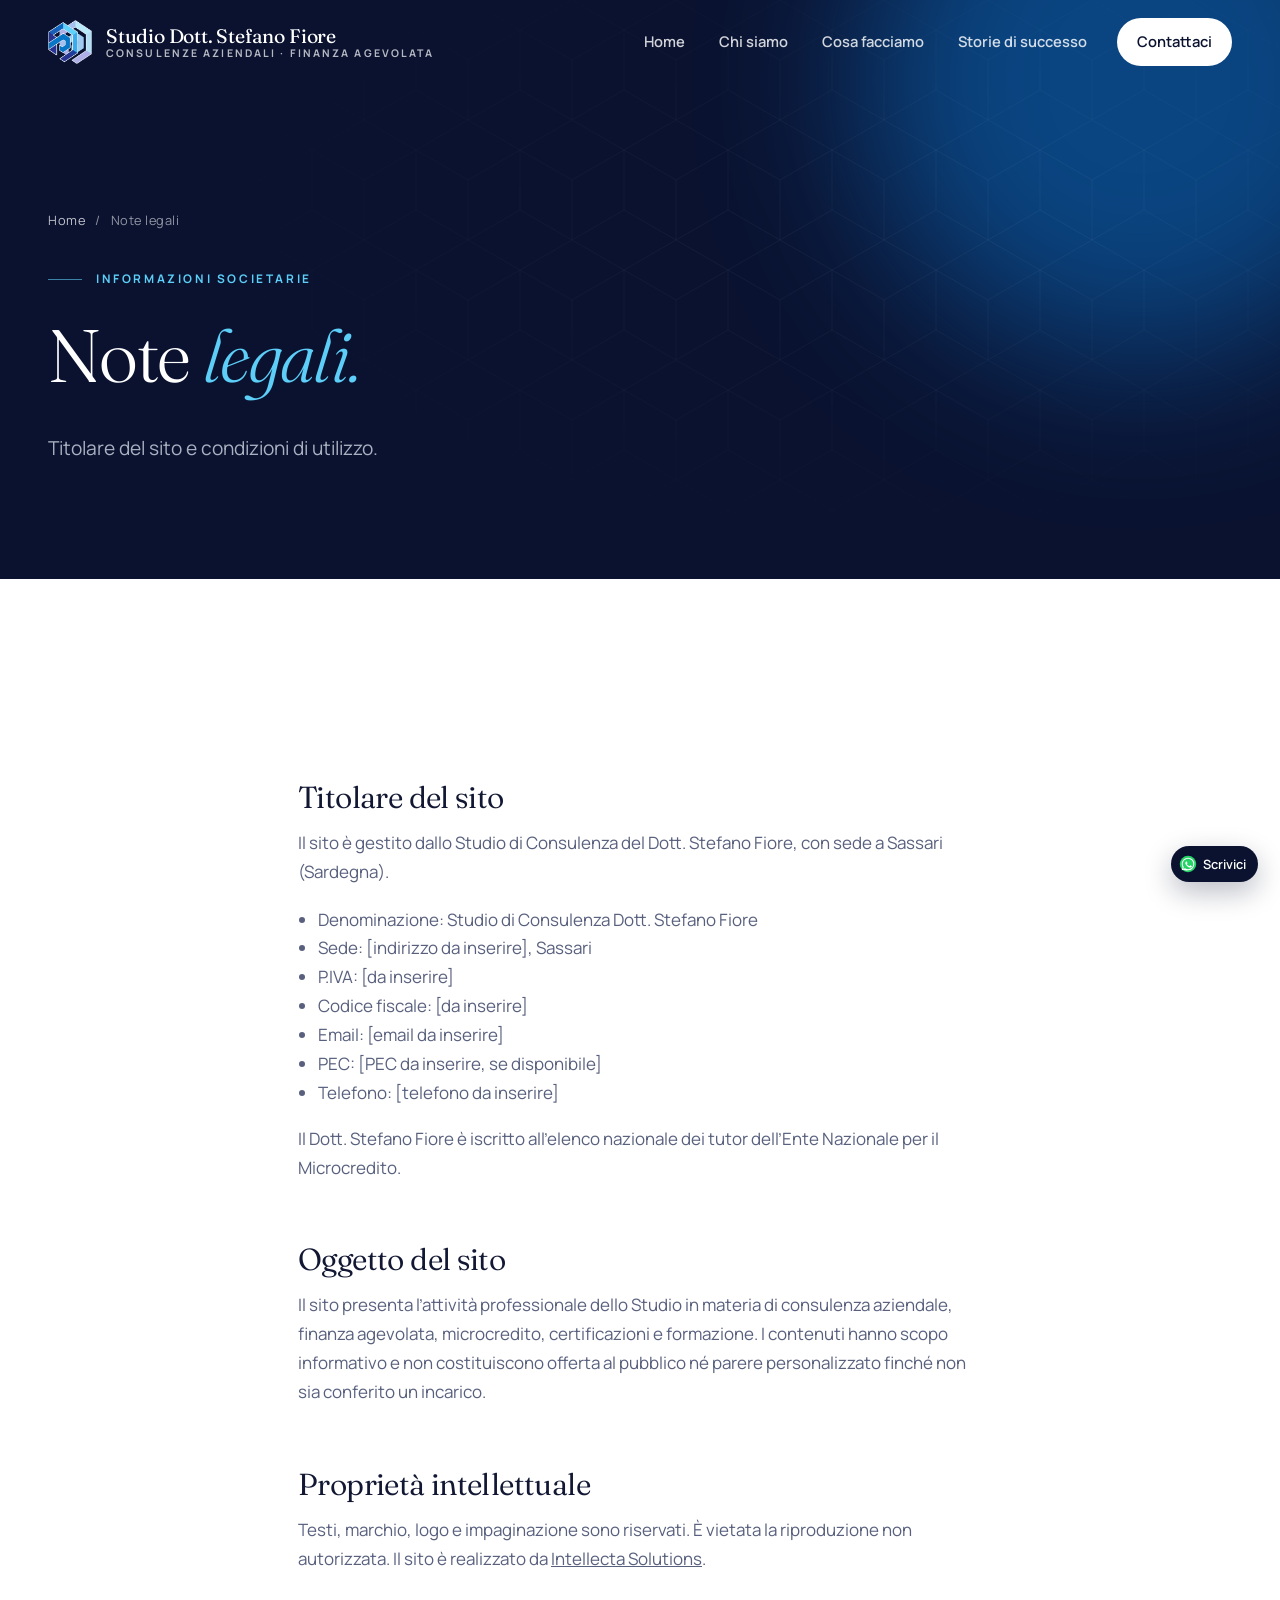
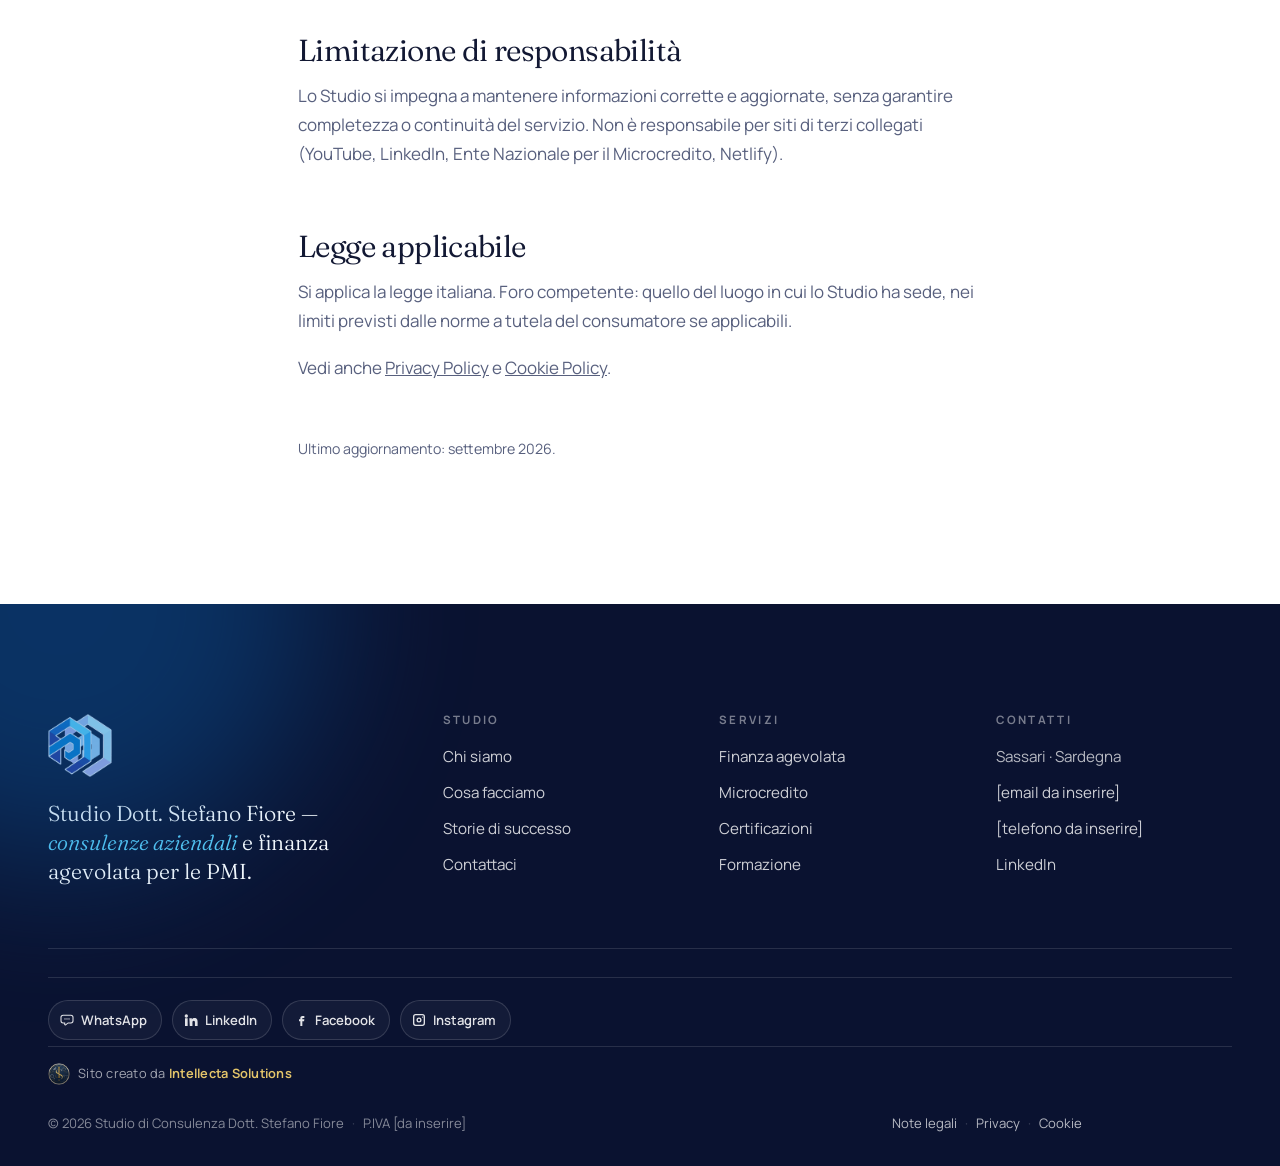
<file: note-legali.html>
<!DOCTYPE html>
<html lang="it" class="no-js">
<head>
  <meta charset="utf-8">
  <meta name="viewport" content="width=device-width, initial-scale=1, viewport-fit=cover">
  <title>Note legali · Studio Dott. Stefano Fiore</title>
  <meta name="description" content="Note legali del sito dello Studio di Consulenza Dott. Stefano Fiore.">
  <meta name="robots" content="noindex, nofollow">
  <meta name="theme-color" content="#0a1230">
  <link rel="icon" type="image/png" href="assets/img/favicon.png">
  <link rel="apple-touch-icon" href="assets/img/apple-touch-icon.png">
  <link rel="stylesheet" href="assets/css/style.css">
</head>
<body>
<a class="skip-link" href="note-legali.html#contenuto">Vai al contenuto</a>

<header class="site-header">
  <div class="container">
    <a aria-label="Studio Dott. Stefano Fiore — Home" class="brand" href="index.html">
      <span class="brand-mark">
        <img class="logo-light" src="assets/img/logo-light.webp" alt="" width="44" height="44">
        <img class="logo-dark" src="assets/img/logo.webp" alt="" width="44" height="44">
      </span>
      <span class="brand-text">
        <span class="brand-name">Studio Dott. Stefano Fiore</span>
        <span class="brand-tag">Consulenze aziendali · Finanza agevolata</span>
      </span>
    </a>
    <button class="menu-toggle" type="button" aria-expanded="false" aria-controls="nav" aria-label="Apri il menu"><span></span><span></span></button>
    <nav class="nav" id="nav" aria-label="Principale">
      <a href="index.html">Home</a>
      <a href="chi-siamo.html">Chi siamo</a>
      <a href="cosa-facciamo.html">Cosa facciamo</a>
      <a href="storie-di-successo.html">Storie di successo</a>
      <a class="nav-cta" href="contatti.html">Contattaci</a>
    </nav>
  </div>
</header>

<main id="contenuto">
  <section class="page-hero on-dark">
    <div class="glow glow--royal" aria-hidden="true"></div>
    <div class="iso-pattern" aria-hidden="true"></div>
    <div class="container">
      <nav class="breadcrumb reveal" aria-label="Percorso"><a href="index.html">Home</a><span aria-hidden="true">/</span><span>Note legali</span></nav>
      <p class="eyebrow reveal">Informazioni societarie</p>
      <h1 class="reveal" data-delay="1">Note <em>legali.</em></h1>
      <p class="lead reveal" data-delay="2">Titolare del sito e condizioni di utilizzo.</p>
    </div>
  </section>

  <section class="section section--white">
    <div class="container legal">
      <h2>Titolare del sito</h2>
      <p>Il sito è gestito dallo Studio di Consulenza del Dott. Stefano Fiore, con sede a Sassari (Sardegna).</p>
      <ul>
        <li>Denominazione: Studio di Consulenza Dott. Stefano Fiore</li>
        <li>Sede: [indirizzo da inserire], Sassari</li>
        <li>P.IVA: [da inserire]</li>
        <li>Codice fiscale: [da inserire]</li>
        <li>Email: [email da inserire]</li>
        <li>PEC: [PEC da inserire, se disponibile]</li>
        <li>Telefono: [telefono da inserire]</li>
      </ul>
      <p>Il Dott. Stefano Fiore è iscritto all’elenco nazionale dei tutor dell’Ente Nazionale per il Microcredito.</p>

      <h2>Oggetto del sito</h2>
      <p>Il sito presenta l’attività professionale dello Studio in materia di consulenza aziendale, finanza agevolata, microcredito, certificazioni e formazione. I contenuti hanno scopo informativo e non costituiscono offerta al pubblico né parere personalizzato finché non sia conferito un incarico.</p>

      <h2>Proprietà intellettuale</h2>
      <p>Testi, marchio, logo e impaginazione sono riservati. È vietata la riproduzione non autorizzata. Il sito è realizzato da <a href="https://intellectasolutions.it" target="_blank" rel="noopener">Intellecta Solutions</a>.</p>

      <h2>Limitazione di responsabilità</h2>
      <p>Lo Studio si impegna a mantenere informazioni corrette e aggiornate, senza garantire completezza o continuità del servizio. Non è responsabile per siti di terzi collegati (YouTube, LinkedIn, Ente Nazionale per il Microcredito, Netlify).</p>

      <h2>Legge applicabile</h2>
      <p>Si applica la legge italiana. Foro competente: quello del luogo in cui lo Studio ha sede, nei limiti previsti dalle norme a tutela del consumatore se applicabili.</p>

      <p>Vedi anche <a href="privacy.html">Privacy Policy</a> e <a href="cookie.html">Cookie Policy</a>.</p>
      <p class="muted" style="margin-top:3em"><small>Ultimo aggiornamento: settembre 2026.</small></p>
    </div>
  </section>
</main>

<footer class="site-footer on-dark">
  <div class="glow glow--royal" aria-hidden="true"></div>
  <div class="container">
    <div class="footer-top">
      <div class="footer-brand">
        <img src="assets/img/logo-light.webp" alt="Logo Studio Dott. Stefano Fiore" width="64" height="63" loading="lazy">
        <p>Studio Dott. Stefano Fiore — <em>consulenze aziendali</em> e finanza agevolata per le PMI.</p>
      </div>
      <div class="footer-col">
        <h4>Studio</h4>
        <ul>
          <li><a href="chi-siamo.html">Chi siamo</a></li>
          <li><a href="cosa-facciamo.html">Cosa facciamo</a></li>
          <li><a href="storie-di-successo.html">Storie di successo</a></li>
          <li><a href="contatti.html">Contattaci</a></li>
        </ul>
      </div>
      <div class="footer-col">
        <h4>Servizi</h4>
        <ul>
          <li><a href="cosa-facciamo.html#finanza-agevolata">Finanza agevolata</a></li>
          <li><a href="cosa-facciamo.html#microcredito">Microcredito</a></li>
          <li><a href="cosa-facciamo.html#certificazioni">Certificazioni</a></li>
          <li><a href="cosa-facciamo.html#formazione">Formazione</a></li>
        </ul>
      </div>
      <div class="footer-col">
        <h4>Contatti</h4>
        <ul>
          <li>Sassari · Sardegna</li>
          <li><a href="mailto:[email-da-inserire]">[email da inserire]</a></li>
          <li><a href="tel:[telefono]">[telefono da inserire]</a></li>
          <li><a href="https://www.linkedin.com/in/stefano-fiore-a02bb4a3/" target="_blank" rel="noopener">LinkedIn</a></li>
        </ul>
      </div>
    </div>
    <nav class="social" aria-label="Social e messaggistica">
      <a class="social-btn social-wa" href="https://wa.me/" target="_blank" rel="noopener" aria-label="WhatsApp">
        <svg viewBox="0 0 24 24" aria-hidden="true" fill="none">
  <path d="M6.2 4.8h11.6A3.2 3.2 0 0 1 21 8v5.2a3.2 3.2 0 0 1-3.2 3.2h-4.15l-3.7 2.85c-.55.42-1.35.03-1.35-.66v-2.19H6.2A3.2 3.2 0 0 1 3 13.2V8a3.2 3.2 0 0 1 3.2-3.2Z" stroke="currentColor" stroke-width="1.6"/>
  <circle cx="9" cy="10.4" r="1" fill="currentColor"/>
  <circle cx="12" cy="10.4" r="1" fill="currentColor"/>
  <circle cx="15" cy="10.4" r="1" fill="currentColor"/>
</svg>
        <span>WhatsApp</span>
      </a>
      <a class="social-btn" href="https://www.linkedin.com/in/stefano-fiore-a02bb4a3/" target="_blank" rel="noopener" aria-label="LinkedIn">
        <svg viewBox="0 0 24 24" aria-hidden="true"><path fill="currentColor" d="M4.98 3.5a2.5 2.5 0 1 1 0 5 2.5 2.5 0 0 1 0-5zM3 9.5h4V21H3zM9.5 9.5h3.8v1.6h.05c.53-1 1.83-2.05 3.77-2.05 4.03 0 4.78 2.65 4.78 6.1V21h-4v-5.2c0-1.24-.02-2.84-1.73-2.84-1.73 0-2 1.35-2 2.75V21h-4z"/></svg>
        <span>LinkedIn</span>
      </a>
      <a class="social-btn" href="https://www.facebook.com/studiostefanofiore" target="_blank" rel="noopener" aria-label="Facebook">
        <svg viewBox="0 0 24 24" aria-hidden="true"><path fill="currentColor" d="M14 9h3V6h-3c-1.7 0-3 1.3-3 3v2H9v3h2v7h3v-7h2.6l.4-3H14V9z"/></svg>
        <span>Facebook</span>
      </a>
      <a class="social-btn" href="https://www.instagram.com/studiostefanofiore/" target="_blank" rel="noopener" aria-label="Instagram">
        <svg viewBox="0 0 24 24" aria-hidden="true"><path fill="currentColor" d="M7 3h10a4 4 0 0 1 4 4v10a4 4 0 0 1-4 4H7a4 4 0 0 1-4-4V7a4 4 0 0 1 4-4zm10 2H7a2 2 0 0 0-2 2v10a2 2 0 0 0 2 2h10a2 2 0 0 0 2-2V7a2 2 0 0 0-2-2zm-5 3.2A3.8 3.8 0 1 1 8.2 12 3.8 3.8 0 0 1 12 8.2zm0 2A1.8 1.8 0 1 0 13.8 12 1.8 1.8 0 0 0 12 10.2zM17.4 6.6a1 1 0 1 1-1 1 1 1 0 0 1 1-1z"/></svg>
        <span>Instagram</span>
      </a>
    </nav>
    <div class="credits">
      <a class="credits-link" href="https://intellectasolutions.it" target="_blank" rel="noopener">
        <img class="credits-logo" src="assets/img/intellecta.png" alt="IntellectaSolutions" width="22" height="22">
        <span>Sito creato da <em class="credits-name">Intellecta Solutions</em></span>
      </a>
    </div>
    <div class="footer-bottom">
      <span>© <span data-year>2026</span> Studio di Consulenza Dott. Stefano Fiore<span class="sep">·</span>P.IVA [da inserire]</span>
      <span><a href="note-legali.html">Note legali</a><span class="sep">·</span><a href="privacy.html">Privacy</a><span class="sep">·</span><a href="cookie.html">Cookie</a></span>
    </div>
  </div>
</footer>

<a class="wa-float" href="https://wa.me/" target="_blank" rel="noopener">
  <svg viewBox="0 0 24 24" aria-hidden="true">
  <circle cx="12" cy="12" r="11" fill="#25D366"/>
  <path fill="#fff" d="M16.7 14.55c-.22-.11-1.28-.63-1.48-.7-.2-.07-.34-.11-.49.11-.14.22-.56.7-.68.84-.13.15-.25.16-.47.05-.22-.11-.91-.34-1.74-1.07-.64-.57-1.08-1.28-1.2-1.5-.13-.22-.01-.33.1-.44.1-.1.22-.25.32-.37.1-.13.14-.22.22-.36.07-.15.03-.27-.02-.38-.05-.11-.49-1.17-.67-1.6-.18-.42-.35-.36-.49-.37h-.41c-.15 0-.38.05-.57.27-.2.22-.75.73-.75 1.78s.77 2.07.87 2.21c.11.15 1.52 2.32 3.68 3.25.51.22.91.35 1.22.45.52.16.98.14 1.35.08.41-.06 1.28-.52 1.46-1.03.18-.5.18-.93.13-1.02-.05-.09-.2-.15-.42-.26zM12.04 3.6A8.38 8.38 0 0 0 3.67 12c0 1.48.39 2.92 1.13 4.19L3.6 20.4l2.28-.6A8.4 8.4 0 0 0 12.04 20.4h.01A8.38 8.38 0 0 0 20.42 12 8.38 8.38 0 0 0 12.05 3.6zm0 15.3h-.01a6.97 6.97 0 0 1-3.55-.98l-.25-.15-2.65.7.71-2.58-.17-.26A6.96 6.96 0 0 1 5.07 12c0-3.85 3.14-6.98 7-6.98 1.87 0 3.62.73 4.94 2.05A6.94 6.94 0 0 1 19.05 12c0 3.85-3.14 6.9-7 6.9z"/>
</svg>
  <span>Scrivici</span>
</a>
<script src="assets/js/main.js" defer></script>
</body>
</html>
</file>
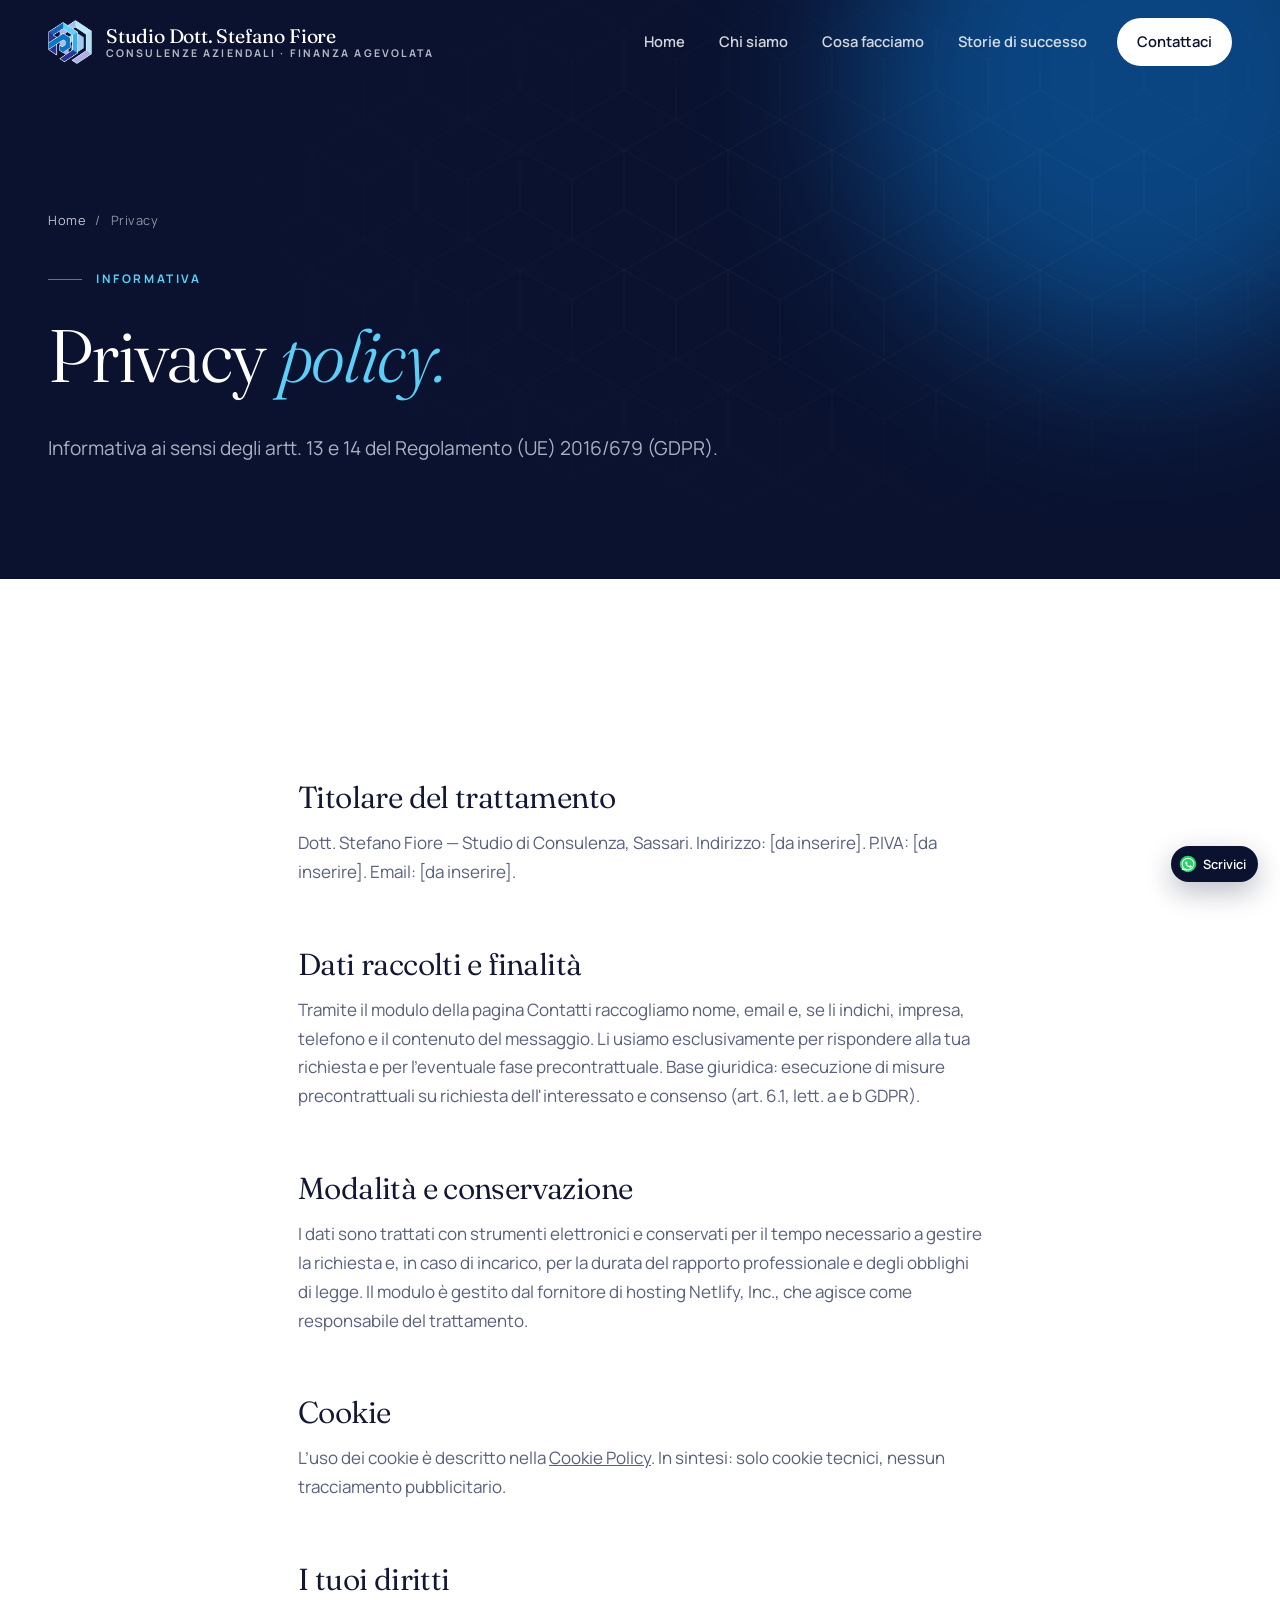
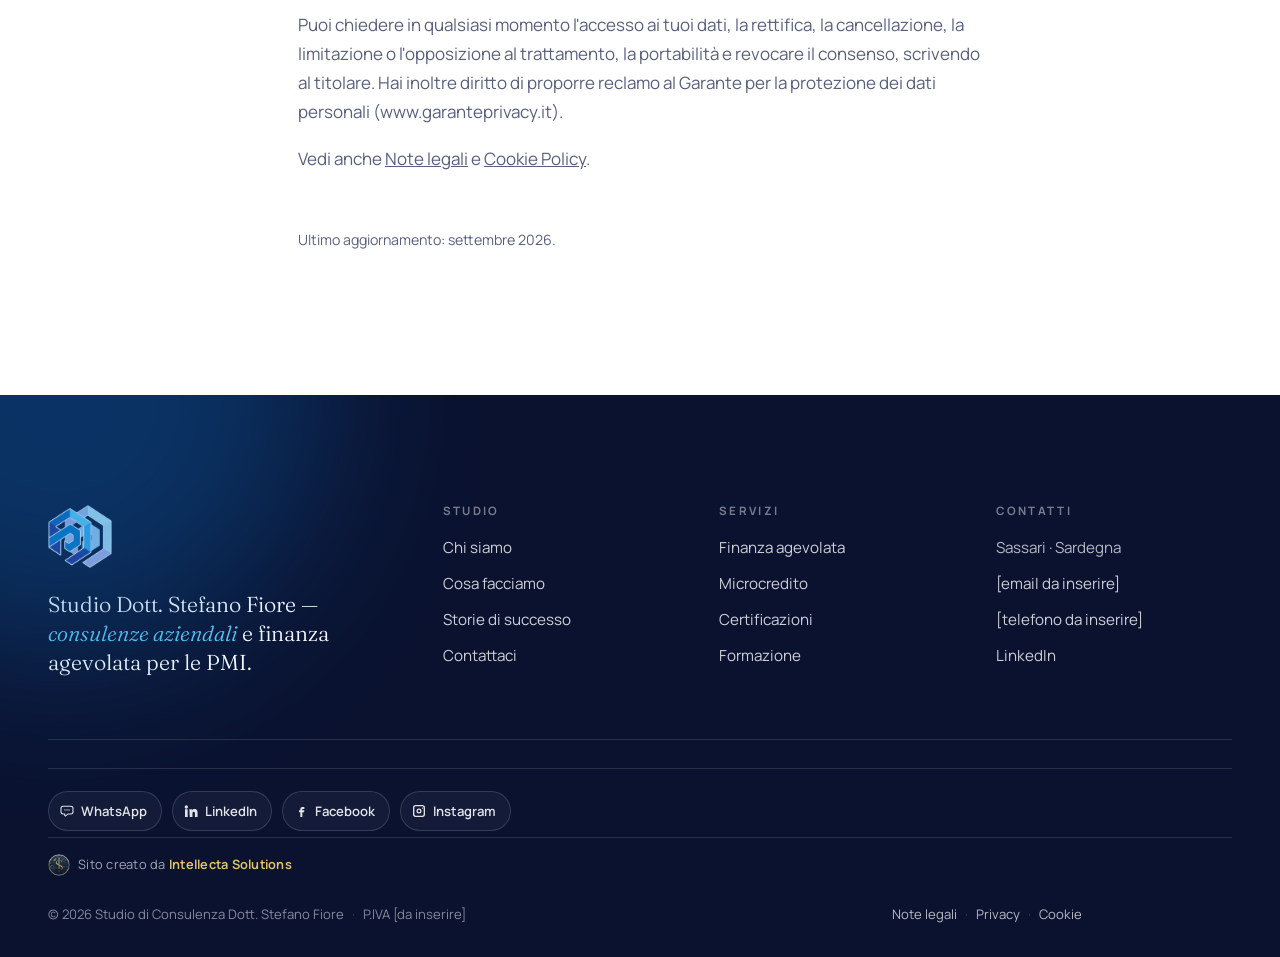
<file: privacy.html>
<!DOCTYPE html>
<html lang="it" class="no-js">
<head>
  <meta charset="utf-8">
  <meta name="viewport" content="width=device-width, initial-scale=1, viewport-fit=cover">
  <title>Privacy Policy · Studio Dott. Stefano Fiore</title>
  <meta name="description" content="Informativa sul trattamento dei dati personali del sito dello Studio Dott. Stefano Fiore.">
  <meta name="robots" content="noindex, nofollow">
  <meta name="theme-color" content="#0a1230">
  <meta property="og:type" content="website">
  <meta property="og:title" content="Privacy Policy · Studio Dott. Stefano Fiore">
  <meta property="og:description" content="Informativa sul trattamento dei dati personali del sito dello Studio Dott. Stefano Fiore.">
  <meta property="og:image" content="assets/img/logo.webp">
  <meta property="og:locale" content="it_IT">
  <link rel="icon" type="image/png" href="assets/img/favicon.png">
  <link rel="apple-touch-icon" href="assets/img/apple-touch-icon.png">
  <link rel="preload" href="assets/fonts/fraunces-latin-opsz-normal.woff2" as="font" type="font/woff2" crossorigin>
  <link rel="preload" href="assets/fonts/manrope-latin-wght-normal.woff2" as="font" type="font/woff2" crossorigin>
  <link rel="stylesheet" href="assets/css/style.css">
  </head>
<body>
<a class="skip-link" href="privacy.html#contenuto">Vai al contenuto</a>

<header class="site-header">
  <div class="container">
    <a aria-label='Studio Dott. Stefano Fiore — Home' class='brand' href='index.html'>
      <span class="brand-mark">
        <img class="logo-light" src="assets/img/logo-light.webp" alt="" width="44" height="44">
        <img class="logo-dark" src="assets/img/logo.webp" alt="" width="44" height="44">
      </span>
      <span class="brand-text">
        <span class="brand-name">Studio Dott. Stefano Fiore</span>
        <span class="brand-tag">Consulenze aziendali · Finanza agevolata</span>
      </span>
    </a>
    <button class="menu-toggle" type="button" aria-expanded="false" aria-controls="nav" aria-label="Apri il menu"><span></span><span></span></button>
    <nav class="nav" id="nav" aria-label="Principale">
      <a href='index.html'>Home</a>
      <a href='chi-siamo.html'>Chi siamo</a>
      <a href='cosa-facciamo.html'>Cosa facciamo</a>
      <a href='storie-di-successo.html'>Storie di successo</a>
      <a class='nav-cta' href='contatti.html'>Contattaci</a>
    </nav>
  </div>
</header>

<main id="contenuto">
  <section class="page-hero on-dark">
    <div class="glow glow--royal" aria-hidden="true"></div>
    <div class="iso-pattern" aria-hidden="true"></div>
    <div class="container">
      <nav class="breadcrumb reveal" aria-label="Percorso"><a href='index.html'>Home</a><span aria-hidden="true">/</span><span>Privacy</span></nav>
      <p class="eyebrow reveal">Informativa</p>
      <h1 class="reveal" data-delay="1">Privacy <em>policy.</em></h1>
      <p class="lead reveal" data-delay="2">Informativa ai sensi degli artt. 13 e 14 del Regolamento (UE) 2016/679 (GDPR).</p>
    </div>
  </section>

  <section class="section section--white">
    <div class="container legal">
      <h2>Titolare del trattamento</h2>
      <p>Dott. Stefano Fiore — Studio di Consulenza, Sassari. Indirizzo: [da inserire]. P.IVA: [da inserire]. Email: [da inserire].</p>

      <h2>Dati raccolti e finalità</h2>
      <p>Tramite il modulo della pagina Contatti raccogliamo nome, email e, se li indichi, impresa, telefono e il contenuto del messaggio. Li usiamo esclusivamente per rispondere alla tua richiesta e per l'eventuale fase precontrattuale. Base giuridica: esecuzione di misure precontrattuali su richiesta dell'interessato e consenso (art. 6.1, lett. a e b GDPR).</p>

      <h2>Modalità e conservazione</h2>
      <p>I dati sono trattati con strumenti elettronici e conservati per il tempo necessario a gestire la richiesta e, in caso di incarico, per la durata del rapporto professionale e degli obblighi di legge. Il modulo è gestito dal fornitore di hosting Netlify, Inc., che agisce come responsabile del trattamento.</p>

      <h2>Cookie</h2>
      <p>L’uso dei cookie è descritto nella <a href="cookie.html">Cookie Policy</a>. In sintesi: solo cookie tecnici, nessun tracciamento pubblicitario.</p>

      <h2>I tuoi diritti</h2>
      <p>Puoi chiedere in qualsiasi momento l'accesso ai tuoi dati, la rettifica, la cancellazione, la limitazione o l'opposizione al trattamento, la portabilità e revocare il consenso, scrivendo al titolare. Hai inoltre diritto di proporre reclamo al Garante per la protezione dei dati personali (www.garanteprivacy.it).</p>
      <p>Vedi anche <a href="note-legali.html">Note legali</a> e <a href="cookie.html">Cookie Policy</a>.</p>

      <p class="muted" style="margin-top:3em"><small>Ultimo aggiornamento: settembre 2026.</small></p>
    </div>
  </section>

</main>

<footer class="site-footer on-dark">
  <div class="glow glow--royal" aria-hidden="true"></div>
  <div class="container">
    <div class="footer-top">
      <div class="footer-brand">
        <img src="assets/img/logo-light.webp" alt="Logo Studio Dott. Stefano Fiore" width="64" height="63" loading="lazy">
        <p>Studio Dott. Stefano Fiore — <em>consulenze aziendali</em> e finanza agevolata per le PMI.</p>
      </div>
      <div class="footer-col">
        <h4>Studio</h4>
        <ul>
          <li><a href='chi-siamo.html'>Chi siamo</a></li>
          <li><a href='cosa-facciamo.html'>Cosa facciamo</a></li>
          <li><a href='storie-di-successo.html'>Storie di successo</a></li>
          <li><a href='contatti.html'>Contattaci</a></li>
        </ul>
      </div>
      <div class="footer-col">
        <h4>Servizi</h4>
        <ul>
          <li><a href='cosa-facciamo.html#finanza-agevolata'>Finanza agevolata</a></li>
          <li><a href='cosa-facciamo.html#microcredito'>Microcredito</a></li>
          <li><a href='cosa-facciamo.html#certificazioni'>Certificazioni</a></li>
          <li><a href='cosa-facciamo.html#formazione'>Formazione</a></li>
        </ul>
      </div>
      <div class="footer-col">
        <h4>Contatti</h4>
        <ul>
          <li>Sassari · Sardegna</li>
          <li><a href="mailto:[email-da-inserire]">[email da inserire]</a></li>
          <li><a href="tel:[telefono]">[telefono da inserire]</a></li>
          <li><a href="https://www.linkedin.com/in/stefano-fiore-a02bb4a3/" target="_blank" rel="noopener">LinkedIn</a></li>
        </ul>
      </div>
    </div>
    <nav class="social" aria-label="Social e messaggistica">
      <a class="social-btn social-wa" href="https://wa.me/" target="_blank" rel="noopener" aria-label="WhatsApp">
        <svg viewBox="0 0 24 24" aria-hidden="true" fill="none">
  <path d="M6.2 4.8h11.6A3.2 3.2 0 0 1 21 8v5.2a3.2 3.2 0 0 1-3.2 3.2h-4.15l-3.7 2.85c-.55.42-1.35.03-1.35-.66v-2.19H6.2A3.2 3.2 0 0 1 3 13.2V8a3.2 3.2 0 0 1 3.2-3.2Z" stroke="currentColor" stroke-width="1.6"/>
  <circle cx="9" cy="10.4" r="1" fill="currentColor"/>
  <circle cx="12" cy="10.4" r="1" fill="currentColor"/>
  <circle cx="15" cy="10.4" r="1" fill="currentColor"/>
</svg>
        <span>WhatsApp</span>
      </a>
      <a class="social-btn" href="https://www.linkedin.com/in/stefano-fiore-a02bb4a3/" target="_blank" rel="noopener" aria-label="LinkedIn">
        <svg viewBox="0 0 24 24" aria-hidden="true"><path fill="currentColor" d="M4.98 3.5a2.5 2.5 0 1 1 0 5 2.5 2.5 0 0 1 0-5zM3 9.5h4V21H3zM9.5 9.5h3.8v1.6h.05c.53-1 1.83-2.05 3.77-2.05 4.03 0 4.78 2.65 4.78 6.1V21h-4v-5.2c0-1.24-.02-2.84-1.73-2.84-1.73 0-2 1.35-2 2.75V21h-4z"/></svg>
        <span>LinkedIn</span>
      </a>
      <a class="social-btn" href="https://www.facebook.com/studiostefanofiore" target="_blank" rel="noopener" aria-label="Facebook">
        <svg viewBox="0 0 24 24" aria-hidden="true"><path fill="currentColor" d="M14 9h3V6h-3c-1.7 0-3 1.3-3 3v2H9v3h2v7h3v-7h2.6l.4-3H14V9z"/></svg>
        <span>Facebook</span>
      </a>
      <a class="social-btn" href="https://www.instagram.com/studiostefanofiore/" target="_blank" rel="noopener" aria-label="Instagram">
        <svg viewBox="0 0 24 24" aria-hidden="true"><path fill="currentColor" d="M7 3h10a4 4 0 0 1 4 4v10a4 4 0 0 1-4 4H7a4 4 0 0 1-4-4V7a4 4 0 0 1 4-4zm10 2H7a2 2 0 0 0-2 2v10a2 2 0 0 0 2 2h10a2 2 0 0 0 2-2V7a2 2 0 0 0-2-2zm-5 3.2A3.8 3.8 0 1 1 8.2 12 3.8 3.8 0 0 1 12 8.2zm0 2A1.8 1.8 0 1 0 13.8 12 1.8 1.8 0 0 0 12 10.2zM17.4 6.6a1 1 0 1 1-1 1 1 1 0 0 1 1-1z"/></svg>
        <span>Instagram</span>
      </a>
    </nav>
    <div class="credits">
      <a class="credits-link" href="https://intellectasolutions.it" target="_blank" rel="noopener">
        <img class="credits-logo" src="assets/img/intellecta.png" alt="IntellectaSolutions" width="22" height="22">
        <span>Sito creato da <em class="credits-name">Intellecta Solutions</em></span>
      </a>
    </div>
    <div class="footer-bottom">
      <span>© <span data-year>2026</span> Studio di Consulenza Dott. Stefano Fiore<span class="sep">·</span>P.IVA [da inserire]</span>
      <span><a href="note-legali.html">Note legali</a><span class="sep">·</span><a href="privacy.html">Privacy</a><span class="sep">·</span><a href="cookie.html">Cookie</a></span>
    </div>
  </div>
</footer>


<a class="wa-float" href="https://wa.me/" target="_blank" rel="noopener">
  <svg viewBox="0 0 24 24" aria-hidden="true">
  <circle cx="12" cy="12" r="11" fill="#25D366"/>
  <path fill="#fff" d="M16.7 14.55c-.22-.11-1.28-.63-1.48-.7-.2-.07-.34-.11-.49.11-.14.22-.56.7-.68.84-.13.15-.25.16-.47.05-.22-.11-.91-.34-1.74-1.07-.64-.57-1.08-1.28-1.2-1.5-.13-.22-.01-.33.1-.44.1-.1.22-.25.32-.37.1-.13.14-.22.22-.36.07-.15.03-.27-.02-.38-.05-.11-.49-1.17-.67-1.6-.18-.42-.35-.36-.49-.37h-.41c-.15 0-.38.05-.57.27-.2.22-.75.73-.75 1.78s.77 2.07.87 2.21c.11.15 1.52 2.32 3.68 3.25.51.22.91.35 1.22.45.52.16.98.14 1.35.08.41-.06 1.28-.52 1.46-1.03.18-.5.18-.93.13-1.02-.05-.09-.2-.15-.42-.26zM12.04 3.6A8.38 8.38 0 0 0 3.67 12c0 1.48.39 2.92 1.13 4.19L3.6 20.4l2.28-.6A8.4 8.4 0 0 0 12.04 20.4h.01A8.38 8.38 0 0 0 20.42 12 8.38 8.38 0 0 0 12.05 3.6zm0 15.3h-.01a6.97 6.97 0 0 1-3.55-.98l-.25-.15-2.65.7.71-2.58-.17-.26A6.96 6.96 0 0 1 5.07 12c0-3.85 3.14-6.98 7-6.98 1.87 0 3.62.73 4.94 2.05A6.94 6.94 0 0 1 19.05 12c0 3.85-3.14 6.9-7 6.9z"/>
</svg>
  <span>Scrivici</span>
</a>
<script src="assets/js/main.js" defer></script>
</body>
</html>
</file>
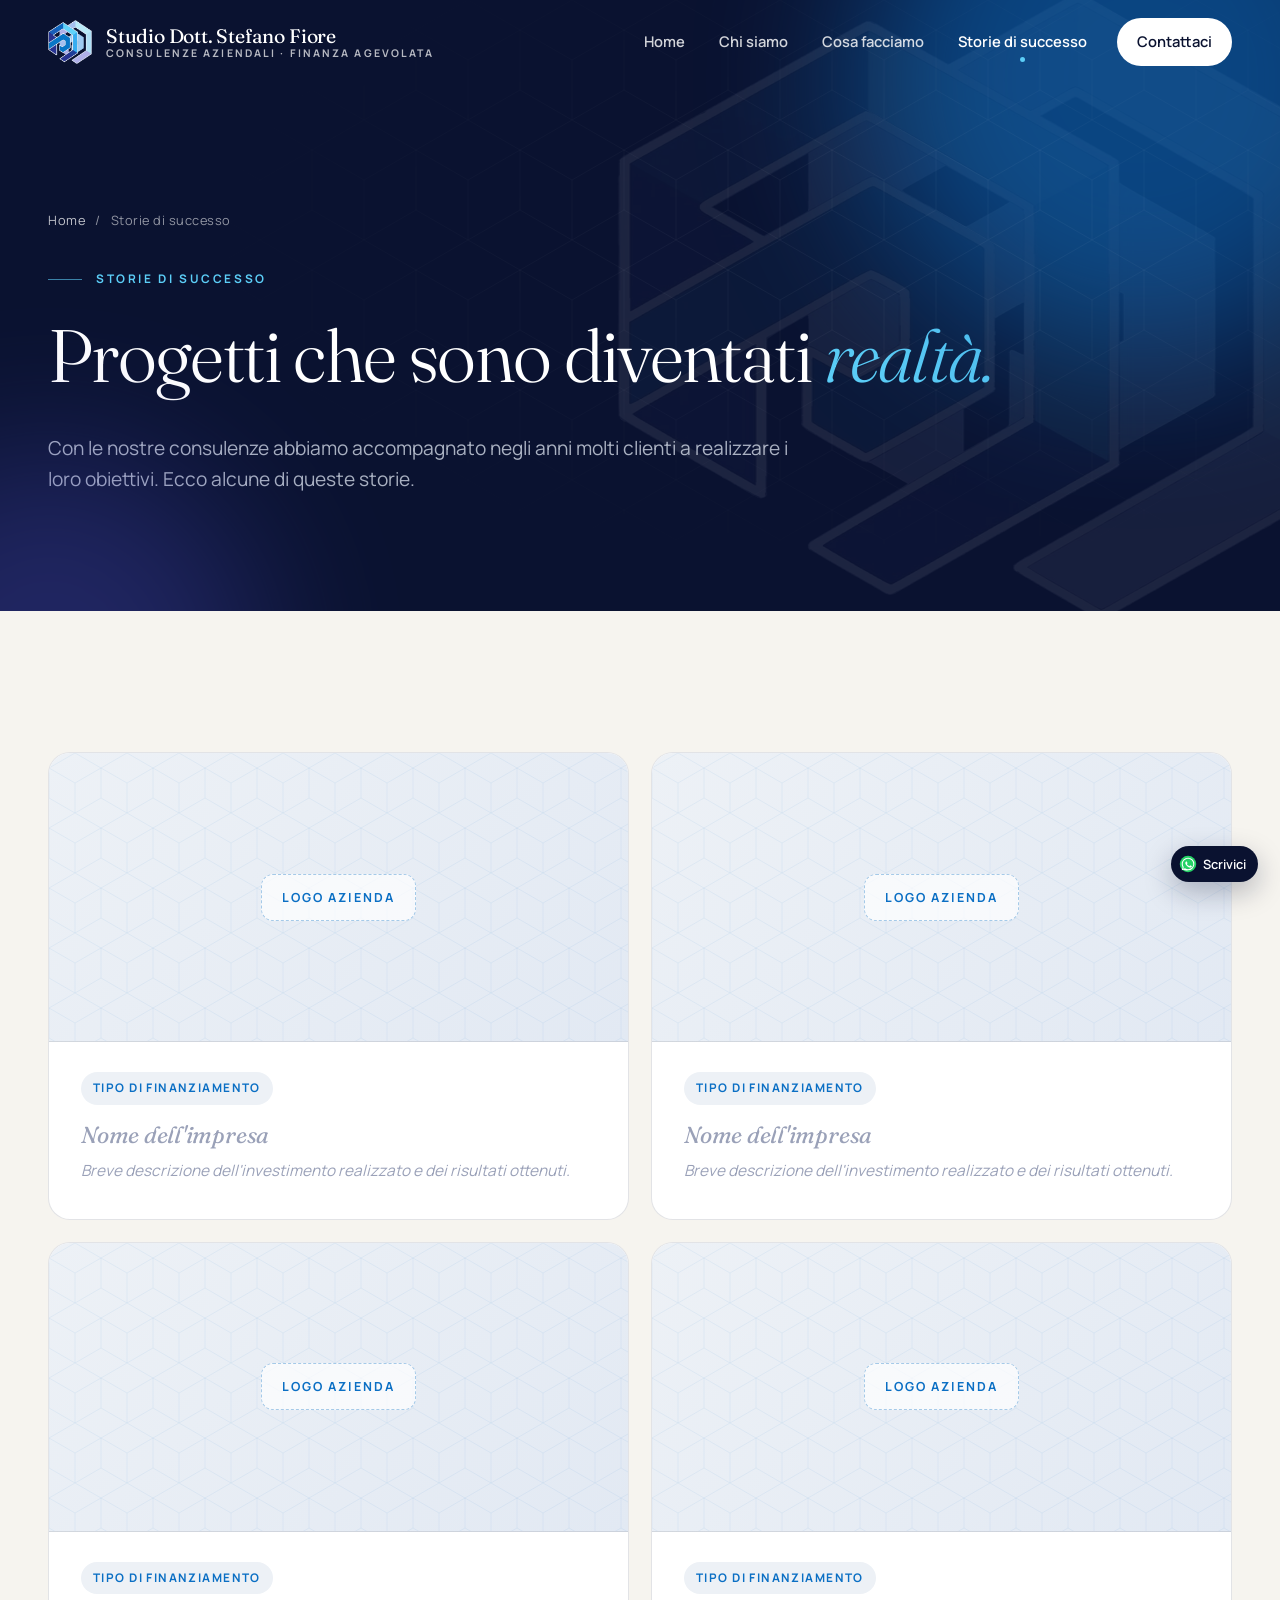
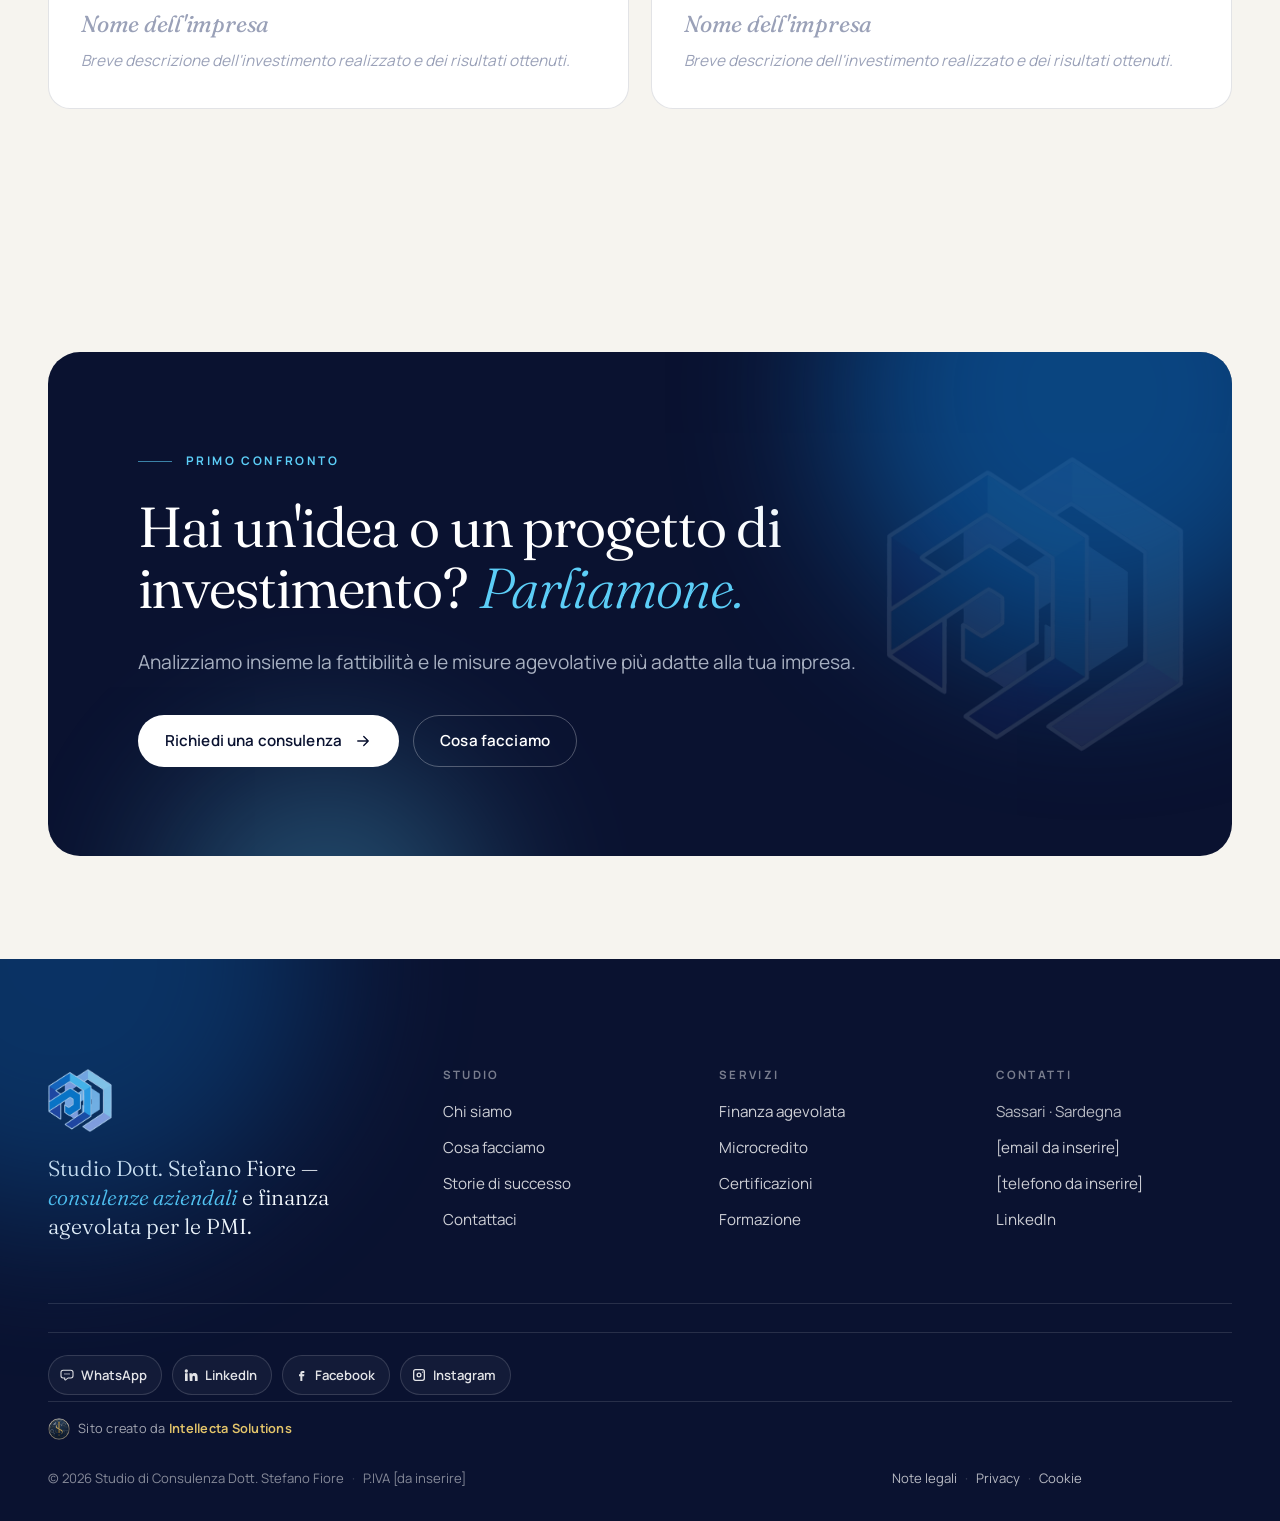
<file: storie-di-successo.html>
<!DOCTYPE html>
<html lang="it" class="no-js">
<head>
  <meta charset="utf-8">
  <meta name="viewport" content="width=device-width, initial-scale=1, viewport-fit=cover">
  <title>Storie di successo · Consulenze aziendali finanza agevolata. Studio Dott. Stefano Fiore</title>
  <meta name="description" content="Alcuni dei progetti d'impresa che lo Studio Dott. Stefano Fiore ha accompagnato verso contributi e finanziamenti agevolati.">
  <meta name="robots" content="noindex, nofollow">
  <meta name="theme-color" content="#0a1230">
  <meta property="og:type" content="website">
  <meta property="og:title" content="Storie di successo · Consulenze aziendali finanza agevolata. Studio Dott. Stefano Fiore">
  <meta property="og:description" content="Alcuni dei progetti d'impresa che lo Studio Dott. Stefano Fiore ha accompagnato verso contributi e finanziamenti agevolati.">
  <meta property="og:image" content="assets/img/logo.webp">
  <meta property="og:locale" content="it_IT">
  <link rel="icon" type="image/png" href="assets/img/favicon.png">
  <link rel="apple-touch-icon" href="assets/img/apple-touch-icon.png">
  <link rel="preload" href="assets/fonts/fraunces-latin-opsz-normal.woff2" as="font" type="font/woff2" crossorigin>
  <link rel="preload" href="assets/fonts/manrope-latin-wght-normal.woff2" as="font" type="font/woff2" crossorigin>
  <link rel="stylesheet" href="assets/css/style.css">
  </head>
<body>
<a class="skip-link" href="storie-di-successo.html#contenuto">Vai al contenuto</a>

<header class="site-header">
  <div class="container">
    <a aria-label='Studio Dott. Stefano Fiore — Home' class='brand' href='index.html'>
      <span class="brand-mark">
        <img class="logo-light" src="assets/img/logo-light.webp" alt="" width="44" height="44">
        <img class="logo-dark" src="assets/img/logo.webp" alt="" width="44" height="44">
      </span>
      <span class="brand-text">
        <span class="brand-name">Studio Dott. Stefano Fiore</span>
        <span class="brand-tag">Consulenze aziendali · Finanza agevolata</span>
      </span>
    </a>
    <button class="menu-toggle" type="button" aria-expanded="false" aria-controls="nav" aria-label="Apri il menu"><span></span><span></span></button>
    <nav class="nav" id="nav" aria-label="Principale">
      <a href='index.html'>Home</a>
      <a href='chi-siamo.html'>Chi siamo</a>
      <a href='cosa-facciamo.html'>Cosa facciamo</a>
      <a aria-current='page' href='storie-di-successo.html'>Storie di successo</a>
      <a class='nav-cta' href='contatti.html'>Contattaci</a>
    </nav>
  </div>
</header>

<main id="contenuto">
  <section class="page-hero on-dark">
    <div class="glow glow--royal" aria-hidden="true"></div>
    <div class="glow glow--lav" aria-hidden="true"></div>
    <div class="iso-pattern" aria-hidden="true"></div>
    <img class="hero-mark" src="assets/img/logo-light.webp" alt="" aria-hidden="true" width="640" height="634">
    <div class="container">
      <nav class="breadcrumb reveal" aria-label="Percorso"><a href='index.html'>Home</a><span aria-hidden="true">/</span><span>Storie di successo</span></nav>
      <p class="eyebrow reveal">Storie di successo</p>
      <h1 class="reveal" data-delay="1">Progetti che sono diventati <em>realtà.</em></h1>
      <p class="lead reveal" data-delay="2">Con le nostre consulenze abbiamo accompagnato negli anni molti clienti a realizzare i loro obiettivi. Ecco alcune di queste storie.</p>
    </div>
  </section>

  <section class="section">
    <div class="container">
      <!--
        SCHEDA STORIA — per pubblicare un caso reale:
        1. metti il logo o una foto in assets/img/storie/ e sostituisci lo <span class="story-logo-slot"> con <img src="..." alt="Logo ...">
        2. scrivi tipo di finanziamento, nome dell'impresa e breve descrizione dell'investimento
        3. togli la classe "story--pending"
      -->
      <div class="stories">
        <article class="story story--pending reveal">
          <div class="story-media"><span class="story-logo-slot">Logo azienda</span></div>
          <div class="story-body">
            <span class="story-tag">Tipo di finanziamento</span>
            <h3>Nome dell'impresa</h3>
            <p>Breve descrizione dell'investimento realizzato e dei risultati ottenuti.</p>
          </div>
        </article>
        <article class="story story--pending reveal" data-delay="1">
          <div class="story-media"><span class="story-logo-slot">Logo azienda</span></div>
          <div class="story-body">
            <span class="story-tag">Tipo di finanziamento</span>
            <h3>Nome dell'impresa</h3>
            <p>Breve descrizione dell'investimento realizzato e dei risultati ottenuti.</p>
          </div>
        </article>
        <article class="story story--pending reveal">
          <div class="story-media"><span class="story-logo-slot">Logo azienda</span></div>
          <div class="story-body">
            <span class="story-tag">Tipo di finanziamento</span>
            <h3>Nome dell'impresa</h3>
            <p>Breve descrizione dell'investimento realizzato e dei risultati ottenuti.</p>
          </div>
        </article>
        <article class="story story--pending reveal" data-delay="1">
          <div class="story-media"><span class="story-logo-slot">Logo azienda</span></div>
          <div class="story-body">
            <span class="story-tag">Tipo di finanziamento</span>
            <h3>Nome dell'impresa</h3>
            <p>Breve descrizione dell'investimento realizzato e dei risultati ottenuti.</p>
          </div>
        </article>
      </div>
    </div>
  </section>

  <!-- CTA -->
  <section class="section section--tight">
    <div class="container">
      <div class="cta-band on-dark reveal">
        <div class="glow glow--royal" aria-hidden="true"></div>
        <div class="glow glow--sky" aria-hidden="true"></div>
        <img class="cta-band-mark" src="assets/img/logo-light.webp" alt="" aria-hidden="true" width="300" height="297">
        <p class="eyebrow">Primo confronto</p>
        <h2>Hai un'idea o un progetto di investimento? <em>Parliamone.</em></h2>
        <p class="lead">Analizziamo insieme la fattibilità e le misure agevolative più adatte alla tua impresa.</p>
        <div class="cta-actions">
          <a class='btn btn--light' href='contatti.html'>Richiedi una consulenza
            <svg viewBox="0 0 24 24" fill="none" stroke="currentColor" stroke-width="1.8" stroke-linecap="round" stroke-linejoin="round" aria-hidden="true"><path d="M5 12h14M13 6l6 6-6 6"/></svg>
          </a>
          <a class='btn btn--ghost' href='cosa-facciamo.html'>Cosa facciamo</a>
        </div>
      </div>
    </div>
  </section>


</main>

<footer class="site-footer on-dark">
  <div class="glow glow--royal" aria-hidden="true"></div>
  <div class="container">
    <div class="footer-top">
      <div class="footer-brand">
        <img src="assets/img/logo-light.webp" alt="Logo Studio Dott. Stefano Fiore" width="64" height="63" loading="lazy">
        <p>Studio Dott. Stefano Fiore — <em>consulenze aziendali</em> e finanza agevolata per le PMI.</p>
      </div>
      <div class="footer-col">
        <h4>Studio</h4>
        <ul>
          <li><a href='chi-siamo.html'>Chi siamo</a></li>
          <li><a href='cosa-facciamo.html'>Cosa facciamo</a></li>
          <li><a href='storie-di-successo.html'>Storie di successo</a></li>
          <li><a href='contatti.html'>Contattaci</a></li>
        </ul>
      </div>
      <div class="footer-col">
        <h4>Servizi</h4>
        <ul>
          <li><a href='cosa-facciamo.html#finanza-agevolata'>Finanza agevolata</a></li>
          <li><a href='cosa-facciamo.html#microcredito'>Microcredito</a></li>
          <li><a href='cosa-facciamo.html#certificazioni'>Certificazioni</a></li>
          <li><a href='cosa-facciamo.html#formazione'>Formazione</a></li>
        </ul>
      </div>
      <div class="footer-col">
        <h4>Contatti</h4>
        <ul>
          <li>Sassari · Sardegna</li>
          <li><a href="mailto:[email-da-inserire]">[email da inserire]</a></li>
          <li><a href="tel:[telefono]">[telefono da inserire]</a></li>
          <li><a href="https://www.linkedin.com/in/stefano-fiore-a02bb4a3/" target="_blank" rel="noopener">LinkedIn</a></li>
        </ul>
      </div>
    </div>
    <nav class="social" aria-label="Social e messaggistica">
      <a class="social-btn social-wa" href="https://wa.me/" target="_blank" rel="noopener" aria-label="WhatsApp">
        <svg viewBox="0 0 24 24" aria-hidden="true" fill="none">
  <path d="M6.2 4.8h11.6A3.2 3.2 0 0 1 21 8v5.2a3.2 3.2 0 0 1-3.2 3.2h-4.15l-3.7 2.85c-.55.42-1.35.03-1.35-.66v-2.19H6.2A3.2 3.2 0 0 1 3 13.2V8a3.2 3.2 0 0 1 3.2-3.2Z" stroke="currentColor" stroke-width="1.6"/>
  <circle cx="9" cy="10.4" r="1" fill="currentColor"/>
  <circle cx="12" cy="10.4" r="1" fill="currentColor"/>
  <circle cx="15" cy="10.4" r="1" fill="currentColor"/>
</svg>
        <span>WhatsApp</span>
      </a>
      <a class="social-btn" href="https://www.linkedin.com/in/stefano-fiore-a02bb4a3/" target="_blank" rel="noopener" aria-label="LinkedIn">
        <svg viewBox="0 0 24 24" aria-hidden="true"><path fill="currentColor" d="M4.98 3.5a2.5 2.5 0 1 1 0 5 2.5 2.5 0 0 1 0-5zM3 9.5h4V21H3zM9.5 9.5h3.8v1.6h.05c.53-1 1.83-2.05 3.77-2.05 4.03 0 4.78 2.65 4.78 6.1V21h-4v-5.2c0-1.24-.02-2.84-1.73-2.84-1.73 0-2 1.35-2 2.75V21h-4z"/></svg>
        <span>LinkedIn</span>
      </a>
      <a class="social-btn" href="https://www.facebook.com/studiostefanofiore" target="_blank" rel="noopener" aria-label="Facebook">
        <svg viewBox="0 0 24 24" aria-hidden="true"><path fill="currentColor" d="M14 9h3V6h-3c-1.7 0-3 1.3-3 3v2H9v3h2v7h3v-7h2.6l.4-3H14V9z"/></svg>
        <span>Facebook</span>
      </a>
      <a class="social-btn" href="https://www.instagram.com/studiostefanofiore/" target="_blank" rel="noopener" aria-label="Instagram">
        <svg viewBox="0 0 24 24" aria-hidden="true"><path fill="currentColor" d="M7 3h10a4 4 0 0 1 4 4v10a4 4 0 0 1-4 4H7a4 4 0 0 1-4-4V7a4 4 0 0 1 4-4zm10 2H7a2 2 0 0 0-2 2v10a2 2 0 0 0 2 2h10a2 2 0 0 0 2-2V7a2 2 0 0 0-2-2zm-5 3.2A3.8 3.8 0 1 1 8.2 12 3.8 3.8 0 0 1 12 8.2zm0 2A1.8 1.8 0 1 0 13.8 12 1.8 1.8 0 0 0 12 10.2zM17.4 6.6a1 1 0 1 1-1 1 1 1 0 0 1 1-1z"/></svg>
        <span>Instagram</span>
      </a>
    </nav>
    <div class="credits">
      <a class="credits-link" href="https://intellectasolutions.it" target="_blank" rel="noopener">
        <img class="credits-logo" src="assets/img/intellecta.png" alt="IntellectaSolutions" width="22" height="22">
        <span>Sito creato da <em class="credits-name">Intellecta Solutions</em></span>
      </a>
    </div>
    <div class="footer-bottom">
      <span>© <span data-year>2026</span> Studio di Consulenza Dott. Stefano Fiore<span class="sep">·</span>P.IVA [da inserire]</span>
      <span><a href="note-legali.html">Note legali</a><span class="sep">·</span><a href="privacy.html">Privacy</a><span class="sep">·</span><a href="cookie.html">Cookie</a></span>
    </div>
  </div>
</footer>


<a class="wa-float" href="https://wa.me/" target="_blank" rel="noopener">
  <svg viewBox="0 0 24 24" aria-hidden="true">
  <circle cx="12" cy="12" r="11" fill="#25D366"/>
  <path fill="#fff" d="M16.7 14.55c-.22-.11-1.28-.63-1.48-.7-.2-.07-.34-.11-.49.11-.14.22-.56.7-.68.84-.13.15-.25.16-.47.05-.22-.11-.91-.34-1.74-1.07-.64-.57-1.08-1.28-1.2-1.5-.13-.22-.01-.33.1-.44.1-.1.22-.25.32-.37.1-.13.14-.22.22-.36.07-.15.03-.27-.02-.38-.05-.11-.49-1.17-.67-1.6-.18-.42-.35-.36-.49-.37h-.41c-.15 0-.38.05-.57.27-.2.22-.75.73-.75 1.78s.77 2.07.87 2.21c.11.15 1.52 2.32 3.68 3.25.51.22.91.35 1.22.45.52.16.98.14 1.35.08.41-.06 1.28-.52 1.46-1.03.18-.5.18-.93.13-1.02-.05-.09-.2-.15-.42-.26zM12.04 3.6A8.38 8.38 0 0 0 3.67 12c0 1.48.39 2.92 1.13 4.19L3.6 20.4l2.28-.6A8.4 8.4 0 0 0 12.04 20.4h.01A8.38 8.38 0 0 0 20.42 12 8.38 8.38 0 0 0 12.05 3.6zm0 15.3h-.01a6.97 6.97 0 0 1-3.55-.98l-.25-.15-2.65.7.71-2.58-.17-.26A6.96 6.96 0 0 1 5.07 12c0-3.85 3.14-6.98 7-6.98 1.87 0 3.62.73 4.94 2.05A6.94 6.94 0 0 1 19.05 12c0 3.85-3.14 6.9-7 6.9z"/>
</svg>
  <span>Scrivici</span>
</a>
<script src="assets/js/main.js" defer></script>
</body>
</html>
</file>
<file: assets/css/style.css>
/* ==========================================================================
   Studio di Consulenza Dott. Stefano Fiore — Finanza agevolata
   Palette ricavata dal logo (blu isometrici) su carta avorio e notte blu.
   ========================================================================== */

@font-face {
  font-family: "Fraunces";
  src: url("../fonts/fraunces-latin-opsz-normal.woff2") format("woff2");
  font-weight: 100 900;
  font-style: normal;
  font-display: swap;
}
@font-face {
  font-family: "Fraunces";
  src: url("../fonts/fraunces-latin-opsz-italic.woff2") format("woff2");
  font-weight: 100 900;
  font-style: italic;
  font-display: swap;
}
@font-face {
  font-family: "Manrope";
  src: url("../fonts/manrope-latin-wght-normal.woff2") format("woff2");
  font-weight: 200 800;
  font-style: normal;
  font-display: swap;
}

:root {
  --ink: #0a1230;
  --ink-2: #0f1a44;
  --navy: #1b1a6b;
  --royal: #0b6fc4;
  --royal-2: #1f86db;
  --sky: #5ccef7;
  --ice: #bfe9fa;
  --lav: #b1b2ea;
  --paper: #f6f4ef;
  --paper-2: #edf1f6;
  --white: #ffffff;
  --text: #121833;
  --muted: #58607e;
  --muted-light: rgba(232, 238, 250, 0.72);
  --line: rgba(18, 24, 51, 0.12);
  --line-dark: rgba(255, 255, 255, 0.12);

  --serif: "Fraunces", "Iowan Old Style", Georgia, serif;
  --sans: "Manrope", system-ui, -apple-system, "Segoe UI", sans-serif;

  --container: 1240px;
  --gutter: clamp(20px, 5vw, 48px);
  --radius: 22px;
  --radius-sm: 14px;
  --ease: cubic-bezier(0.22, 1, 0.36, 1);
  --shadow: 0 30px 60px -30px rgba(10, 18, 48, 0.35);
}

*,
*::before,
*::after { box-sizing: border-box; }

html { scroll-behavior: smooth; -webkit-text-size-adjust: 100%; }
@media (prefers-reduced-motion: reduce) { html { scroll-behavior: auto; } }

body {
  margin: 0;
  font-family: var(--sans);
  font-size: 17px;
  line-height: 1.7;
  color: var(--text);
  background: var(--paper);
  -webkit-font-smoothing: antialiased;
  text-rendering: optimizeLegibility;
  overflow-x: hidden;
}

img, svg { display: block; max-width: 100%; }
a { color: inherit; }
p { margin: 0 0 1.1em; }
p:last-child { margin-bottom: 0; }

::selection { background: var(--sky); color: var(--ink); }

.skip-link {
  position: absolute; left: 16px; top: -60px; z-index: 200;
  background: var(--white); color: var(--ink); padding: 10px 16px; border-radius: 10px;
  font-weight: 600; text-decoration: none; transition: top .2s;
}
.skip-link:focus { top: 16px; }

:focus-visible { outline: 2px solid var(--sky); outline-offset: 3px; border-radius: 6px; }

.container {
  width: 100%;
  max-width: calc(var(--container) + var(--gutter) * 2);
  margin-inline: auto;
  padding-inline: var(--gutter);
}

/* ---------- Tipografia ---------- */

h1, h2, h3, h4 {
  font-family: var(--serif);
  font-weight: 360;
  line-height: 1.08;
  letter-spacing: -0.02em;
  margin: 0 0 0.5em;
  font-optical-sizing: auto;
}
h1 { font-size: clamp(2.6rem, 6.4vw, 5.4rem); font-weight: 320; letter-spacing: -0.022em; }
h2 { font-size: clamp(2.1rem, 4.4vw, 3.7rem); }
h3 { font-size: clamp(1.4rem, 2.2vw, 1.75rem); line-height: 1.2; font-weight: 420; letter-spacing: -0.01em; }
h1 em, h2 em, h3 em { font-style: italic; font-weight: 300; color: var(--royal); }
.on-dark h1 em, .on-dark h2 em, .on-dark h3 em { color: var(--sky); }

.eyebrow {
  display: inline-flex; align-items: center; gap: 14px;
  font-size: 0.74rem; font-weight: 700; letter-spacing: 0.22em; text-transform: uppercase;
  color: var(--royal); margin-bottom: 26px;
}
.eyebrow::before { content: ""; width: 34px; height: 1px; background: currentColor; opacity: .6; }
.on-dark .eyebrow { color: var(--sky); }

.lead { font-size: clamp(1.08rem, 1.5vw, 1.28rem); line-height: 1.65; color: var(--muted); max-width: 40em; }
.on-dark .lead { color: var(--muted-light); }
.muted { color: var(--muted); }

/* ---------- Bottoni ---------- */

.btn {
  --bg: var(--ink); --fg: var(--white);
  position: relative; display: inline-flex; align-items: center; gap: 12px;
  padding: 16px 26px; border-radius: 999px; border: 1px solid transparent;
  background: var(--bg); color: var(--fg);
  font: 600 0.95rem/1 var(--sans); letter-spacing: 0.01em; text-decoration: none; cursor: pointer; white-space: nowrap;
  transition: transform .4s var(--ease), background .3s, color .3s, border-color .3s, box-shadow .4s var(--ease);
  overflow: hidden; isolation: isolate;
}
.btn svg { width: 18px; height: 18px; transition: transform .4s var(--ease); }
.btn:hover { transform: translateY(-2px); box-shadow: 0 18px 40px -18px rgba(11, 111, 196, .6); }
.btn:hover svg { transform: translateX(4px); }
.btn--primary { --bg: linear-gradient(120deg, var(--royal), var(--royal-2) 55%, #33a9ea); --fg: #fff; background: var(--bg); }
.btn--ghost { background: transparent; color: var(--text); border-color: var(--line); }
.btn--ghost:hover { border-color: var(--text); box-shadow: none; }
.on-dark .btn--ghost { color: #fff; border-color: rgba(255,255,255,.28); }
.on-dark .btn--ghost:hover { border-color: #fff; }
.btn--light { background: #fff; color: var(--ink); }

.link-arrow {
  display: inline-flex; align-items: center; gap: 10px; font-weight: 700; font-size: .92rem;
  text-decoration: none; color: var(--royal); letter-spacing: .01em;
}
.link-arrow svg { width: 16px; height: 16px; transition: transform .4s var(--ease); }
.link-arrow:hover svg { transform: translateX(5px); }
.on-dark .link-arrow { color: var(--sky); }

/* ---------- Header ---------- */

.site-header {
  position: fixed; top: 0; left: 0; right: 0; z-index: 100;
  padding-top: env(safe-area-inset-top);
  transition: background .4s, box-shadow .4s, backdrop-filter .4s, transform .5s var(--ease);
}
.site-header .container { display: flex; align-items: center; justify-content: space-between; height: 84px; gap: 24px; }
.site-header.is-scrolled {
  background: rgba(246, 244, 239, 0.86);
  -webkit-backdrop-filter: saturate(160%) blur(16px); backdrop-filter: saturate(160%) blur(16px);
  box-shadow: 0 1px 0 var(--line);
}
.site-header.is-scrolled .container { height: 72px; }
.site-header.is-hidden { transform: translateY(-100%); }

.brand { display: flex; align-items: center; gap: 14px; text-decoration: none; color: #fff; min-width: 0; }
.brand-mark { position: relative; width: 44px; height: 44px; flex: none; }
.brand-mark img { position: absolute; inset: 0; width: 100%; height: 100%; object-fit: contain; transition: opacity .4s; }
.brand-mark .logo-dark { opacity: 0; }
.brand-text { display: flex; flex-direction: column; line-height: 1.15; min-width: 0; }
.brand-name { font-family: var(--serif); font-size: 1.22rem; font-weight: 420; letter-spacing: -0.01em; white-space: nowrap; }
.brand-tag { font-size: .66rem; font-weight: 700; letter-spacing: .2em; text-transform: uppercase; opacity: .7; white-space: nowrap; }
.site-header.is-scrolled .brand { color: var(--ink); }
.site-header.is-scrolled .brand-mark .logo-dark { opacity: 1; }
.site-header.is-scrolled .brand-mark .logo-light { opacity: 0; }

.nav { display: flex; align-items: center; gap: 6px; }
.nav a {
  position: relative; padding: 10px 14px; font-size: .92rem; font-weight: 600; text-decoration: none;
  color: rgba(255,255,255,.82); border-radius: 999px; transition: color .3s, background .3s;
}
.nav a:hover { color: #fff; }
.nav a[aria-current="page"] { color: #fff; }
.nav a[aria-current="page"]::after {
  content: ""; position: absolute; left: 50%; bottom: 3px; width: 5px; height: 5px; margin-left: -2.5px;
  border-radius: 50%; background: var(--sky);
}
.nav .nav-cta { margin-left: 10px; background: #fff; color: var(--ink); padding: 11px 20px; }
.nav .nav-cta:hover { background: var(--sky); color: var(--ink); }
.site-header.is-scrolled .nav a { color: var(--muted); }
.site-header.is-scrolled .nav a:hover,
.site-header.is-scrolled .nav a[aria-current="page"] { color: var(--ink); }
.site-header.is-scrolled .nav a[aria-current="page"]::after { background: var(--royal); }
.site-header.is-scrolled .nav .nav-cta { background: var(--ink); color: #fff; }
.site-header.is-scrolled .nav .nav-cta:hover { background: var(--royal); }

.menu-toggle {
  display: none; width: 48px; height: 48px; border-radius: 50%; border: 1px solid rgba(255,255,255,.3);
  background: transparent; color: #fff; cursor: pointer; position: relative; z-index: 120;
}
.menu-toggle span { position: absolute; left: 14px; right: 14px; height: 1.5px; background: currentColor; transition: transform .4s var(--ease), opacity .3s; }
.menu-toggle span:nth-child(1) { top: 19px; }
.menu-toggle span:nth-child(2) { top: 27px; }
.site-header.is-scrolled .menu-toggle { color: var(--ink); border-color: var(--line); }
.menu-open .menu-toggle { color: #fff !important; border-color: rgba(255,255,255,.3) !important; }
.menu-open .menu-toggle span:nth-child(1) { transform: translateY(4px) rotate(45deg); }
.menu-open .menu-toggle span:nth-child(2) { transform: translateY(-4px) rotate(-45deg); }

@media (max-width: 980px) {
  .site-header,
  .site-header.is-scrolled {
    background: #0a1230;
    -webkit-backdrop-filter: none;
    backdrop-filter: none;
    box-shadow: none;
    transform: none;
  }
  .site-header.is-hidden { transform: none; }
  .site-header .container {
    height: 64px;
    gap: 12px;
    position: relative;
    z-index: 121;
  }
  .brand { flex: 1; min-width: 0; gap: 10px; }
  .brand-mark { width: 36px; height: 36px; }
  .brand-mark .logo-dark { opacity: 0 !important; }
  .brand-mark .logo-light { opacity: 1 !important; }
  .brand-text { overflow: hidden; }
  .brand-name {
    font-size: .98rem;
    white-space: nowrap;
    overflow: hidden;
    text-overflow: ellipsis;
  }
  .brand-tag { display: none; }
  .site-header.is-scrolled { background: rgba(10, 18, 48, 0.9); box-shadow: none; }
  .site-header.is-scrolled .brand { color: #fff; }
  .menu-toggle {
    display: block;
    flex: none;
    width: 44px;
    height: 44px;
    margin-left: auto;
  }
  .nav {
    position: fixed;
    top: 0;
    left: 0;
    right: 0;
    bottom: 0;
    width: 100%;
    height: 100dvh;
    min-height: 100vh;
    z-index: 110;
    display: flex;
    flex-direction: column;
    align-items: flex-start;
    justify-content: flex-start;
    gap: 2px;
    padding: calc(88px + env(safe-area-inset-top)) var(--gutter) 40px;
    margin: 0;
    background: #0a1230;
    background-image: radial-gradient(60% 50% at 90% 10%, rgba(11,111,196,.35), transparent 70%);
    opacity: 0;
    visibility: hidden;
    pointer-events: none;
    transform: translate3d(16px, 0, 0);
    transition: opacity .16s ease, transform .16s ease, visibility 0s linear .16s;
  }
  .menu-open .nav {
    opacity: 1;
    visibility: visible;
    pointer-events: auto;
    transform: none;
    transition: opacity .16s ease, transform .16s ease, visibility 0s;
  }
  .nav a, .site-header.is-scrolled .nav a {
    font-family: var(--serif); font-weight: 340; font-size: clamp(2rem, 8vw, 2.8rem); color: #fff; padding: 6px 0; letter-spacing: -0.02em;
  }
  .nav a[aria-current="page"]::after { display: none; }
  .nav a[aria-current="page"], .site-header.is-scrolled .nav a[aria-current="page"] { color: var(--sky); font-style: italic; }
  .nav .nav-cta, .site-header.is-scrolled .nav .nav-cta {
    margin: 28px 0 0; font-family: var(--sans); font-size: 1rem; font-weight: 600; background: #fff; color: var(--ink); padding: 16px 26px; letter-spacing: 0;
  }
  .menu-open .site-header .brand { color: #fff; position: relative; z-index: 120; }
  .menu-open .site-header .brand-mark .logo-dark { opacity: 0; }
  .menu-open .site-header .brand-mark .logo-light { opacity: 1; }
}
@media (max-width: 1100px) and (min-width: 981px) { .nav a { padding: 10px 10px; } .brand-tag { display: none; } }
@media (max-width: 480px) {
  .brand-tag { display: none; }
  .brand-name { font-size: .92rem; white-space: nowrap; }
}

/* ---------- Sezioni ---------- */

.section { position: relative; padding-block: clamp(84px, 11vw, 150px); }
.section--tight { padding-block: clamp(64px, 8vw, 110px); }
.section--white { background: var(--white); }
.section--ice { background: var(--paper-2); }
.section--dark, .on-dark { color: #e9eefb; }
.section--dark { background: var(--ink); overflow: hidden; }

.section-head { display: grid; grid-template-columns: 1fr 1fr; gap: clamp(28px, 6vw, 96px); align-items: end; margin-bottom: clamp(48px, 6vw, 80px); }
.section-head h2 { margin: 0; }
.section-head--center { grid-template-columns: 1fr; text-align: center; justify-items: center; }
.section-head--center .lead { margin-inline: auto; }
@media (max-width: 860px) { .section-head { grid-template-columns: 1fr; align-items: start; } }

/* Motivo isometrico (dal logo) */
.iso-pattern {
  position: absolute; inset: 0; pointer-events: none; opacity: .55;
  background-image: url("data:image/svg+xml,%3Csvg xmlns='http://www.w3.org/2000/svg' width='104' height='120' viewBox='0 0 104 120'%3E%3Cg fill='none' stroke='%23ffffff' stroke-opacity='.07' stroke-width='1'%3E%3Cpath d='M52 0 104 30v60L52 120 0 90V30z'/%3E%3Cpath d='M52 60 104 30M52 60 0 30M52 60v60'/%3E%3C/g%3E%3C/svg%3E");
  background-size: 104px 120px;
  -webkit-mask-image: radial-gradient(70% 70% at 70% 40%, #000 20%, transparent 80%);
  mask-image: radial-gradient(70% 70% at 70% 40%, #000 20%, transparent 80%);
}
.glow { position: absolute; border-radius: 50%; filter: blur(80px); pointer-events: none; opacity: .55; }
.glow--royal { background: var(--royal); }
.glow--sky { background: var(--sky); opacity: .25; }
.glow--lav { background: #4b4cc0; opacity: .35; }

/* ---------- Hero home ---------- */

.hero {
  position: relative; min-height: 100vh; min-height: 100svh; display: flex; align-items: center;
  padding: 140px 0 110px; background: var(--ink); color: #fff; overflow: hidden; isolation: isolate;
}
.hero .glow--royal { width: 620px; height: 620px; right: -160px; top: -120px; }
.hero .glow--lav { width: 520px; height: 520px; left: -200px; bottom: -220px; }
.hero .glow--sky { width: 300px; height: 300px; right: 22%; bottom: 8%; }
.hero-mark {
  position: absolute; right: -6vw; top: 50%; width: min(58vw, 760px); transform: translateY(-50%);
  opacity: .08; filter: saturate(.6); pointer-events: none; z-index: -1;
}
.hero-grid { display: grid; grid-template-columns: minmax(0, 1.25fr) minmax(0, .85fr); gap: clamp(40px, 6vw, 90px); align-items: center; }
.hero h1 { margin-bottom: 28px; }
.hero .lead { margin-bottom: 40px; }
.hero-actions { display: flex; flex-wrap: wrap; gap: 14px; }
.hero-badge {
  display: inline-flex; align-items: center; gap: 12px; margin-bottom: 30px; padding: 8px 16px 8px 8px;
  border: 1px solid rgba(255,255,255,.14); border-radius: 999px; background: rgba(255,255,255,.04);
  font-size: .82rem; color: rgba(255,255,255,.82);
}
.hero-badge b { background: var(--sky); color: var(--ink); padding: 4px 10px; border-radius: 999px; font-size: .7rem; letter-spacing: .12em; text-transform: uppercase; }

/* Pannello "percorso" in vetro */
.journey {
  position: relative; padding: 30px; border-radius: 28px;
  background: linear-gradient(160deg, rgba(255,255,255,.10), rgba(255,255,255,.03));
  border: 1px solid rgba(255,255,255,.14);
  -webkit-backdrop-filter: blur(14px); backdrop-filter: blur(14px);
  box-shadow: 0 40px 80px -40px rgba(0,0,0,.7), inset 0 1px 0 rgba(255,255,255,.12);
}
.journey-head { display: flex; justify-content: space-between; align-items: center; margin-bottom: 22px; font-size: .74rem; letter-spacing: .18em; text-transform: uppercase; color: rgba(255,255,255,.6); font-weight: 700; }
.journey-head .dot { width: 8px; height: 8px; border-radius: 50%; background: #45e0a0; box-shadow: 0 0 0 5px rgba(69,224,160,.15); }
.journey ol { list-style: none; margin: 0; padding: 0; position: relative; }
.journey ol::before { content: ""; position: absolute; left: 17px; top: 18px; bottom: 18px; width: 1px; background: rgba(255,255,255,.16); }
.journey li { position: relative; display: grid; grid-template-columns: 36px 1fr; gap: 16px; align-items: center; padding: 11px 0; }
.journey .step-dot {
  width: 36px; height: 36px; border-radius: 50%; display: grid; place-items: center; position: relative; z-index: 1;
  background: var(--ink-2); border: 1px solid rgba(255,255,255,.2); font-size: .75rem; font-weight: 700; color: rgba(255,255,255,.7);
  transition: background .5s, border-color .5s, color .5s, box-shadow .5s;
}
.journey li.is-done .step-dot { background: var(--royal); border-color: var(--royal); color: #fff; }
.journey li.is-active .step-dot { background: var(--sky); border-color: var(--sky); color: var(--ink); box-shadow: 0 0 0 6px rgba(92,206,247,.18); }
.journey .step-title { display: block; font-weight: 700; font-size: .98rem; color: #fff; }
.journey .step-sub { display: block; font-size: .82rem; color: rgba(255,255,255,.58); line-height: 1.45; }
.journey-foot { margin-top: 20px; padding-top: 18px; border-top: 1px solid rgba(255,255,255,.12); display: flex; align-items: center; gap: 14px; font-size: .85rem; color: rgba(255,255,255,.7); }
.journey-mark {
  width: 34px; height: 34px;
  border-radius: 10px;
  transition: filter .45s ease, transform .45s ease, box-shadow .45s ease;
  filter: saturate(.8) brightness(.92);
}
.journey.is-finale .journey-mark {
  animation: journeyMark 1.5s ease-in-out infinite;
}
.journey.is-finale .journey-status { color: #cfefff; }
@keyframes journeyMark {
  0%, 100% {
    transform: scale(1);
    filter: saturate(1.15) brightness(1.15) drop-shadow(0 0 6px rgba(92,206,247,.45));
  }
  50% {
    transform: scale(1.16);
    filter: saturate(1.35) brightness(1.45) drop-shadow(0 0 16px rgba(92,206,247,.95)) drop-shadow(0 0 28px rgba(11,111,196,.65));
  }
}

.hero-scroll {
  position: absolute; left: 50%; bottom: 28px; transform: translateX(-50%);
  display: flex; flex-direction: column; align-items: center; gap: 10px;
  font-size: .68rem; letter-spacing: .25em; text-transform: uppercase; color: rgba(255,255,255,.5); text-decoration: none;
}
.hero-scroll span { width: 1px; height: 44px; background: linear-gradient(rgba(255,255,255,.6), transparent); animation: scrollLine 2.2s var(--ease) infinite; transform-origin: top; }
@keyframes scrollLine { 0% { transform: scaleY(0); } 50% { transform: scaleY(1); } 100% { transform: scaleY(1); opacity: 0; } }

@media (max-width: 980px) {
  .hero { min-height: auto; padding: 130px 0 90px; }
  .hero-grid { grid-template-columns: 1fr; }
  .hero-mark { width: 110vw; right: -40vw; top: 30%; }
  .hero-scroll { display: none; }
}

/* ---------- Hero pagine interne ---------- */

.page-hero { position: relative; padding: clamp(150px, 18vw, 210px) 0 clamp(70px, 9vw, 120px); background: var(--ink); color: #fff; overflow: hidden; isolation: isolate; }
.page-hero .glow--royal { width: 560px; height: 560px; right: -140px; top: -200px; }
.page-hero .glow--lav { width: 420px; height: 420px; left: -160px; bottom: -260px; }
.page-hero h1 { font-size: clamp(2.5rem, 5.8vw, 4.9rem); max-width: 14em; }
.page-hero .lead { margin-top: 10px; }
.breadcrumb { display: flex; gap: 10px; font-size: .8rem; color: rgba(255,255,255,.55); margin-bottom: 28px; letter-spacing: .04em; }
.breadcrumb a { text-decoration: none; color: rgba(255,255,255,.75); }
.breadcrumb a:hover { color: #fff; }
.page-index { display: flex; flex-wrap: wrap; gap: 10px; margin-top: 44px; }
.page-index a {
  padding: 10px 18px; border-radius: 999px; border: 1px solid rgba(255,255,255,.18); text-decoration: none;
  font-size: .8rem; font-weight: 600; color: rgba(255,255,255,.85); transition: background .3s, color .3s, border-color .3s;
}
.page-index a:hover { background: #fff; color: var(--ink); border-color: #fff; }

/* ---------- Striscia credenziali ---------- */

.credentials { position: relative; z-index: 2; margin-top: -1px; background: var(--ink); color: #fff; }
.credentials-grid { display: grid; grid-template-columns: repeat(4, 1fr); border-top: 1px solid var(--line-dark); }
.credential { padding: 34px 28px 40px; border-left: 1px solid var(--line-dark); }
.credential:first-child { border-left: 0; padding-left: 0; }
.credential strong { display: block; font-family: var(--serif); font-weight: 320; font-size: clamp(2rem, 3.2vw, 2.8rem); line-height: 1; letter-spacing: -0.02em; margin-bottom: 12px; color: #fff; }
.credential strong em { font-style: italic; color: var(--sky); }
.credential span { display: block; font-size: .88rem; color: rgba(255,255,255,.62); line-height: 1.5; }
@media (max-width: 860px) {
  .credentials-grid { grid-template-columns: 1fr 1fr; }
  .credential { padding: 26px 18px 30px; }
  .credential:nth-child(odd) { border-left: 0; padding-left: 0; }
  .credential:nth-child(n+3) { border-top: 1px solid var(--line-dark); }
}

/* ---------- Ticker enti ---------- */

.ticker { background: var(--white); border-block: 1px solid var(--line); overflow: hidden; padding: 26px 0; }
.ticker-label { text-align: center; font-size: .72rem; letter-spacing: .22em; text-transform: uppercase; color: var(--muted); font-weight: 700; margin-bottom: 18px; }
.ticker-track { display: flex; width: max-content; animation: ticker 48s linear infinite; }
.ticker:hover .ticker-track { animation-play-state: paused; }
.ticker-track ul { display: flex; align-items: center; margin: 0; padding: 0; list-style: none; }
.ticker-track li { display: flex; align-items: center; gap: 34px; padding-right: 34px; font-family: var(--serif); font-size: clamp(1.25rem, 2vw, 1.6rem); font-weight: 340; color: var(--ink); white-space: nowrap; }
.ticker-track li::after { content: ""; width: 10px; height: 11px; background: var(--royal); clip-path: polygon(50% 0, 100% 25%, 100% 75%, 50% 100%, 0 75%, 0 25%); opacity: .7; }
@keyframes ticker { to { transform: translateX(-50%); } }

/* ---------- Split / intro ---------- */

.split { display: grid; grid-template-columns: 1fr 1fr; gap: clamp(40px, 7vw, 110px); align-items: center; }
.split--top { align-items: start; }
@media (max-width: 900px) { .split { grid-template-columns: 1fr; } }

.statement { font-family: var(--serif); font-size: clamp(1.6rem, 2.8vw, 2.4rem); line-height: 1.28; font-weight: 320; letter-spacing: -0.015em; color: var(--ink); }
.statement em { font-style: italic; color: var(--royal); }

.prose { color: var(--muted); font-size: 1.04rem; }
.prose strong { color: var(--text); font-weight: 700; }
.on-dark .prose { color: var(--muted-light); }
.on-dark .prose strong { color: #fff; }

.signature { display: flex; align-items: center; gap: 16px; margin-top: 34px; }
.signature img { width: 52px; height: 52px; }
.signature b { display: block; font-family: var(--serif); font-weight: 420; font-size: 1.15rem; }
.signature span { font-size: .85rem; color: var(--muted); }

/* ---------- Servizi ---------- */

.services { display: grid; grid-template-columns: repeat(3, 1fr); gap: 22px; }
.service {
  position: relative; display: flex; flex-direction: column; padding: 38px 34px 34px; border-radius: var(--radius);
  background: var(--white); border: 1px solid var(--line); text-decoration: none; color: inherit; overflow: hidden;
  transition: transform .6s var(--ease), box-shadow .6s var(--ease), border-color .4s;
}
.service::before {
  content: ""; position: absolute; inset: 0; opacity: 0; transition: opacity .6s var(--ease); z-index: 0;
  background: radial-gradient(120% 80% at 100% 0%, rgba(92,206,247,.18), transparent 60%);
}
.service > * { position: relative; z-index: 1; }
.service:hover { transform: translateY(-6px); box-shadow: var(--shadow); border-color: rgba(11,111,196,.3); }
.service:hover::before { opacity: 1; }
.service-num { font-size: .78rem; font-weight: 700; letter-spacing: .18em; color: var(--muted); margin-bottom: 44px; display: flex; justify-content: space-between; align-items: center; }
.service-icon { width: 56px; height: 56px; border-radius: 16px; display: grid; place-items: center; background: var(--paper-2); color: var(--royal); margin-bottom: 26px; transition: background .5s, color .5s; }
.service-icon svg { width: 28px; height: 28px; }
.service:hover .service-icon { background: var(--ink); color: var(--sky); }
.service h3 { margin-bottom: 14px; }
.service p { color: var(--muted); font-size: .98rem; margin-bottom: 26px; }
.service .link-arrow { margin-top: auto; }
.service--feature { background: var(--ink); color: #fff; border-color: transparent; }
.service--feature::before { background: radial-gradient(120% 80% at 100% 0%, rgba(11,111,196,.55), transparent 65%); opacity: 1; }
.service--feature .service-num, .service--feature p { color: rgba(255,255,255,.66); }
.service--feature .service-icon { background: rgba(255,255,255,.08); color: var(--sky); }
.service--feature .link-arrow { color: var(--sky); }
@media (max-width: 980px) { .services { grid-template-columns: 1fr; } .service-num { margin-bottom: 28px; } }

/* ---------- Metodo (timeline) ---------- */

.steps { list-style: none; margin: 0; padding: 0; display: grid; grid-template-columns: repeat(5, 1fr); gap: 0; counter-reset: step; position: relative; }
.steps::before { content: ""; position: absolute; top: 27px; left: 0; right: 0; height: 1px; background: var(--line); }
.steps .progress-line { position: absolute; top: 27px; left: 0; height: 1px; width: 0; background: linear-gradient(90deg, var(--royal), var(--sky)); transition: width 1.8s var(--ease); }
.steps.is-visible .progress-line { width: 100%; }
.step { position: relative; padding-right: 26px; counter-increment: step; }
.step-marker {
  position: relative; z-index: 1; width: 56px; height: 56px; border-radius: 50%; display: grid; place-items: center; margin-bottom: 30px;
  background: var(--paper); border: 1px solid var(--line); font-family: var(--serif); font-size: 1.2rem; color: var(--royal);
  transition: background .6s, color .6s, border-color .6s;
}
.section--white .step-marker { background: var(--white); }
.steps.is-visible .step-marker { background: var(--ink); color: #fff; border-color: var(--ink); }
.steps.is-visible .step:nth-child(2) .step-marker { transition-delay: .2s; }
.steps.is-visible .step:nth-child(3) .step-marker { transition-delay: .5s; }
.steps.is-visible .step:nth-child(4) .step-marker { transition-delay: .8s; }
.steps.is-visible .step:nth-child(5) .step-marker { transition-delay: 1.1s; }
.steps.is-visible .step:nth-child(6) .step-marker { transition-delay: 1.4s; }
.step h3 { font-size: 1.3rem; margin-bottom: 10px; }
.step p { font-size: .95rem; color: var(--muted); }
@media (max-width: 980px) {
  .steps { grid-template-columns: 1fr; gap: 6px; }
  .steps::before, .steps .progress-line { top: 0; bottom: 0; left: 27px; right: auto; width: 1px; height: auto; }
  .steps .progress-line { height: 0; transition: height 1.8s var(--ease); }
  .steps.is-visible .progress-line { width: 1px; height: 100%; }
  .step { display: grid; grid-template-columns: 56px 1fr; gap: 22px; padding: 0 0 26px; }
  .step-marker { margin: 0; }
}

/* ---------- Manifesto con foto ---------- */

.manifesto { display: grid; grid-template-columns: 1fr 1.05fr; gap: clamp(40px, 6vw, 90px); align-items: center; }
.photo-frame { position: relative; border-radius: 26px; overflow: hidden; aspect-ratio: 4 / 5; background: var(--ink-2); }
.photo-frame img { width: 100%; height: 100%; object-fit: cover; object-position: 45% 50%; filter: grayscale(1) contrast(1.05) brightness(.9); transform: scale(1.08); transition: transform 1.6s var(--ease); }
.photo-frame::after { content: ""; position: absolute; inset: 0; background: linear-gradient(160deg, rgba(11,111,196,.55), rgba(10,18,48,.55) 60%, rgba(10,18,48,.85)); mix-blend-mode: multiply; }
.photo-frame.is-visible img { transform: scale(1); }
.photo-caption { position: absolute; left: 24px; right: 24px; bottom: 22px; z-index: 2; color: #fff; font-size: .8rem; letter-spacing: .18em; text-transform: uppercase; font-weight: 700; display: flex; justify-content: space-between; }
.quote { font-family: var(--serif); font-weight: 300; font-size: clamp(1.9rem, 3.6vw, 3.1rem); line-height: 1.18; letter-spacing: -0.02em; margin: 0 0 34px; color: #fff; }
.quote em { color: var(--sky); font-style: italic; }
.quote-mark { font-family: var(--serif); font-size: 6rem; line-height: .6; color: var(--sky); opacity: .5; display: block; height: 44px; }
@media (max-width: 900px) { .manifesto { grid-template-columns: 1fr; } .photo-frame { aspect-ratio: 16 / 11; } }

/* ---------- Valori ---------- */

.values { display: grid; grid-template-columns: repeat(3, 1fr); gap: 0; border-top: 1px solid var(--line); }
.value { padding: 40px 34px 10px 0; border-right: 1px solid var(--line); }
.value + .value { padding-left: 34px; }
.value:last-child { border-right: 0; }
.value-num { font-family: var(--serif); font-style: italic; color: var(--royal); font-size: 1.1rem; margin-bottom: 18px; display: block; }
.value h3 { margin-bottom: 14px; }
.value p { color: var(--muted); font-size: .98rem; }
.on-dark .values, .on-dark .value { border-color: var(--line-dark); }
.on-dark .value p { color: var(--muted-light); }
.on-dark .value-num { color: var(--sky); }
@media (max-width: 900px) {
  .values { grid-template-columns: 1fr; }
  .value, .value + .value { padding: 32px 0; border-right: 0; border-bottom: 1px solid var(--line); }
  .on-dark .value { border-color: var(--line-dark); }
}

/* ---------- Video intervista ---------- */

.video-card { display: grid; grid-template-columns: 1.35fr 1fr; gap: 0; border-radius: 28px; overflow: hidden; background: var(--ink); color: #fff; box-shadow: var(--shadow); }
.video-embed { position: relative; aspect-ratio: 16 / 9; background: var(--ink-2); }
.video-embed iframe { position: absolute; inset: 0; width: 100%; height: 100%; border: 0; }
.video-poster {
  position: absolute; inset: 0; width: 100%; border: 0; cursor: pointer; color: #fff; text-align: left; padding: 30px;
  display: flex; flex-direction: column; justify-content: space-between; overflow: hidden; isolation: isolate;
  background: radial-gradient(80% 90% at 20% 20%, rgba(11,111,196,.65), transparent 60%), radial-gradient(70% 80% at 90% 100%, rgba(75,76,192,.55), transparent 60%), var(--ink-2);
  font: inherit;
}
.video-poster .iso-pattern { opacity: .9; z-index: -1; -webkit-mask-image: none; mask-image: none; }
.video-poster-mark { position: absolute; right: -40px; bottom: -60px; width: 300px; opacity: .16; z-index: -1; }
.video-poster-top { font-size: .72rem; letter-spacing: .2em; text-transform: uppercase; font-weight: 700; color: rgba(255,255,255,.7); }
.video-poster-title { font-family: var(--serif); font-size: clamp(1.5rem, 2.6vw, 2.2rem); font-weight: 320; line-height: 1.15; max-width: 12em; letter-spacing: -0.015em; }
.video-poster-title em { color: var(--sky); }
.play {
  position: absolute; left: 50%; top: 50%; width: 84px; height: 84px; margin: -42px 0 0 -42px; border-radius: 50%;
  background: rgba(255,255,255,.95); color: var(--ink); display: grid; place-items: center;
  box-shadow: 0 0 0 12px rgba(255,255,255,.12), 0 20px 40px rgba(0,0,0,.35); transition: transform .5s var(--ease), box-shadow .5s var(--ease);
}
.play svg { width: 26px; height: 26px; margin-left: 4px; }
.video-poster:hover .play { transform: scale(1.08); box-shadow: 0 0 0 18px rgba(255,255,255,.1), 0 20px 40px rgba(0,0,0,.35); }
.video-note { font-size: .76rem; color: rgba(255,255,255,.55); }
.video-body { padding: clamp(30px, 4vw, 48px); display: flex; flex-direction: column; justify-content: center; }
.video-body h3 { font-size: clamp(1.5rem, 2.4vw, 2rem); }
.video-body p { color: var(--muted-light); font-size: .98rem; }
.video-body .link-arrow { margin-top: 12px; }
@media (max-width: 900px) { .video-card { grid-template-columns: 1fr; } }
@media (max-width: 640px) {
  .video-embed { aspect-ratio: 4 / 3.4; }
  .video-poster { padding: 24px; }
  .play { position: relative; left: auto; top: auto; margin: 0; width: 64px; height: 64px; box-shadow: 0 0 0 10px rgba(255,255,255,.12); }
  .play svg { width: 22px; height: 22px; }
}

/* ---------- CTA finale ---------- */

.cta-band { position: relative; overflow: hidden; border-radius: 32px; padding: clamp(48px, 7vw, 96px); background: var(--ink); color: #fff; isolation: isolate; }
.cta-band .glow--royal { width: 520px; height: 520px; right: -120px; top: -220px; }
.cta-band .glow--sky { width: 320px; height: 320px; left: 10%; bottom: -220px; opacity: .3; }
.cta-band-mark { position: absolute; right: 4%; top: 50%; width: 300px; transform: translateY(-50%); opacity: .12; z-index: -1; }
.cta-band h2 { max-width: 13em; }
.cta-band .lead { margin-bottom: 36px; }
.cta-actions { display: flex; flex-wrap: wrap; gap: 14px; }
@media (max-width: 700px) { .cta-band-mark { width: 220px; right: -60px; top: 20%; } }

/* ---------- Pagina Cosa facciamo ---------- */

.sources { display: flex; flex-wrap: wrap; gap: 10px; margin-top: 30px; }
.sources span { padding: 9px 16px; border-radius: 999px; border: 1px solid var(--line); background: var(--white); font-size: .88rem; font-weight: 600; color: var(--ink); }

.checklist { list-style: none; margin: 0; padding: 0; display: grid; grid-template-columns: 1fr 1fr; gap: 16px; counter-reset: chk; }
.checklist li {
  position: relative; counter-increment: chk; padding: 26px 26px 26px 78px; border-radius: var(--radius-sm);
  background: var(--white); border: 1px solid var(--line); color: var(--muted); font-size: .98rem; line-height: 1.6;
  transition: border-color .4s, transform .5s var(--ease);
}
.checklist li:hover { border-color: rgba(11,111,196,.35); transform: translateY(-3px); }
.checklist li::before {
  content: counter(chk, decimal-leading-zero); position: absolute; left: 24px; top: 24px; font-family: var(--serif); font-style: italic; font-size: 1.3rem; color: var(--royal);
}
.checklist li strong { display: block; color: var(--text); font-weight: 700; margin-bottom: 4px; font-size: 1.02rem; }
@media (max-width: 800px) { .checklist { grid-template-columns: 1fr; } }

.feature-block { display: grid; grid-template-columns: 5fr 7fr; gap: clamp(36px, 7vw, 110px); align-items: start; }
.feature-block .sticky { position: sticky; top: 120px; }
@media (max-width: 900px) { .feature-block { grid-template-columns: 1fr; } .feature-block .sticky { position: static; } }

.tile-grid { display: grid; grid-template-columns: repeat(3, 1fr); gap: 18px; }
.tile { padding: 30px 28px; border-radius: var(--radius); border: 1px solid var(--line-dark); background: rgba(255,255,255,.04); transition: background .4s, border-color .4s, transform .5s var(--ease); }
.tile:hover { background: rgba(255,255,255,.07); border-color: rgba(92,206,247,.35); transform: translateY(-4px); }
.tile .service-icon { background: rgba(92,206,247,.1); color: var(--sky); margin-bottom: 22px; }
.tile h3 { font-size: 1.3rem; color: #fff; margin-bottom: 8px; }
.tile p { color: var(--muted-light); font-size: .94rem; }
@media (max-width: 900px) { .tile-grid { grid-template-columns: 1fr; } }

.info-panel { padding: 34px; border-radius: var(--radius); background: var(--white); border: 1px solid var(--line); }
.info-panel h3 { font-size: 1.35rem; }
.info-panel ul { margin: 18px 0 0; padding: 0; list-style: none; }
.info-panel li { position: relative; padding: 12px 0 12px 30px; border-top: 1px solid var(--line); color: var(--muted); font-size: .96rem; line-height: 1.55; }
.info-panel li::before { content: ""; position: absolute; left: 2px; top: 19px; width: 12px; height: 13px; background: var(--royal); clip-path: polygon(50% 0, 100% 25%, 100% 75%, 50% 100%, 0 75%, 0 25%); }

/* ---------- Profilo (Chi siamo) ---------- */

.profile-card { position: relative; border-radius: 28px; overflow: hidden; background: var(--ink); color: #fff; padding: 40px; isolation: isolate; min-height: 520px; display: flex; flex-direction: column; justify-content: space-between; }
.profile-card .iso-pattern { opacity: 1; -webkit-mask-image: radial-gradient(90% 80% at 80% 20%, #000 30%, transparent 85%); mask-image: radial-gradient(90% 80% at 80% 20%, #000 30%, transparent 85%); }
.profile-card .glow--royal { width: 420px; height: 420px; right: -120px; top: -120px; }
.profile-card-mark { width: 120px; }
.profile-card h3 { font-size: clamp(1.9rem, 3vw, 2.5rem); font-weight: 320; margin: 0 0 6px; }
.profile-card .role { color: var(--sky); font-size: .8rem; letter-spacing: .18em; text-transform: uppercase; font-weight: 700; }
.profile-facts { list-style: none; margin: 30px 0 0; padding: 0; border-top: 1px solid var(--line-dark); }
.profile-facts li { display: flex; justify-content: space-between; gap: 20px; padding: 14px 0; border-bottom: 1px solid var(--line-dark); font-size: .9rem; }
.profile-facts li span:first-child { color: rgba(255,255,255,.55); }
.profile-facts li span:last-child { text-align: right; font-weight: 600; }

.timeline-bio { list-style: none; margin: 34px 0 0; padding: 0; border-left: 1px solid var(--line); }
.timeline-bio li { position: relative; padding: 0 0 26px 30px; }
.timeline-bio li::before { content: ""; position: absolute; left: -6px; top: 8px; width: 11px; height: 11px; border-radius: 50%; background: var(--paper); border: 2px solid var(--royal); }
.timeline-bio li:last-child { padding-bottom: 0; }
.timeline-bio li::after { content: none; }
.timeline-bio b { display: block; font-family: var(--serif); font-weight: 420; font-size: 1.15rem; color: var(--ink); margin-bottom: 2px; }
.timeline-bio span { color: var(--muted); font-size: .96rem; }

/* ---------- Storie di successo ---------- */

.stories { display: grid; grid-template-columns: repeat(2, 1fr); gap: 22px; }
.story { display: grid; grid-template-rows: auto 1fr; border-radius: var(--radius); overflow: hidden; background: var(--white); border: 1px solid var(--line); transition: transform .6s var(--ease), box-shadow .6s var(--ease); }
.story:hover { transform: translateY(-6px); box-shadow: var(--shadow); }
.story-media { position: relative; aspect-ratio: 16 / 8; display: grid; place-items: center; background: linear-gradient(135deg, var(--paper-2), #e2e9f3); border-bottom: 1px solid var(--line); overflow: hidden; }
.story-media::before { content: ""; position: absolute; inset: 0; opacity: .6; background-image: url("data:image/svg+xml,%3Csvg xmlns='http://www.w3.org/2000/svg' width='52' height='60' viewBox='0 0 104 120'%3E%3Cg fill='none' stroke='%230b6fc4' stroke-opacity='.10' stroke-width='2'%3E%3Cpath d='M52 0 104 30v60L52 120 0 90V30z'/%3E%3Cpath d='M52 60 104 30M52 60 0 30M52 60v60'/%3E%3C/g%3E%3C/svg%3E"); background-size: 52px 60px; }
.story-media img { position: relative; max-width: 55%; max-height: 60%; object-fit: contain; }
.story-logo-slot { position: relative; padding: 12px 20px; border: 1px dashed rgba(11,111,196,.35); border-radius: 12px; font-size: .78rem; letter-spacing: .16em; text-transform: uppercase; color: var(--royal); font-weight: 700; background: rgba(255,255,255,.7); }
.story-body { padding: 30px 32px 34px; }
.story-tag { display: inline-block; padding: 6px 12px; border-radius: 999px; background: var(--paper-2); color: var(--royal); font-size: .74rem; font-weight: 700; letter-spacing: .12em; text-transform: uppercase; margin-bottom: 16px; }
.story h3 { font-size: 1.45rem; margin-bottom: 10px; }
.story p { color: var(--muted); font-size: .96rem; }
.story--pending h3, .story--pending p { color: #9aa1b8; font-style: italic; }
@media (max-width: 800px) { .stories { grid-template-columns: 1fr; } }

/* ---------- Contatti ---------- */

.contact-grid { display: grid; grid-template-columns: 1fr 1.25fr; gap: clamp(36px, 6vw, 90px); align-items: start; }
@media (max-width: 900px) { .contact-grid { grid-template-columns: 1fr; } }
.contact-list { list-style: none; margin: 36px 0 0; padding: 0; }
.contact-list li { display: grid; grid-template-columns: 48px 1fr; gap: 18px; align-items: center; padding: 18px 0; border-top: 1px solid var(--line); }
.contact-list li:last-child { border-bottom: 1px solid var(--line); }
.contact-list .ci { width: 48px; height: 48px; border-radius: 14px; display: grid; place-items: center; background: var(--paper-2); color: var(--royal); }
.contact-list .ci svg { width: 22px; height: 22px; }
.contact-list small { display: block; font-size: .72rem; letter-spacing: .16em; text-transform: uppercase; color: var(--muted); font-weight: 700; }
.contact-list a, .contact-list b { font-weight: 600; color: var(--ink); text-decoration: none; font-size: 1.02rem; }
.contact-list a:hover { color: var(--royal); }

.form-card { padding: clamp(28px, 4vw, 48px); border-radius: 28px; background: var(--white); border: 1px solid var(--line); box-shadow: var(--shadow); }
.form-card h2 { font-size: clamp(1.8rem, 3vw, 2.4rem); }
.form-grid { display: grid; grid-template-columns: 1fr 1fr; gap: 18px; }
.form-grid .full { grid-column: 1 / -1; }
@media (max-width: 620px) { .form-grid { grid-template-columns: 1fr; } }
.field label { display: block; font-size: .78rem; font-weight: 700; letter-spacing: .06em; color: var(--ink); margin-bottom: 8px; }
.field label .opt { color: var(--muted); font-weight: 500; letter-spacing: 0; }
.field input, .field select, .field textarea {
  width: 100%; padding: 15px 16px; border-radius: 12px; border: 1px solid var(--line); background: var(--paper);
  font: 500 1rem/1.4 var(--sans); color: var(--text); transition: border-color .3s, background .3s, box-shadow .3s; appearance: none; -webkit-appearance: none;
}
.field select { background-image: url("data:image/svg+xml,%3Csvg xmlns='http://www.w3.org/2000/svg' width='12' height='8' viewBox='0 0 12 8'%3E%3Cpath d='M1 1l5 5 5-5' fill='none' stroke='%2358607e' stroke-width='1.6'/%3E%3C/svg%3E"); background-repeat: no-repeat; background-position: right 16px center; padding-right: 40px; }
.field textarea { resize: vertical; min-height: 140px; }
.field input:focus, .field select:focus, .field textarea:focus { outline: none; border-color: var(--royal); background: #fff; box-shadow: 0 0 0 4px rgba(11,111,196,.12); }
.consent { display: flex; gap: 12px; align-items: flex-start; font-size: .8rem; color: var(--muted); line-height: 1.5; }
.consent input { width: 20px; height: 20px; margin: 1px 0 0; flex: none; accent-color: var(--royal); }
.consent a { color: var(--royal); }
.form-foot { display: flex; flex-wrap: wrap; align-items: center; justify-content: space-between; gap: 16px; margin-top: 8px; }
.form-foot small { color: var(--muted); font-size: .8rem; }
.hp-field { position: absolute !important; left: -9999px !important; width: 1px; height: 1px; overflow: hidden; }
.form-success { text-align: center; padding: 30px 10px; }
.form-success .ok { width: 72px; height: 72px; border-radius: 50%; margin: 0 auto 22px; display: grid; place-items: center; background: var(--paper-2); color: var(--royal); }
.form-success .ok svg { width: 32px; height: 32px; }
.form-error { color: #b42318; font-size: .9rem; margin-top: 10px; }

/* ---------- Pagine legali ---------- */

.legal { max-width: 780px; }
.legal h2 { font-size: clamp(1.5rem, 2.4vw, 1.9rem); margin-top: 2em; }
.legal p, .legal li { color: var(--muted); }
.legal ul { padding-left: 1.2em; }

/* ---------- Footer ---------- */

.site-footer { position: relative; background: var(--ink); color: rgba(255,255,255,.7); padding: clamp(70px, 9vw, 110px) 0 28px; overflow: hidden; isolation: isolate; }
.site-footer .glow--royal { width: 520px; height: 520px; left: -200px; top: -260px; opacity: .35; }
.footer-top { display: grid; grid-template-columns: 1.5fr 1fr 1fr 1fr; gap: 40px; padding-bottom: 60px; border-bottom: 1px solid var(--line-dark); }
.footer-brand img { width: 64px; margin-bottom: 22px; }
.footer-brand p { font-family: var(--serif); font-size: 1.35rem; line-height: 1.35; color: #fff; font-weight: 320; max-width: 17em; }
.footer-brand p em { color: var(--sky); }
.footer-col h4 { font-family: var(--sans); font-size: .72rem; letter-spacing: .2em; text-transform: uppercase; color: rgba(255,255,255,.45); font-weight: 700; margin-bottom: 18px; }
.footer-col ul { list-style: none; margin: 0; padding: 0; }
.footer-col li { margin-bottom: 10px; font-size: .95rem; }
.footer-col a { text-decoration: none; color: rgba(255,255,255,.8); transition: color .3s; }
.footer-col a:hover { color: #fff; }
.social {
  display: flex; flex-wrap: wrap; gap: 10px;
  margin: 28px 0 0;
  padding-top: 22px;
  border-top: 1px solid var(--line-dark);
}
.social-btn {
  display: inline-flex; align-items: center; gap: 6px;
  padding: 8px 14px 8px 10px;
  border-radius: 999px;
  border: 1px solid rgba(255,255,255,.14);
  color: rgba(255,255,255,.88);
  text-decoration: none;
  font-size: .82rem;
  font-weight: 600;
  background: rgba(255,255,255,.04);
  transition: background .25s, border-color .25s, color .25s, transform .25s;
}
.social-btn svg { width: 16px; height: 16px; }
.social-btn:hover { background: rgba(255,255,255,.1); border-color: rgba(255,255,255,.28); color: #fff; transform: translateY(-1px); }
.social-wa:hover { background: #0b6fc4; border-color: #0b6fc4; }
.wa-float {
  position: fixed;
  right: 22px;
  left: auto;
  bottom: calc(18px + env(safe-area-inset-bottom, 0px));
  z-index: 60;
  display: inline-flex;
  align-items: center;
  gap: 6px;
  height: 36px;
  padding: 0 12px 0 8px;
  border-radius: 999px;
  background: #0a1230;
  color: #fff;
  border: 0;
  box-shadow: 0 10px 28px rgba(10, 18, 48, .28);
  text-decoration: none;
  font-family: var(--sans);
  font-size: .8rem;
  font-weight: 600;
  letter-spacing: 0;
  text-transform: none;
  line-height: 1;
  transition: transform .25s var(--ease), box-shadow .25s;
}
.wa-float svg { width: 18px; height: 18px; flex: none; color: inherit; }
.wa-float:hover { transform: translateY(-2px); background: #0a1230; border-color: transparent; box-shadow: 0 14px 32px rgba(10, 18, 48, .36); }
@media (max-width: 640px) {
  .wa-float { right: 14px; height: 34px; padding: 0 10px 0 7px; font-size: .75rem; }
}
@media (max-width: 720px) {
  .social-btn span { position: absolute; width: 1px; height: 1px; overflow: hidden; clip: rect(0 0 0 0); }
  .social-btn { padding: 10px; }
}
.credits {
  margin-top: 6px;
  padding-top: 16px;
  border-top: 1px solid var(--line-dark);
}
.credits-link {
  display: inline-flex;
  align-items: center;
  gap: 8px;
  color: rgba(255,255,255,.62);
  text-decoration: none;
  font-size: .8rem;
  letter-spacing: .02em;
}
.credits-logo {
  width: 22px;
  height: 22px;
  border-radius: 50%;
  object-fit: cover;
  background: #0a1230;
  flex: none;
}
.credits-link:hover { color: #e4d2a0; }
.credits-name {
  font-style: normal;
  font-weight: 650;
  color: #e4c56a;
}
.credits-link:hover .credits-name { color: #f4dc96; }
.footer-bottom { display: flex; flex-wrap: wrap; gap: 14px 28px; justify-content: space-between; padding-top: 18px; padding-right: 150px; padding-bottom: 4px; font-size: .82rem; color: rgba(255,255,255,.5); }
.footer-bottom a { color: rgba(255,255,255,.7); text-decoration: none; }
.footer-bottom a:hover { color: #fff; }
.footer-bottom .sep { opacity: .4; margin: 0 8px; }
@media (max-width: 900px) { .footer-top { grid-template-columns: 1fr 1fr; } .footer-brand { grid-column: 1 / -1; } }
@media (max-width: 520px) { .footer-top { grid-template-columns: 1fr; } }

/* ---------- Animazioni di comparsa ---------- */

.reveal { opacity: 0; transform: translateY(28px); transition: opacity 1s var(--ease), transform 1s var(--ease); }
.reveal.is-visible { opacity: 1; transform: none; }
.reveal[data-delay="1"] { transition-delay: .1s; }
.reveal[data-delay="2"] { transition-delay: .2s; }
.reveal[data-delay="3"] { transition-delay: .3s; }
.reveal[data-delay="4"] { transition-delay: .4s; }

.hero .reveal { transition-duration: 1.3s; }

.no-js .reveal { opacity: 1; transform: none; }

@media (prefers-reduced-motion: reduce) {
  *, *::before, *::after { animation-duration: .01ms !important; animation-iteration-count: 1 !important; transition-duration: .01ms !important; transition-delay: 0s !important; }
  .reveal { opacity: 1; transform: none; }
  .ticker-track { animation: none; flex-wrap: wrap; width: auto; justify-content: center; }
  .ticker-track ul[aria-hidden] { display: none; }
  .ticker-track ul { flex-wrap: wrap; justify-content: center; row-gap: 10px; }
}

/* Colonna di blocchi impilati (Chi siamo, Formazione) */
.values--stack { grid-template-columns: 1fr; }
.values--stack .value, .values--stack .value + .value { padding: 34px 0; border-right: 0; border-bottom: 1px solid var(--line); }
.values--stack .value:first-child { padding-top: 0; }
.values--stack .value:first-child { border-top: 0; }
.values--stack { border-top: 0; }
.values--stack .value h3 { font-size: clamp(1.35rem, 2vw, 1.6rem); }

/* Pulsante "Contattaci" quando è la pagina corrente */
.site-header .nav a.nav-cta[aria-current="page"] { color: var(--ink); }
.site-header .nav a.nav-cta[aria-current="page"]::after { display: none; }
.site-header.is-scrolled .nav a.nav-cta[aria-current="page"] { color: #fff; }
@media (max-width: 980px) {
  .site-header .nav a.nav-cta[aria-current="page"], .site-header.is-scrolled .nav a.nav-cta[aria-current="page"] { color: var(--ink); font-style: normal; }
}
@media (max-width: 900px) { .contact-grid .form-card { order: -1; } }

/* Cosa ci distingue */
.diff-grid { display: grid; grid-template-columns: repeat(3, 1fr); border-top: 1px solid var(--line); }
.diff { padding: 38px 34px 42px 0; border-bottom: 1px solid var(--line); }
.diff:not(:nth-child(3n+1)) { padding-left: 34px; border-left: 1px solid var(--line); }
.diff s {
  display: inline-block; margin-bottom: 12px; font-family: var(--serif); font-style: italic; font-size: 1.05rem; font-weight: 340; color: #8d93a9;
  text-decoration-line: line-through; text-decoration-color: rgba(11,111,196,.55); text-decoration-thickness: 1px;
}
.diff h3 { font-size: clamp(1.35rem, 2vw, 1.6rem); margin-bottom: 12px; }
.diff p { color: var(--muted); font-size: .97rem; }
@media (max-width: 980px) {
  .diff-grid { grid-template-columns: 1fr 1fr; }
  .diff, .diff:not(:nth-child(3n+1)) { padding: 32px 26px 34px 0; border-left: 0; }
  .diff:nth-child(even) { padding-left: 26px; border-left: 1px solid var(--line); }
}
@media (max-width: 640px) {
  .diff-grid { grid-template-columns: 1fr; }
  .diff, .diff:nth-child(even), .diff:not(:nth-child(3n+1)) { padding: 28px 0 30px; border-left: 0; }
}

.to-top {
  --p: 0;
  position: fixed;
  right: 22px;
  bottom: 76px;
  z-index: 60;
  width: 52px;
  height: 52px;
  padding: 0;
  display: grid;
  place-items: center;
  background: color-mix(in srgb, var(--paper) 72%, transparent);
  color: var(--ink);
  border: 0;
  border-radius: 999px;
  cursor: pointer;
  backdrop-filter: blur(12px);
  box-shadow: 0 10px 30px rgba(10, 18, 48, .12);
  opacity: 0;
  visibility: hidden;
  pointer-events: none;
  transform: translate3d(0, 14px, 0) scale(.92);
  transition: opacity .45s cubic-bezier(.22, 1, .36, 1), transform .45s cubic-bezier(.22, 1, .36, 1), visibility .45s, background .25s ease, color .25s ease;
}
.to-top.is-on {
  opacity: 1;
  visibility: visible;
  pointer-events: auto;
  transform: none;
}
.to-top__ring {
  position: absolute;
  inset: 0;
  width: 52px;
  height: 52px;
  transform: rotate(-90deg);
}
.to-top__ring circle {
  fill: none;
  stroke-width: 1.15;
}
.to-top__ring .to-top__track { stroke: rgba(10, 18, 48, .14); }
.to-top__ring .to-top__prog {
  stroke: var(--royal);
  stroke-linecap: round;
  stroke-dasharray: 132;
  stroke-dashoffset: calc(132 - (132 * var(--p)));
  transition: stroke-dashoffset .2s linear;
}
.to-top__icon {
  position: relative;
  width: 16px;
  height: 16px;
  overflow: hidden;
}
.to-top__icon svg {
  position: absolute;
  inset: 0;
  width: 16px;
  height: 16px;
  transition: transform .45s cubic-bezier(.22, 1, .36, 1);
}
.to-top__icon svg:last-child { transform: translateY(16px); }
.to-top:hover {
  background: var(--ink);
  color: #fff;
}
.to-top:hover .to-top__ring .to-top__track { stroke: rgba(255,255,255,.2); }
.to-top:hover .to-top__ring .to-top__prog { stroke: var(--sky); }
.to-top:hover .to-top__icon svg:first-child { transform: translateY(-16px); }
.to-top:hover .to-top__icon svg:last-child { transform: none; }
.to-top:active { transform: scale(.96); }
@media (prefers-reduced-motion: reduce) {
  .to-top, .to-top__icon svg, .to-top__ring .to-top__prog { transition: none; }
}
@media (max-width: 980px) {
  .to-top {
    right: 16px;
    bottom: calc(72px + env(safe-area-inset-bottom, 0px));
    z-index: 90;
    width: 48px;
    height: 48px;
    background: #0a1230;
    color: #fff;
    backdrop-filter: none;
    -webkit-backdrop-filter: none;
    box-shadow: 0 8px 24px rgba(10, 18, 48, .28);
  }
  .to-top__ring { width: 48px; height: 48px; }
  .to-top__ring .to-top__track { stroke: rgba(255,255,255,.18); }
  .to-top__ring .to-top__prog { stroke: #5ccef7; }
  .menu-open .to-top { opacity: 0; visibility: hidden; pointer-events: none; }
}
</file>
